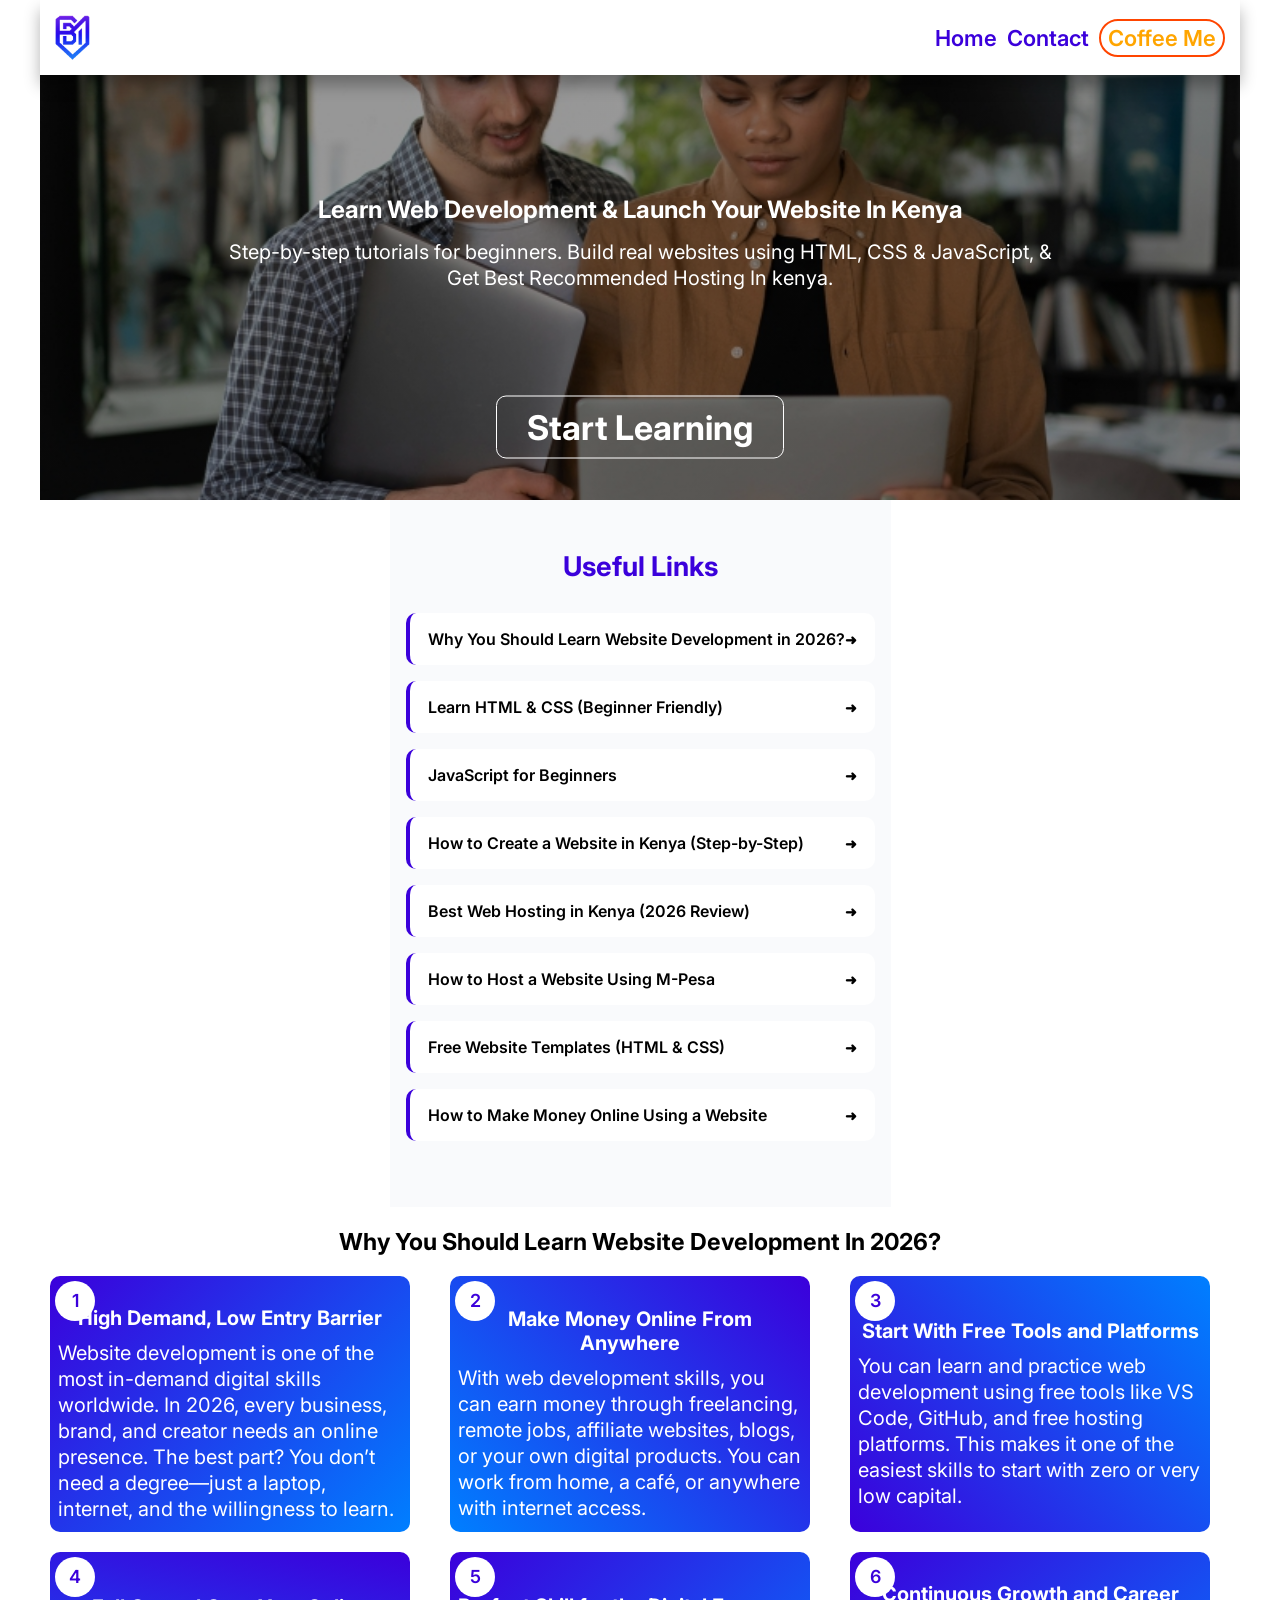
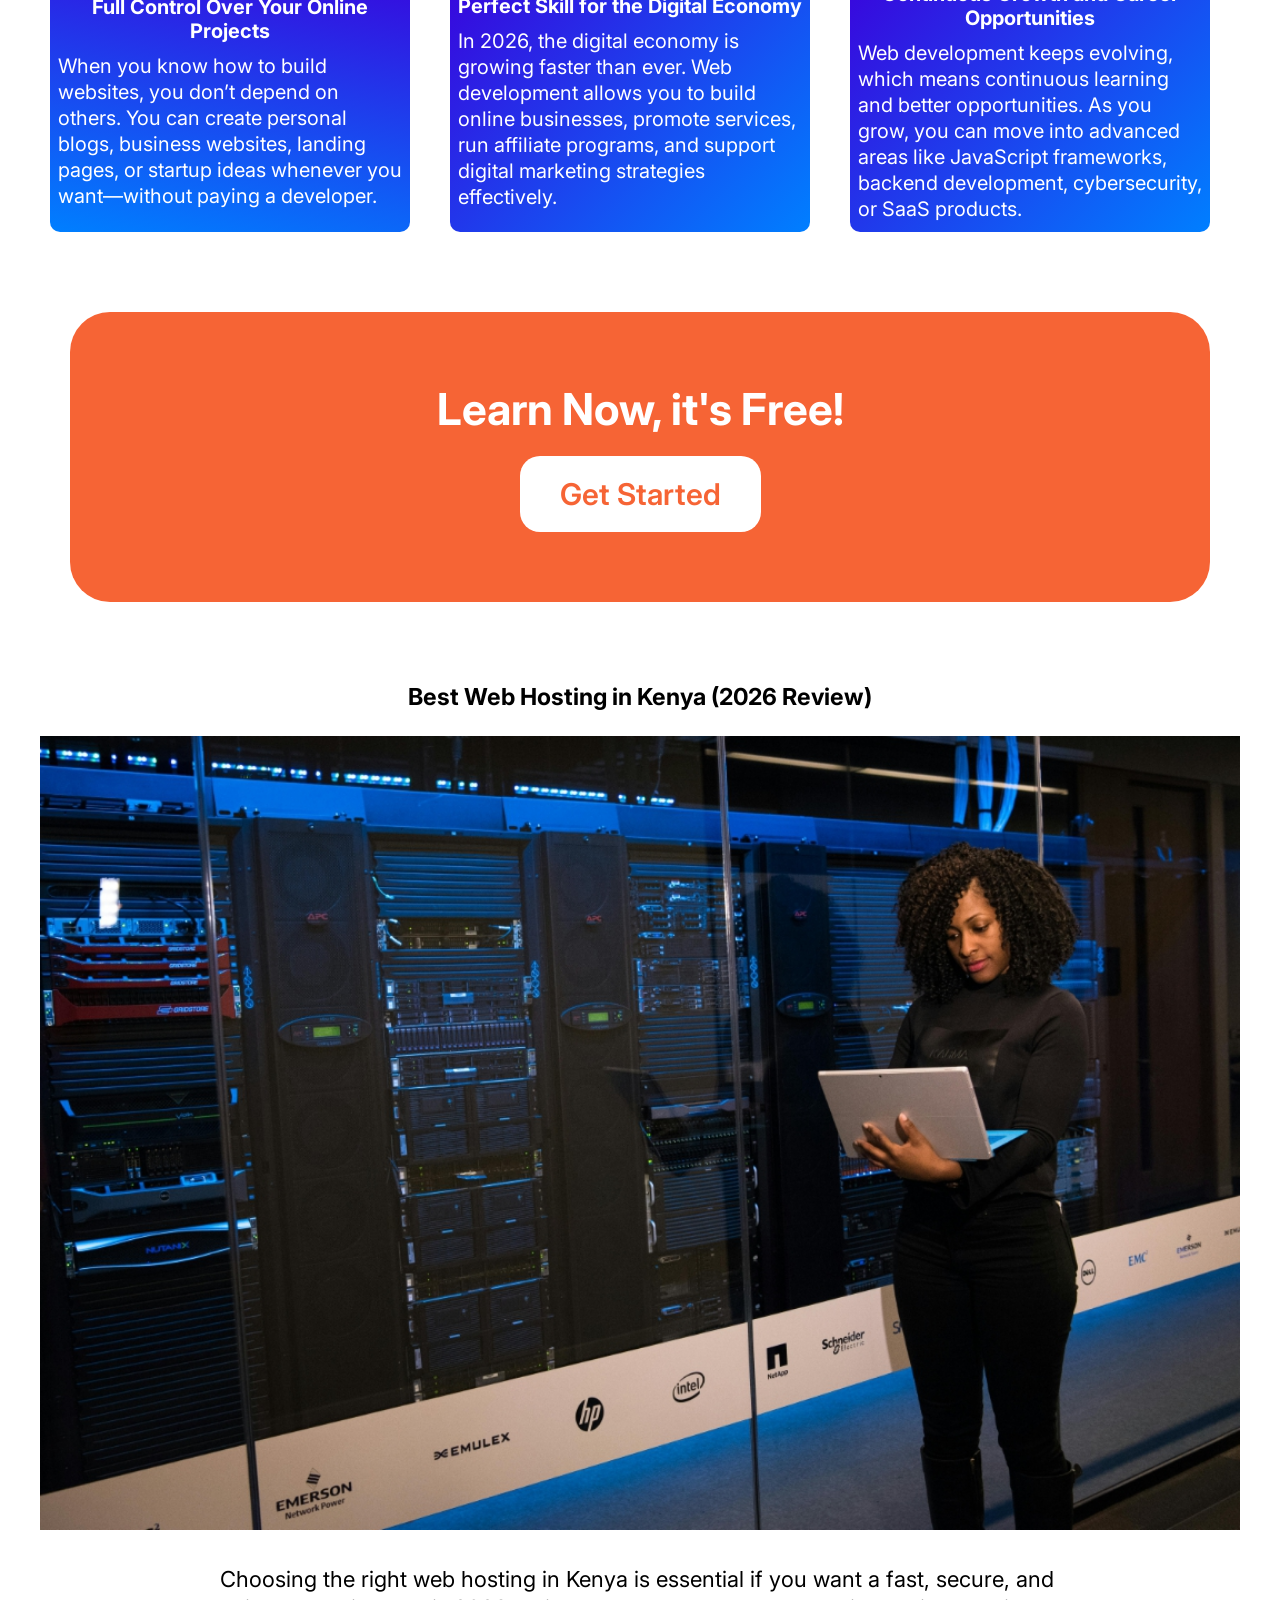
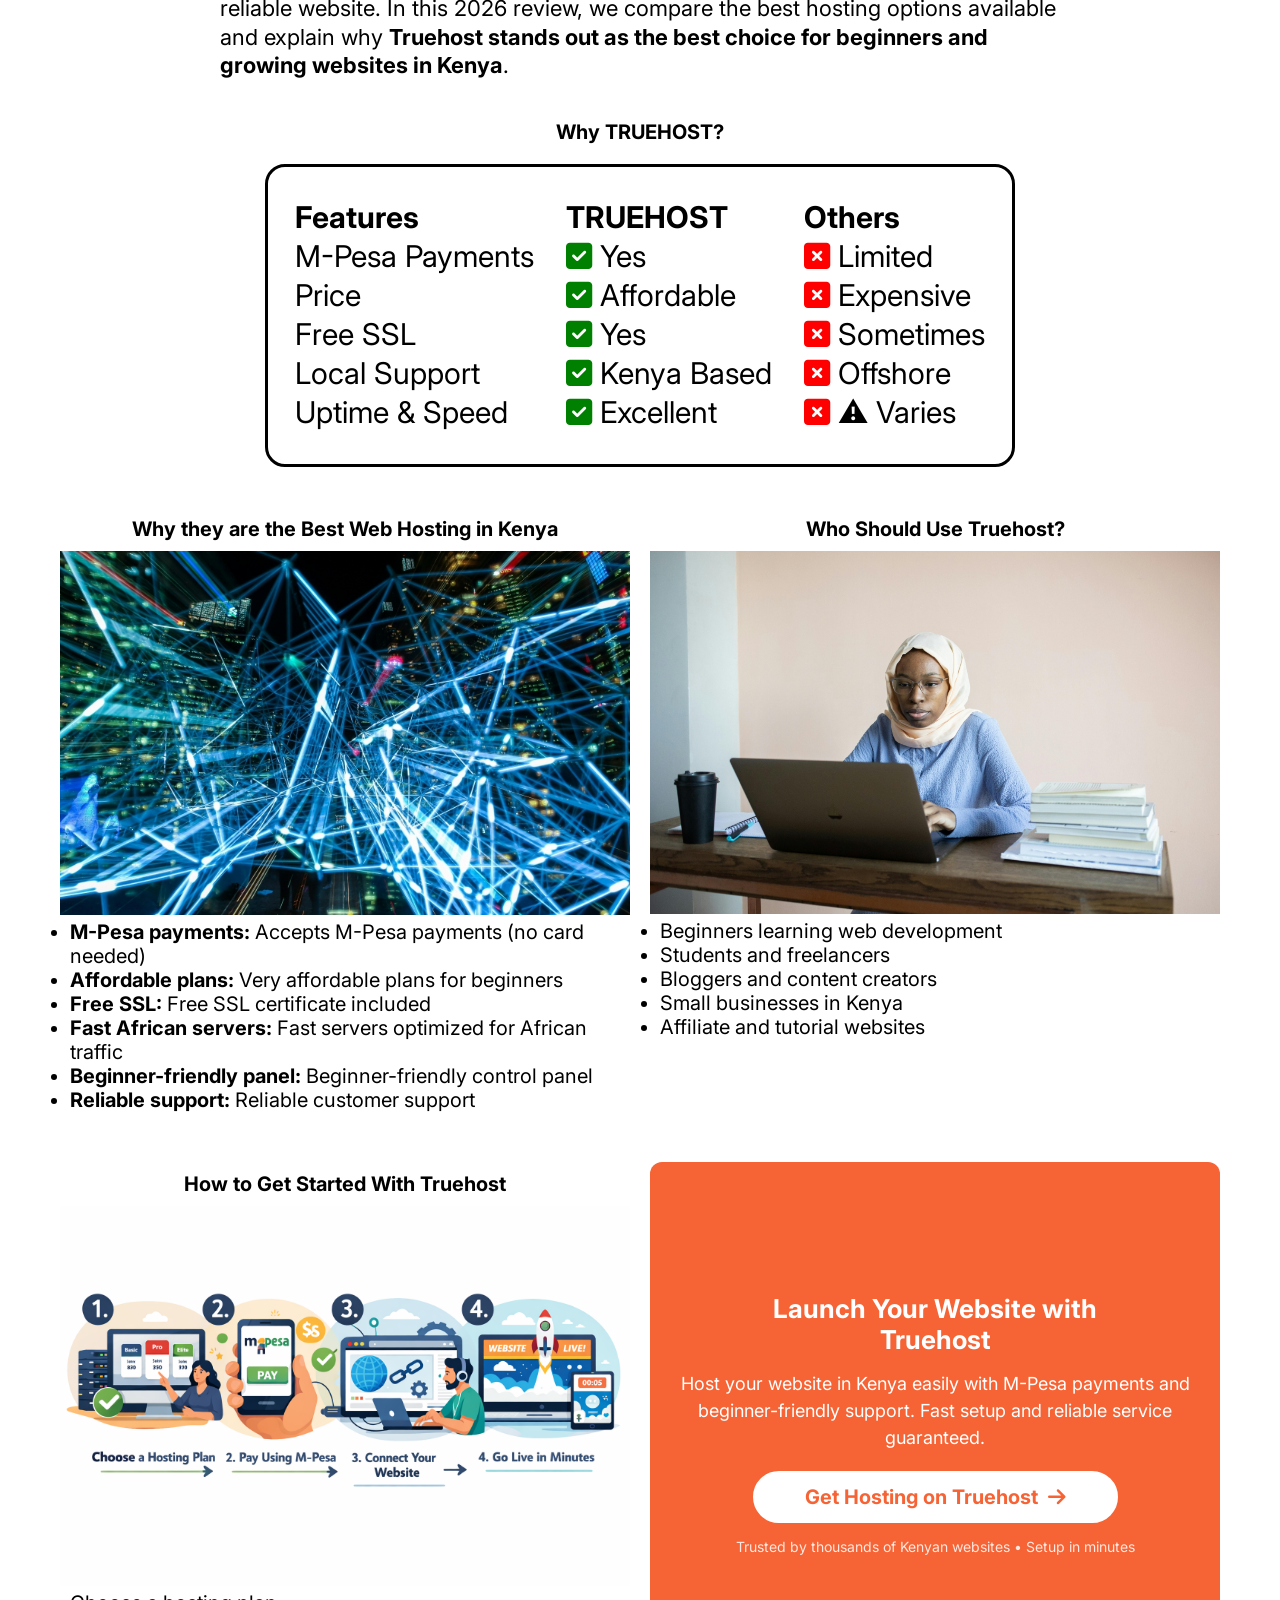
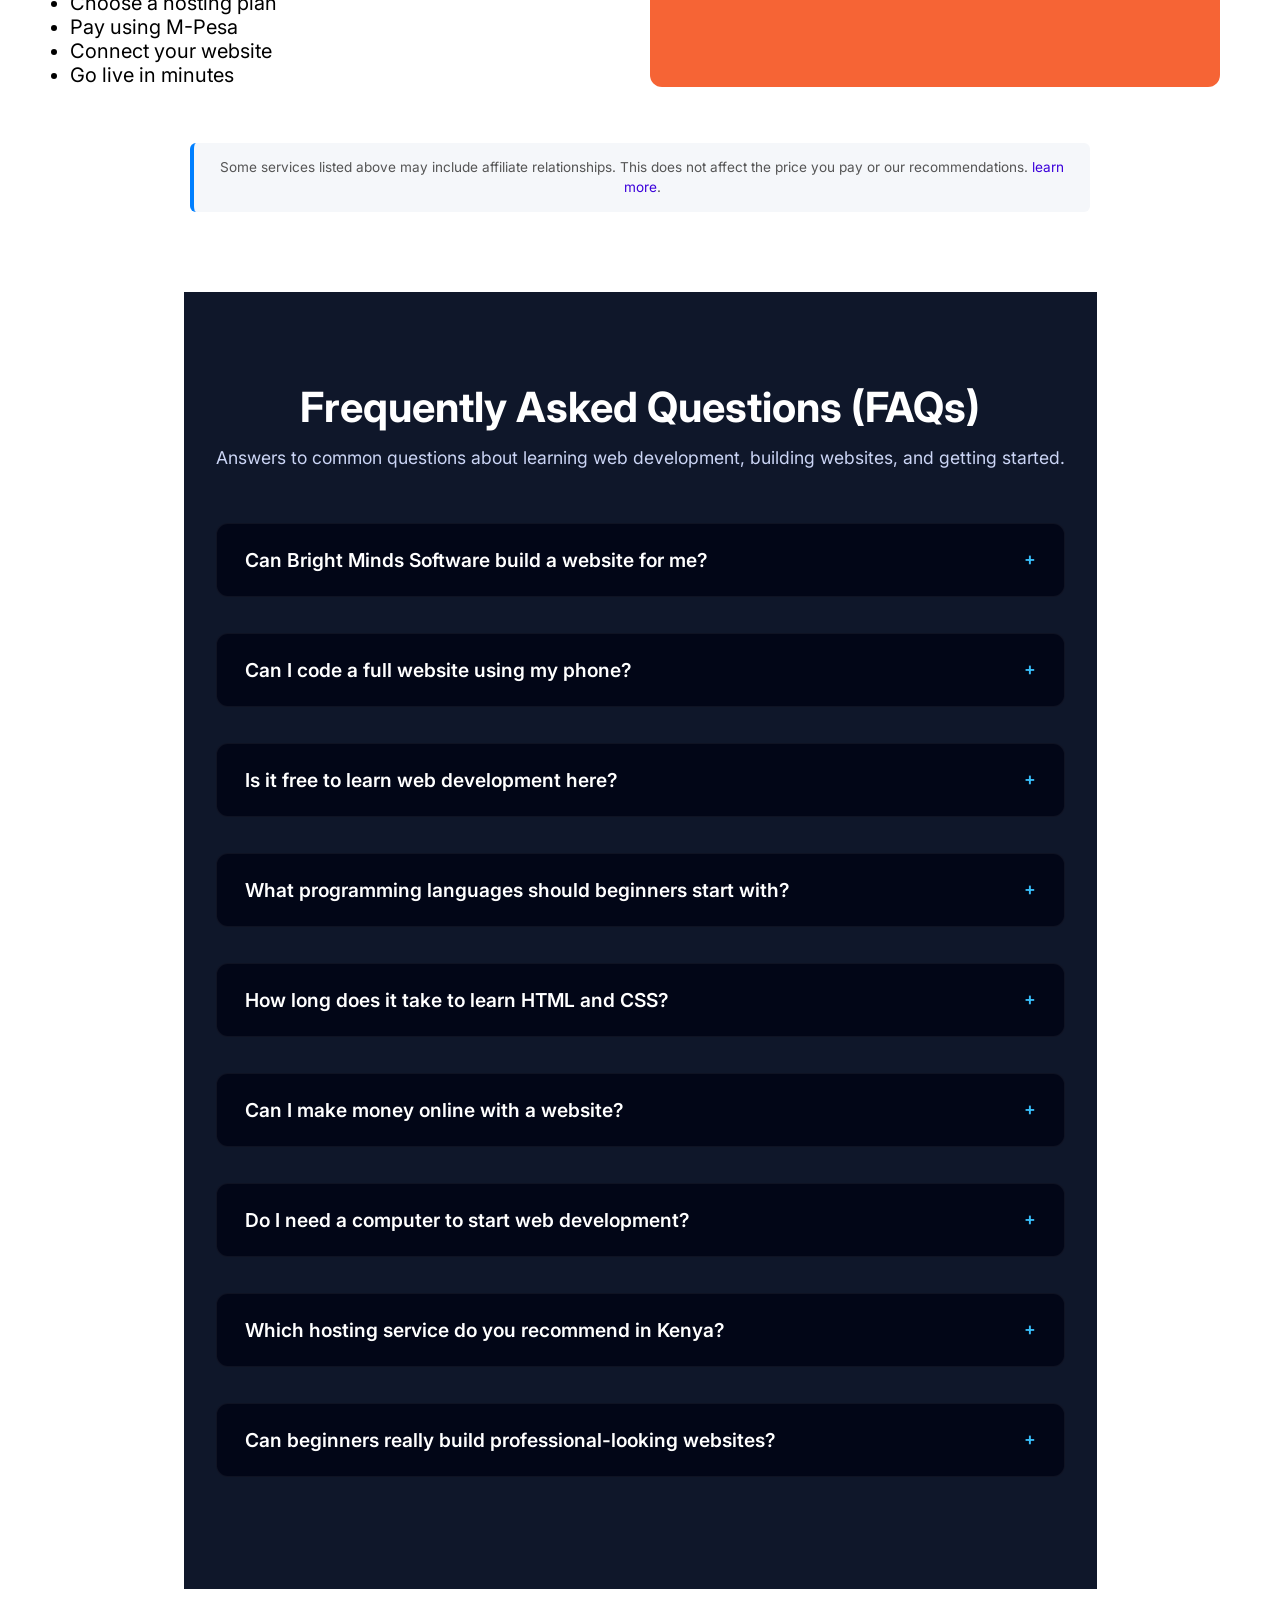
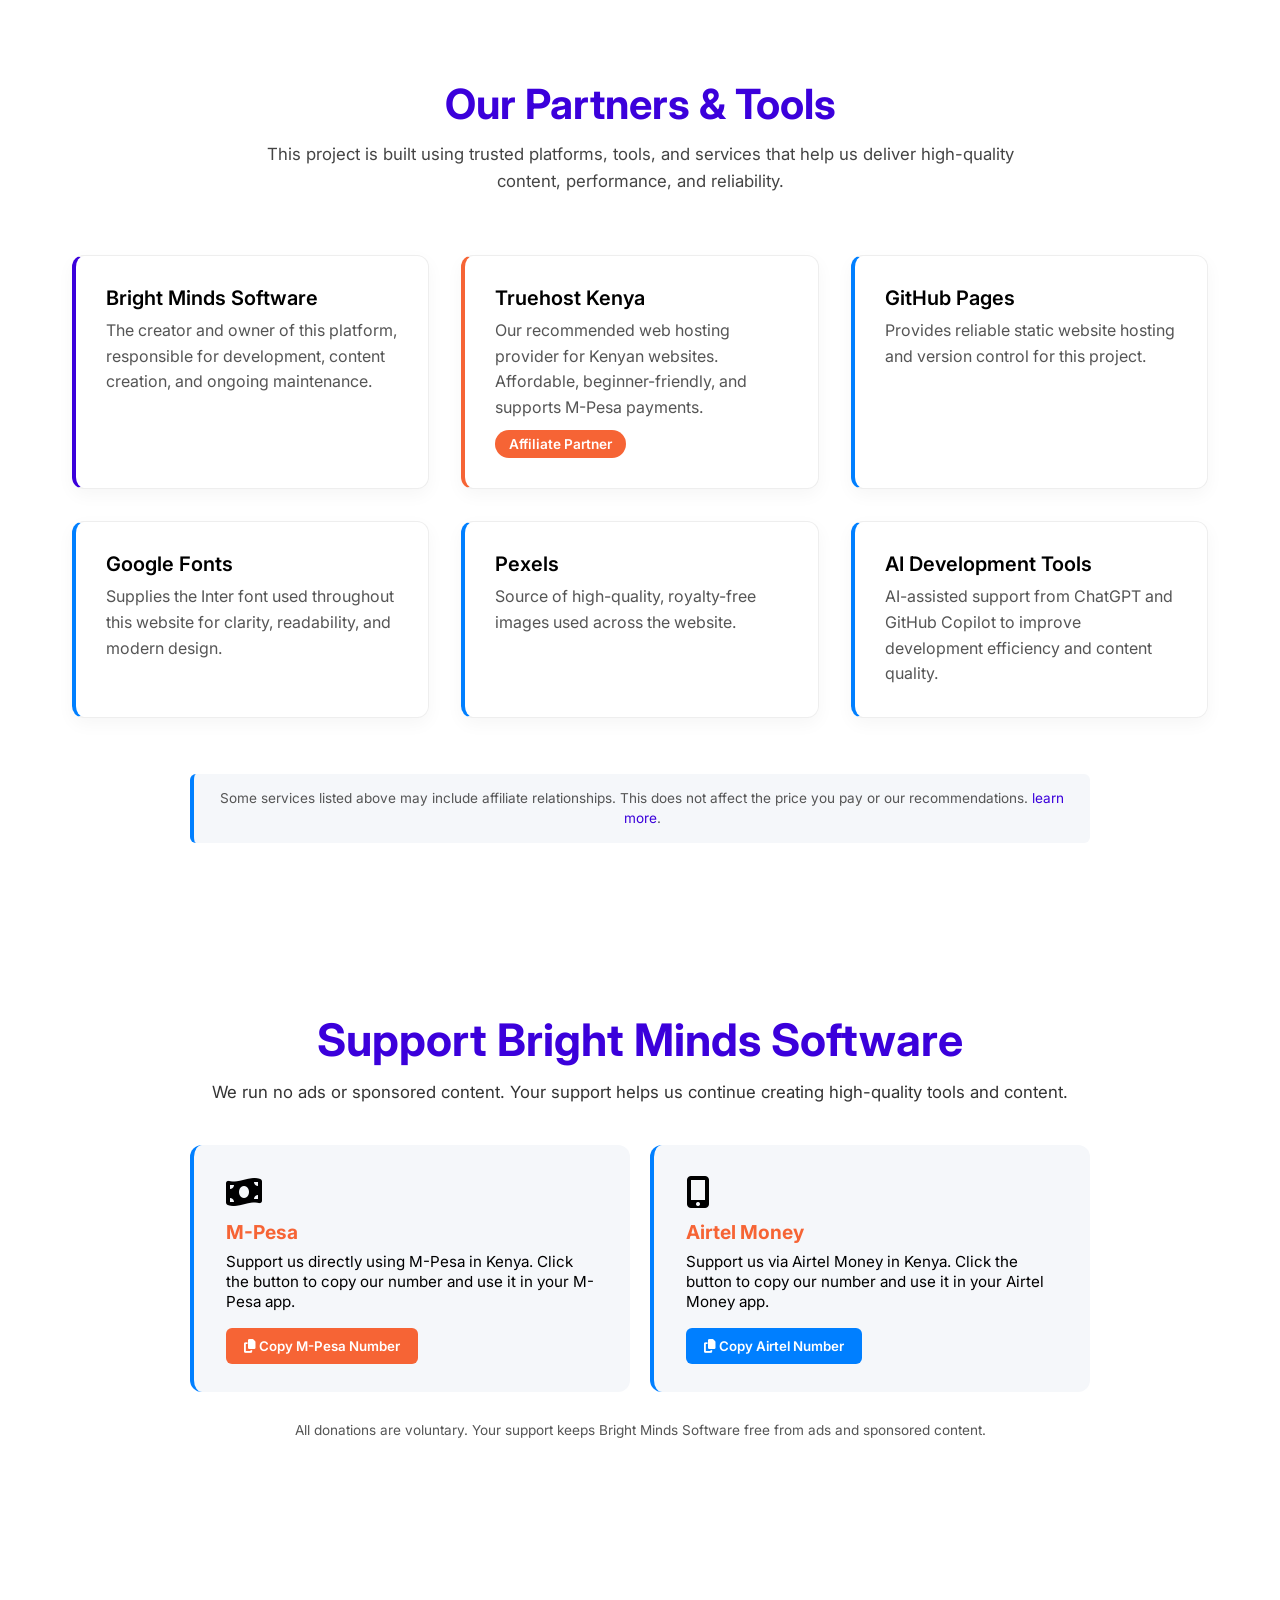
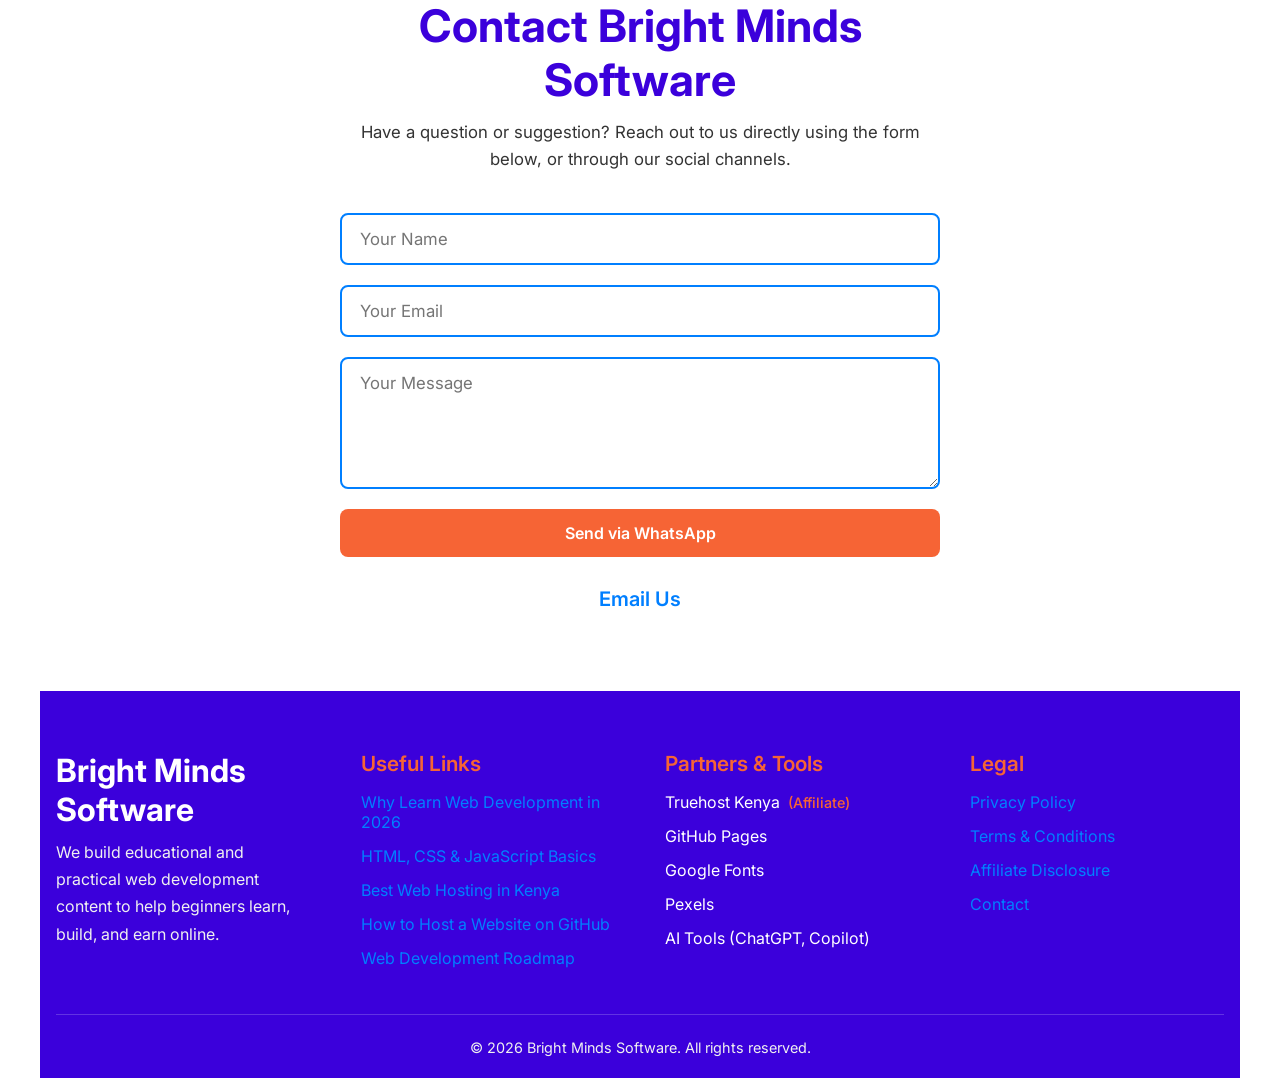
<file: index.html>
<!DOCTYPE html>
<html lang="en">
<head>
    <meta charset="UTF-8">
    <meta name="viewport" content="width=device-width, initial-scale=1.0">

    <!-- Google Fonts -->
    <link href="https://fonts.googleapis.com/css2?family=Inter:wght@300;400;500;600;700;800&display=swap" rel="stylesheet">

    <!-- Font Awesome FREE -->
    <link rel="stylesheet" href="https://cdnjs.cloudflare.com/ajax/libs/font-awesome/6.5.2/css/all.min.css" crossorigin="anonymous" referrerpolicy="no-referrer" />

    <!-- Main CSS -->
    <link rel="stylesheet" href="style.css">

    <!-- SEO Meta Tags -->
    <title>Bright Minds Software | Learn Web Development in Kenya 2026</title>
    <meta name="description" content="Bright Minds Software guides beginners in Kenya to learn web development in 2026. Step-by-step tutorials, hosting tips, and practical projects to help you succeed online.">
    <meta name="keywords" content="web development Kenya, learn HTML CSS JS, hosting website Kenya, Bright Minds Software, web development tutorials 2026">
    <meta name="author" content="Bright Minds Software">

    <!-- Open Graph / Social Sharing -->
    <meta property="og:title" content="Bright Minds Software | Learn Web Development in Kenya 2026">
    <meta property="og:description" content="Step-by-step tutorials and guides to help beginners in Kenya master web development and host their first website in 2026.">
    <meta property="og:type" content="website">
    <meta property="og:url" content="https://brightminds-learn.vercel.app/">
    <meta property="og:image" content="https://brightminds-learn.vercel.app/images/social-preview.png">

    <!-- Twitter Card -->
    <meta name="twitter:card" content="summary_large_image">
    <meta name="twitter:title" content="Bright Minds Software | Learn Web Development in Kenya 2026">
    <meta name="twitter:description" content="Step-by-step tutorials and guides to help beginners in Kenya master web development and host their first website in 2026.">
    <meta name="twitter:image" content="https://brightminds-learn.vercel.app/images/social-preview.png">

    <!-- Favicon -->
    <link rel="icon" href="images/favicon.png" type="image/png">
    <meta name="google-site-verification" content="3nGxbucl1DohjsQT9GTmKEUCxNc9lZaz1bpSvIKS-Tg" />
    </head>
<body>
    <header class="header" id="home">
        <!-- Navs -->
        <div class="navs">
            <img src="images/bms-logo.png" alt="logo image"></img>
            <ul>
                <li><a href="#home" class="home">Home</a></li>
                <li><a href="#contact">Contact</a></li>
                <li><a href="#supportUs" class="truehost">Coffee Me</a></li>
            </ul>
        </div>
        
        <h1>Learn Web Development & Launch Your Website In Kenya</h1>
        <p>Step-by-step tutorials for beginners. Build real websites using HTML, CSS & JavaScript, & Get Best Recommended Hosting In kenya.</p>
        
        <!-- start Learning Button-->
        <div class="start-learning-container">
            
                <a href="pages/learn.html">
                    <button class="start-learning">Start Learning</button>
                </a>
            
        </div>
    </header>
    
    <main class="main">
        
        <!-- USEFUL LINKS SECTION -->
<section class="useful-links-section">
    <h3 class="useful-links-title">Useful Links</h3>

    <div class="useful-links-list">

        <!-- Link 1 -->
        <details class="useful-link-item">
            <summary class="useful-link-summary">
                Why You Should Learn Website Development in 2026?
            </summary>
            <p class="useful-link-text">
                Discover why web development is one of the most valuable and future-proof digital skills, and how it can open doors to online income and career growth.
            </p>
            <a href="#learn">
                <button class="useful-link-get-start-btn">Get Started</button>
            </a>
        </details>

        <!-- Link 2 -->
        <details class="useful-link-item">
            <summary class="useful-link-summary">
                Learn HTML & CSS (Beginner Friendly)
            </summary>
            <p class="useful-link-text">
                Start from the basics and learn how to build and style modern websites using simple, easy-to-follow HTML and CSS lessons.
            </p>
            <a href="pages/learn.html">
                <button class="useful-link-get-start-btn">Start Learning</button>
            </a>
        </details>

        <!-- Link 3 -->
        <details class="useful-link-item">
            <summary class="useful-link-summary">
                JavaScript for Beginners
            </summary>
            <p class="useful-link-text">
                Learn how to make your websites interactive by adding dynamic features using beginner-friendly JavaScript examples.
            </p>
            <a href="pages/learn.html">
                <button class="useful-link-get-start-btn">Start Learning</button>
            </a>
        </details>

        <!-- Link 4 -->
        <details class="useful-link-item">
            <summary class="useful-link-summary">
                How to Create a Website in Kenya (Step-by-Step)
            </summary>
            <p class="useful-link-text">
                A practical guide showing you how to build and publish a website in Kenya using affordable tools and local payment options.
            </p>
            <a href="pages/howto-createawebsite.html">
                <button class="useful-link-get-start-btn">Get Started</button>
            </a>
        </details>

        <!-- Link 5 -->
        <details class="useful-link-item">
            <summary class="useful-link-summary">
                Best Web Hosting in Kenya (2026 Review)
            </summary>
            <p class="useful-link-text">
                An honest review of the most reliable and affordable web hosting services in Kenya to help you choose the right one.
            </p>
            <a href="#webHosting">
                <button class="useful-link-get-start-btn">Get Started</button>
            </a>
        </details>

        <!-- Link 6 -->
        <details class="useful-link-item">
            <summary class="useful-link-summary">
                How to Host a Website Using M-Pesa
            </summary>
            <p class="useful-link-text">
                Learn how to pay for web hosting using M-Pesa and get your website live quickly without needing a credit card.
            </p>
            <a href="pages/howtohosta-website.html">
                <button class="useful-link-get-start-btn">Get Started</button>
            </a>
        </details>

        <!-- Link 7 -->
        <details class="useful-link-item">
            <summary class="useful-link-summary">
                Free Website Templates (HTML & CSS)
            </summary>
            <p class="useful-link-text">
                Download free, clean HTML and CSS templates you can customize and use for personal projects or business websites.
            </p>
            <a href="pages/freetemplates.html">
                <button class="useful-link-get-start-btn">Get Started</button>
            </a>
        </details>

        <!-- Link 8 -->
        <details class="useful-link-item">
            <summary class="useful-link-summary">
                How to Make Money Online Using a Website
            </summary>
            <p class="useful-link-text">
                Explore different ways to earn money online by building websites, blogging, freelancing, and affiliate marketing.
            </p>
            <a href="pages/makemoney.html">
                <button class="useful-link-get-start-btn">Get Started</button>
            </a>
        </details>

    </div>
</section>
<!-- USEFUL LINKS SECTION END -->
        
        
        <div class="learn" id="learn">
            <h3>Why You Should Learn Website Development In 2026?</h3>
            
            <!-- Cards -->
            <div class="cards">
                
                <!-- Card Reason 1 -->
                <div class="reasons one">
                    <!-- card Number -->
                    <div class="number">
                        <p>1</p>
                    </div>
                    <!-- card content -->
                    <h4> High Demand, Low Entry Barrier</h4>
                    <p>Website development is one of the most in-demand digital skills worldwide. In 2026, every business, brand, and creator needs an online presence. The best part? You don’t need a degree—just a laptop, internet, and the willingness to learn.</p>
                </div>
                <!-- Card Reason 1 Ends-->
                
                <!-- Card Reason 2 -->
                <div class="reasons two">
                    <!-- card Number -->
                    <div class="number">
                        <p>2</p>
                    </div>
                    <!-- card content -->
                    <h4>Make Money Online From Anywhere</h4>
                    <p>With web development skills, you can earn money through freelancing, remote jobs, affiliate websites, blogs, or your own digital products. You can work from home, a café, or anywhere with internet access.</p>
                </div>
                <!-- Card Reason 2 Ends-->
                
                <!-- Card Reason 3 -->
                <div class="reasons three">
                    <!-- card Number -->
                    <div class="number">
                        <p>3</p>
                    </div>
                    <!-- card content -->
                    <h4>Start With Free Tools and Platforms</h4>
                    <p>You can learn and practice web development using free tools like VS Code, GitHub, and free hosting platforms. This makes it one of the easiest skills to start with zero or very low capital.</p>
                </div>
                <!-- Card Reason 3 Ends-->
                
                <!-- Card Reason 4 -->
                <div class="reasons four">
                    <!-- card Number -->
                    <div class="number">
                        <p>4</p>
                    </div>
                    <!-- card content -->
                    <h4>Full Control Over Your Online Projects</h4>
                    <p>When you know how to build websites, you don’t depend on others. You can create personal blogs, business websites, landing pages, or startup ideas whenever you want—without paying a developer.</p>
                </div>
                <!-- Card Reason 4 Ends-->
                
                <!-- Card Reason 5 -->
                <div class="reasons five">
                    <!-- card Number -->
                    <div class="number">
                        <p>5</p>
                    </div>
                    <!-- card content -->
                    <h4>Perfect Skill for the Digital Economy</h4>
                    <p>In 2026, the digital economy is growing faster than ever. Web development allows you to build online businesses, promote services, run affiliate programs, and support digital marketing strategies effectively.</p>
                </div>
                <!-- Card Reason 5 Ends-->
                
                <!-- Card Reason 6 -->
                <div class="reasons six">
                    <!-- card Number -->
                    <div class="number">
                        <p>6</p>
                    </div>
                    <!-- card content -->
                    <h4>Continuous Growth and Career Opportunities</h4>
                    <p>Web development keeps evolving, which means continuous learning and better opportunities. As you grow, you can move into advanced areas like JavaScript frameworks, backend development, cybersecurity, or SaaS products.</p>
                </div>
                <!-- Card Reason 6 Ends-->                
            </div><!-- Cards ends-->
            
            
            
            <!-- Learn Now CTA Section-->
            <div class="learn-now">
                <h2>Learn Now, it's Free!</h2>
                <a href="pages/learn.html" target="_blank">
                    <button>Get Started</button>
                </a>
            </div>
            
            <!-- START Best Web Hosting in Kenya (2026 Review) -->
            <div class="web-hosting-in-kenya" id="webHosting">
                <h3>Best Web Hosting in Kenya (2026 Review)</h3>
                
                <div class="web-hosting-detailes">
                    <img src="images/hosting-data-center.jpg" alt="A data center Showing hosting websites"></img>
                    <p class="web-hosting-detailes-paragraph">Choosing the right web hosting in Kenya is essential if you want a fast, secure, and reliable website. In this 2026 review, we compare the best hosting options available and explain why <strong>Truehost stands out as the best choice for beginners and growing websites in Kenya</strong>.</p>                                        
                </div>
                
                <h4>Why TRUEHOST?</h4>
                <table>
                    <tr>
                        <th>Features</th>
                        <th>TRUEHOST</th>
                        <th>Others</th>
                    </tr>
                    <td>
                        <p>M-Pesa Payments</p>
                        <p>Price</p>
                        <p>Free SSL</p>
                        <p>Local Support</p>
                        <p>Uptime & Speed</p>
                    </td>
                    <td>
                        <p><i class="fa-solid fa-square-check green-bg"></i> Yes</p>
                        <p><i class="fa-solid fa-square-check green-bg"></i> Affordable</p>
                        <p><i class="fa-solid fa-square-check green-bg"></i> Yes</p>
                        <p><i class="fa-solid fa-square-check green-bg"></i> Kenya Based</p>
                        <p><i class="fa-solid fa-square-check green-bg"></i> Excellent</p>
                    </td>
                    <td>
    <p><i class="fa-solid fa-square-xmark red-bg"></i> Limited</p>
    <p><i class="fa-solid fa-square-xmark red-bg"></i> Expensive</p>
    <p><i class="fa-solid fa-square-xmark red-bg"></i> Sometimes</p>
    <p><i class="fa-solid fa-square-xmark red-bg"></i> Offshore</p>
    <p><i class="fa-solid fa-square-xmark red-bg"></i> ⚠ Varies</p>
</td>
                    
                </table>
                
                
                
                <!-- Why they are the Best Web Hosting in Kenya SECTION-->
                <div class="hosting-features" aria-label="Key benefits">                    
                    
                    
                    <!-- child One -->
                    <div>
                        <h4>Why they are the Best Web Hosting in Kenya</h4>
                    <img src="images/internet-speed-illustration.jpg" alt="internet speed illustration image">
  <ul>
    <li><strong>M-Pesa payments:</strong> Accepts M-Pesa payments (no card needed)</li>
    <li><strong>Affordable plans:</strong> Very affordable plans for beginners</li>
    <li><strong>Free SSL:</strong> Free SSL certificate included</li>
    <li><strong>Fast African servers:</strong> Fast servers optimized for African traffic</li>
    <li><strong>Beginner-friendly panel:</strong> Beginner-friendly control panel</li>
    <li><strong>Reliable support:</strong> Reliable customer support</li>
  </ul>
                    </div>
                    
                    <!-- child two -->
                    <div>
                        <h4>Who Should Use Truehost?</h4>
                        <img src="images/student-coding-img.jpg" alt="student coding image"></img>
                        <div class="target-audience" aria-label="Who this is for">
  <ul>
    <li>Beginners learning web development</li>
    <li>Students and freelancers</li>
    <li>Bloggers and content creators</li>
    <li>Small businesses in Kenya</li>
    <li>Affiliate and tutorial websites</li>
  </ul>
                        </div>
                    </div>
                    <!-- child three -->
                    <div>
                        <h4>How to Get Started With Truehost</h4>
                        <img src="images/get-started-flow-img.png" alt="get started flow image"></img>
                        <div class="setup-steps" aria-label="How it works">
  <ul>
    <li>Choose a hosting plan</li>
    <li>Pay using M-Pesa</li>
    <li>Connect your website</li>
    <li>Go live in minutes</li>
  </ul>
                         </div>
                    </div>
                    <div class="truehost-get-started-link">
    <h1>Launch Your Website with Truehost</h1>
    <p>Host your website in Kenya easily with M-Pesa payments and beginner-friendly support. Fast setup and reliable service guaranteed.</p>
    <a href="https://truehost.co.ke/cloud/aff.php?aff=4148" target="_blank" rel="noopener noreferrer">
        <button>Get Hosting on Truehost <i class="fas fa-arrow-right"></i></button>
    </a>
    <small>Trusted by thousands of Kenyan websites • Setup in minutes</small>
</div>
                    
              </div>
              
              
              
                   <!-- Disclaimer -->
        <div class="partners-disclaimer below-affiliate">
            <p class="disclaimer-text">
                Some services listed above may include affiliate relationships.
                This does not affect the price you pay or our recommendations.
                <a href="pages/affiliate-disclosure.html">learn more</a>.                
            </p>
        </div>
            </div>
            
            
       
                                   
            <!-- Best Web Hosting in Kenya (2026 Review) ENDS -->                                                                  
        </div> 
        
        
        
        
               
    <!-- FAQs Section -->
<section class="faq-section">
    <div class="faq-container">

        <h2 class="faq-title">Frequently Asked Questions (FAQs)</h2>
        <p class="faq-subtitle">
            Answers to common questions about learning web development, building websites, and getting started.
        </p>

        <!-- FAQ List -->
        <div class="faq-list">

            <details class="faq-item">
                <summary class="faq-question">
                    Can Bright Minds Software build a website for me?
                </summary>
                <p class="faq-answer">
                    Yes! We offer web development services for beginners, businesses, and content creators. You can contact us to discuss your project requirements.
                </p>
            </details>

            <details class="faq-item">
                <summary class="faq-question">
                    Can I code a full website using my phone?
                </summary>
                <p class="faq-answer">
                    Absolutely. This website itself was built entirely on a phone using code editors, GitHub, and AI tools.
                </p>
            </details>

            <details class="faq-item">
                <summary class="faq-question">
                    Is it free to learn web development here?
                </summary>
                <p class="faq-answer">
                    Yes. We provide beginner-friendly tutorials, guides, and resources for free.
                </p>
            </details>

            <details class="faq-item">
                <summary class="faq-question">
                    What programming languages should beginners start with?
                </summary>
                <p class="faq-answer">
                    Start with HTML, CSS, and JavaScript. These are the core building blocks of the web.
                </p>
            </details>

            <details class="faq-item">
                <summary class="faq-question">
                    How long does it take to learn HTML and CSS?
                </summary>
                <p class="faq-answer">
                    With consistent practice, most beginners can build a functional website in about a month.
                </p>
            </details>

            <details class="faq-item">
                <summary class="faq-question">
                    Can I make money online with a website?
                </summary>
                <p class="faq-answer">
                    Yes. Through ads, affiliate marketing, freelancing, blogs, or digital products.
                </p>
            </details>

            <details class="faq-item">
                <summary class="faq-question">
                    Do I need a computer to start web development?
                </summary>
                <p class="faq-answer">
                    No. You can start learning and building websites using only a smartphone.
                </p>
            </details>

            <details class="faq-item">
                <summary class="faq-question">
                    Which hosting service do you recommend in Kenya?
                </summary>
                <p class="faq-answer">
                    We recommend Truehost Kenya for beginners because it supports M-Pesa and offers reliable local support.
                </p>
            </details>

            <details class="faq-item">
                <summary class="faq-question">
                    Can beginners really build professional-looking websites?
                </summary>
                <p class="faq-answer">
                    Yes. With proper guidance and modern tools, beginners can build professional websites faster than ever.
                </p>
            </details>

        </div>
    </div>
</section>
<!-- FAQs Section ENDS -->



        
                         </div>
                    </div>
                    
                    
                </div>
            </div>
                                   
            <!-- Best Web Hosting in Kenya (2026 Review) ENDS -->            
        </div>
        
        
        
        
        <!-- partners section -->
        <section class="partners-section">
    <div class="partners-container">

        <!-- Section Header -->
        <div class="partners-header">
            <h2 class="partners-title">Our Partners & Tools</h2>
            <p class="partners-subtitle">
                This project is built using trusted platforms, tools, and services that help us deliver
                high-quality content, performance, and reliability.
            </p>
        </div>

        <!-- Partners Grid -->
        <div class="partners-grid">

            <!-- Bright Minds Software -->
            <div class="partner-card partner-owner">
                <h3 class="partner-name">Bright Minds Software</h3>
                <p class="partner-description">
                    The creator and owner of this platform, responsible for development, content creation,
                    and ongoing maintenance.
                </p>
            </div>

            <!-- Truehost Kenya -->
            <div class="partner-card partner-affiliate">
                <h3 class="partner-name">Truehost Kenya</h3>
                <p class="partner-description">
                    Our recommended web hosting provider for Kenyan websites. Affordable, beginner-friendly,
                    and supports M-Pesa payments.
                </p>
                <span class="partner-badge">Affiliate Partner</span>
            </div>

            <!-- GitHub Pages -->
            <div class="partner-card partner-platform">
                <h3 class="partner-name">GitHub Pages</h3>
                <p class="partner-description">
                    Provides reliable static website hosting and version control for this project.
                </p>
            </div>

            <!-- Google Fonts -->
            <div class="partner-card partner-resource">
                <h3 class="partner-name">Google Fonts</h3>
                <p class="partner-description">
                    Supplies the Inter font used throughout this website for clarity, readability,
                    and modern design.
                </p>
            </div>

            <!-- Pexels -->
            <div class="partner-card partner-resource">
                <h3 class="partner-name">Pexels</h3>
                <p class="partner-description">
                    Source of high-quality, royalty-free images used across the website.
                </p>
            </div>

            <!-- AI Tools -->
            <div class="partner-card partner-ai">
                <h3 class="partner-name">AI Development Tools</h3>
                <p class="partner-description">
                    AI-assisted support from ChatGPT and GitHub Copilot to improve development efficiency
                    and content quality.
                </p>
            </div>

        </div>

        <!-- Disclaimer -->
        <div class="partners-disclaimer">
            <p class="disclaimer-text">
                Some services listed above may include affiliate relationships.
                This does not affect the price you pay or our recommendations.
                <a href="pages/affiliate-disclosure.html">learn more</a>.
            </p>
        </div>

    </div>
</section>
        
        <!-- partners section ENDS HERE-->
        
        
        
        
        <!-- Support Us Section-->
        
        <section class="support-section" id="supportUs">
    <div class="support-container">

        <!-- Section Header -->
        <div class="support-header">
            <h2>Support Bright Minds Software</h2>
            <p>We run no ads or sponsored content. Your support helps us continue creating high-quality tools and content.</p>
        </div>

        <!-- Support Options -->
        <div class="support-options">

            <!-- M-Pesa -->
            <div class="support-card">
                <div class="partner-icon"><i class="fas fa-money-bill-wave"></i></div>
                <h3>M-Pesa</h3>
                <p>Support us directly using M-Pesa in Kenya. Click the button to copy our number and use it in your M-Pesa app.</p>
                <button type="button" class="support-btn mpesa-btn" data-number="0745736283">
                    <i class="fas fa-copy"></i> Copy M-Pesa Number
                </button>
            </div>

            <!-- Airtel Money -->
            <div class="support-card">
                <div class="partner-icon"><i class="fas fa-mobile-alt"></i></div>
                <h3>Airtel Money</h3>
                <p>Support us via Airtel Money in Kenya. Click the button to copy our number and use it in your Airtel Money app.</p>
                <button type="button" class="support-btn airtel-btn" data-number="0780493390">
                    <i class="fas fa-copy"></i> Copy Airtel Number
                </button>
            </div>

        </div>

        <!-- Confirmation message -->
        <div id="copy-message" class="copy-message">Number copied to clipboard!</div>

        <!-- Disclaimer -->
        <div class="support-disclaimer">
            <p>All donations are voluntary. Your support keeps Bright Minds Software free from ads and sponsored content.</p>
        </div>

    </div>
</section>
        
        
        <!-- support us section ENDS HERE-->
        
        
        <!-- contact section-->
        
        <section id="contact" class="contact-section">
    <div class="contact-container">

        <!-- Section Header -->
        <div class="contact-header">
            <h2>Contact Bright Minds Software</h2>
            <p>Have a question or suggestion? Reach out to us directly using the form below, or through our social channels.</p>
        </div>

        <!-- Contact Form -->
        <form class="contact-form" id="whatsapp-form">
            <input type="text" id="name" placeholder="Your Name" required>
            <input type="email" id="email" placeholder="Your Email" required>
            <textarea id="message" rows="5" placeholder="Your Message" required></textarea>
            <button type="button" id="send-whatsapp" class="contact-btn">Send via WhatsApp</button>
        </form>

        <!-- Optional Social Links -->
        <div class="contact-social">
            <a href="mailto:brightmindsoftware@email.com" class="social-link">Email Us</a>
            
        </div>

    </div>
</section>
        
        <!-- contact section ENDS HERE-->
        
        
        
        
        <!-- Footer section -->
        
        <footer class="site-footer">
    <div class="footer-container">

        <!-- Brand & About -->
        <div class="footer-column footer-brand">
            <h3 class="footer-logo">Bright Minds Software</h3>
            <p class="footer-description">
                We build educational and practical web development content to help beginners
                learn, build, and earn online.
            </p>
        </div>

        <!-- Useful Links -->
        <div class="footer-column footer-links">
            <h4 class="footer-title">Useful Links</h4>
            <ul>
                <li><a href="#learn">Why Learn Web Development in 2026</a></li>
                <li><a href="pages/learn.html">HTML, CSS & JavaScript Basics</a></li>
                <li><a href="#webHosting">Best Web Hosting in Kenya</a></li>
                <li><a href="pages/howtohost-github.html">How to Host a Website on GitHub</a></li>
                <li><a href="pages/web-devroadmap.html">Web Development Roadmap</a></li>
            </ul>
        </div>

        <!-- Partners -->
        <div class="footer-column footer-partners">
            <h4 class="footer-title">Partners & Tools</h4>
            <ul>
                <li>Truehost Kenya <span>(Affiliate)</span></li>
                <li>GitHub Pages</li>
                <li>Google Fonts</li>
                <li>Pexels</li>
                <li>AI Tools (ChatGPT, Copilot)</li>
            </ul>
        </div>

        <!-- Legal -->
        <div class="footer-column footer-legal">
            <h4 class="footer-title">Legal</h4>
            <ul>
                <li><a href="pages/private-policy.html">Privacy Policy</a></li>
                <li><a href="pages/terms-condtion.html">Terms & Conditions</a></li>
                <li><a href="pages/affiliate-disclosure.html">Affiliate Disclosure</a></li>
                <li><a href="#contact">Contact</a></li>
            </ul>
        </div>

    </div>

    <!-- Bottom Bar -->
    <div class="footer-bottom">
        <p>
            © 2026 Bright Minds Software. All rights reserved.
        </p>
    </div>
</footer>


<script src="script.js"></script>
</body>
</html>
        
        
        
        <!-- Footer section ENDS HERE-->
</file>
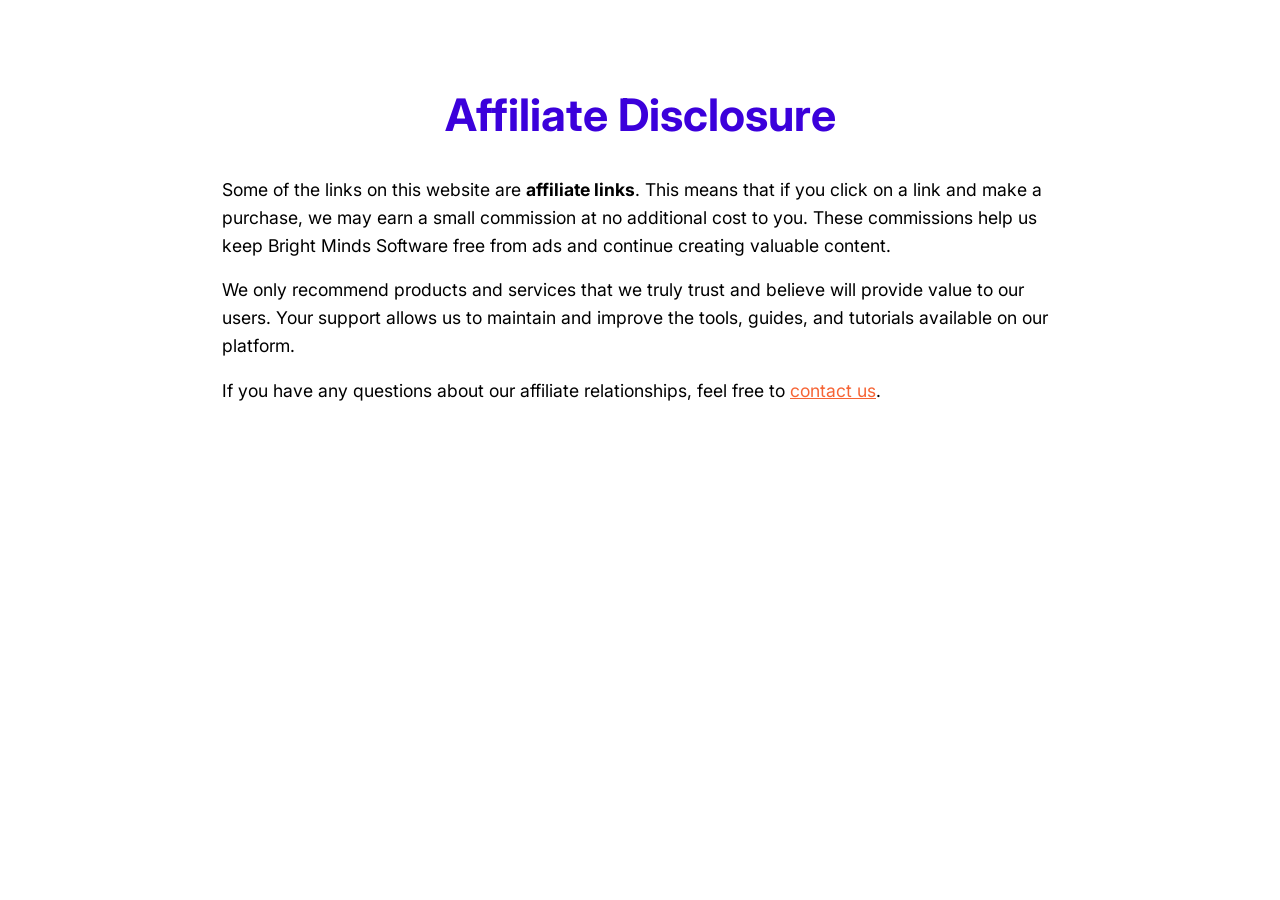
<file: pages/affiliate-disclosure.html>
<!DOCTYPE html>
<html lang="en">
<head>
    <meta charset="UTF-8">
    <meta name="viewport" content="width=device-width, initial-scale=1.0">

    <!-- Google Fonts -->
    <link rel="preconnect" href="https://fonts.googleapis.com">
    <link rel="preconnect" href="https://fonts.gstatic.com" crossorigin>
    <link href="https://fonts.googleapis.com/css2?family=Inter:wght@400;500;700&display=swap" rel="stylesheet">

    <!-- Font Awesome FREE -->
    <link rel="stylesheet" href="https://cdnjs.cloudflare.com/ajax/libs/font-awesome/6.5.2/css/all.min.css" crossorigin="anonymous" referrerpolicy="no-referrer" />

    <!-- Page CSS -->
    <link rel="stylesheet" href="affiliate-disclosure.css">

    <!-- SEO Meta Tags -->
    <title>Affiliate Disclosure | Bright Minds Software</title>
    <meta name="description" content="Bright Minds Software may include affiliate links on this website. This disclosure ensures transparency and trust while you explore our web development guides.">
    <meta name="keywords" content="affiliate disclosure, Bright Minds Software, web development Kenya, transparency, affiliate links">
    <meta name="author" content="Bright Minds Software">

    <!-- Open Graph / Social Sharing -->
    <meta property="og:title" content="Affiliate Disclosure | Bright Minds Software">
    <meta property="og:description" content="This page explains how Bright Minds Software uses affiliate links. Transparency and trust are our priorities while sharing web development tutorials.">
    <meta property="og:type" content="website">
    <meta property="og:url" content="https://brightminds-learn.vercel.app/pages/affiliate-disclosure.html">
    <meta property="og:image" content="https://brightminds-learn.vercel.app/images/social-preview.png">

    <!-- Twitter Card -->
    <meta name="twitter:card" content="summary_large_image">
    <meta name="twitter:title" content="Affiliate Disclosure | Bright Minds Software">
    <meta name="twitter:description" content="This page explains how Bright Minds Software uses affiliate links. Transparency and trust are our priorities while sharing web development tutorials.">
    <meta name="twitter:image" content="https://brightminds-learn.vercel.app/images/social-preview.png">

    <!-- Favicon -->
    <link rel="icon" href="images/favicon.png" type="image/png">
</head>
<body>

    <!-- Affiliate Disclosure Section -->
    <section class="affiliate-disclosure-section">
        <div class="affiliate-container">

            <!-- Header -->
            <div class="affiliate-header">
                <h1>Affiliate Disclosure</h1>
            </div>

            <!-- Text Content -->
            <div class="affiliate-text">
                <p>
                    Some of the links on this website are <strong>affiliate links</strong>. This means that if you click on a link and make a purchase, 
                    we may earn a small commission at no additional cost to you. These commissions help us keep Bright Minds Software free from ads 
                    and continue creating valuable content.
                </p>
                <p>
                    We only recommend products and services that we truly trust and believe will provide value to our users. Your support allows us 
                    to maintain and improve the tools, guides, and tutorials available on our platform.
                </p>
                <p>
                    If you have any questions about our affiliate relationships, feel free to 
                    <a href="../index.html#contact">contact us</a>.
                </p>
            </div>

        </div>
    </section>

</body>
</html>
</file>
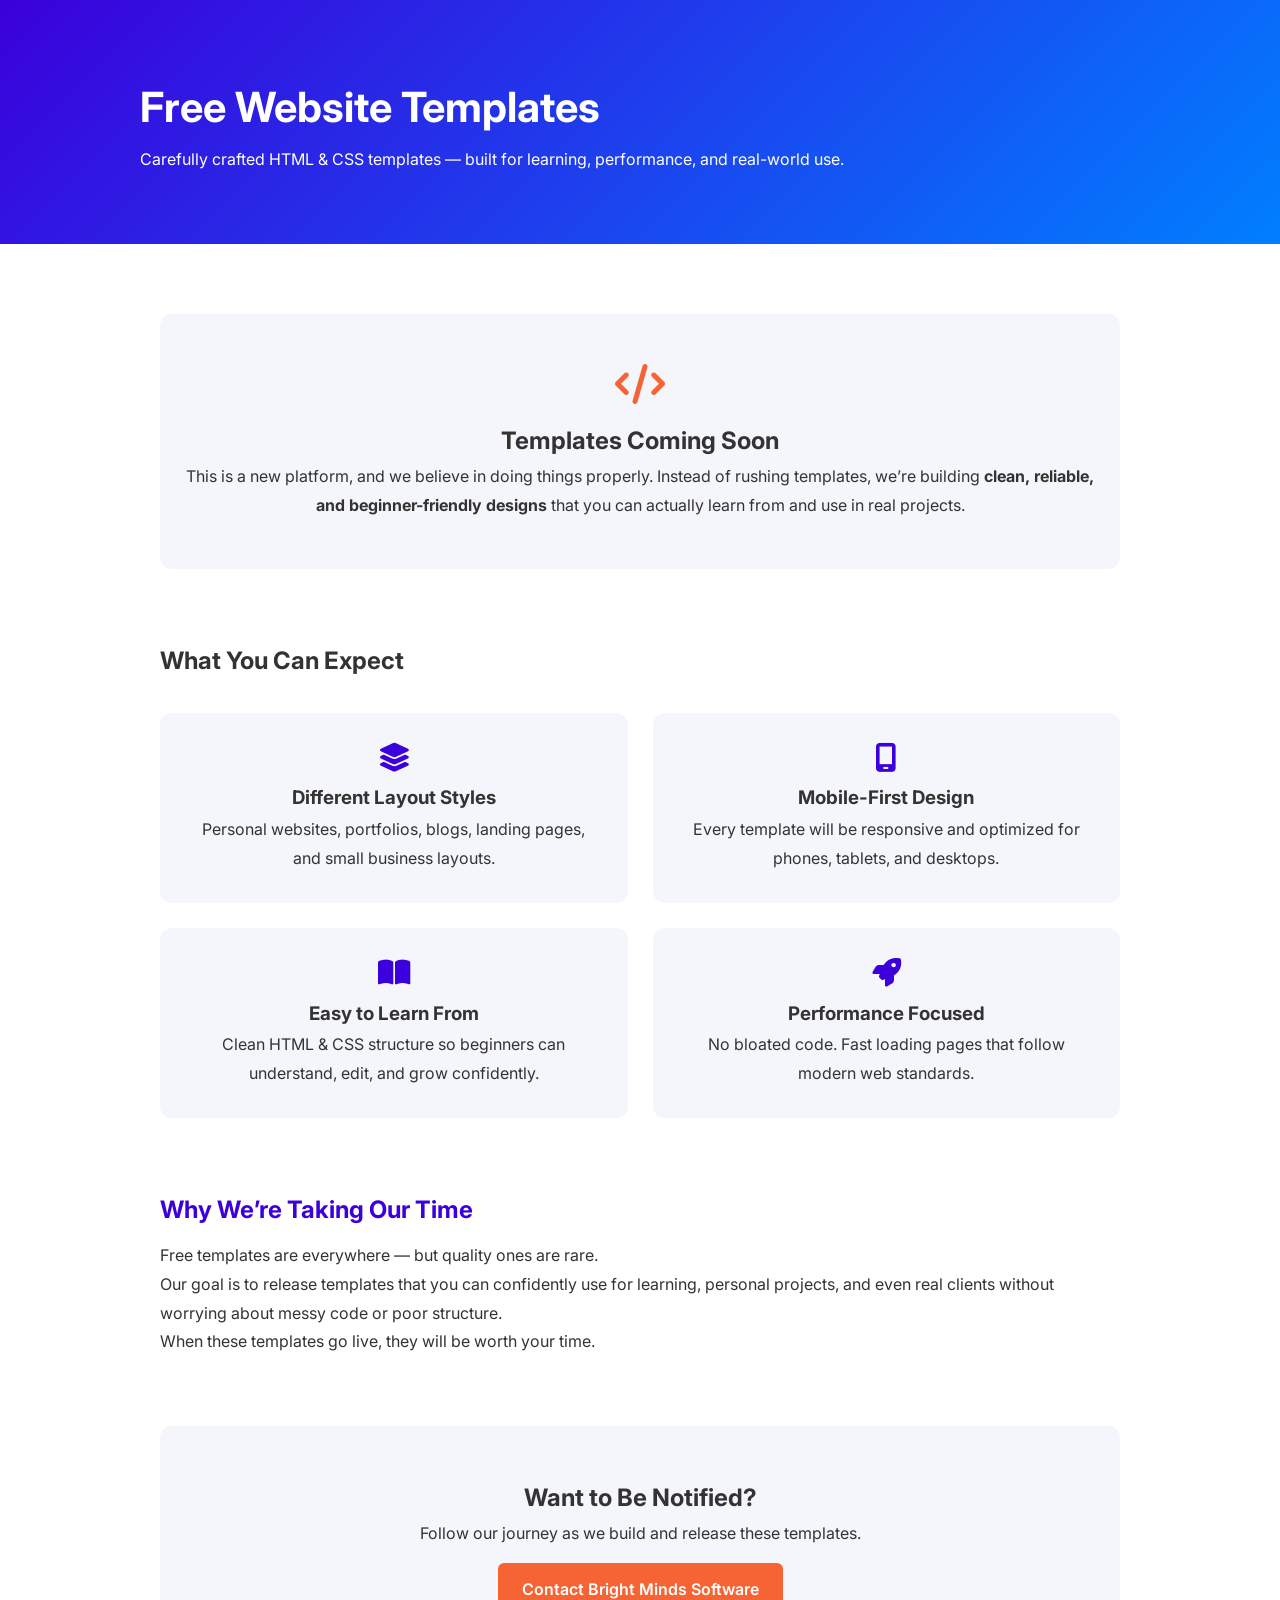
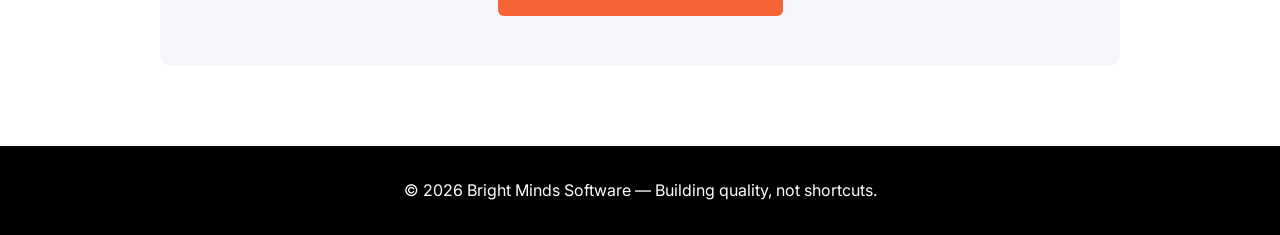
<file: pages/freetemplates.html>
<!DOCTYPE html>
<html lang="en">
<head>
    <meta charset="UTF-8">
    <meta name="viewport" content="width=device-width, initial-scale=1.0">

    <!-- Favicon -->
    <link rel="icon" href="images/favicon.png" type="image/png">
    <link rel="apple-touch-icon" href="images/favicon.png">

    <!-- Google Fonts -->
    <link href="https://fonts.googleapis.com/css2?family=Inter:wght@300;400;500;600;700;800&display=swap" rel="stylesheet">

    <!-- Font Awesome FREE -->
    <link rel="stylesheet" href="https://cdnjs.cloudflare.com/ajax/libs/font-awesome/6.5.2/css/all.min.css" crossorigin="anonymous" referrerpolicy="no-referrer" />

    <!-- Page CSS -->
    <link rel="stylesheet" href="freetemplates.css">

    <!-- SEO Meta Tags -->
    <title>Free Website Templates (HTML & CSS) | Bright Minds Software</title>
    <meta name="description" content="Bright Minds Software is building free HTML & CSS website templates for beginners and businesses in Kenya. New designs coming soon to help you launch quickly.">
    <meta name="keywords" content="free website templates, HTML CSS templates, free web templates Kenya, beginner web templates, Bright Minds Software">
    <meta name="author" content="Bright Minds Software">

    <!-- Open Graph / Social Sharing -->
    <meta property="og:title" content="Free Website Templates (HTML & CSS) | Bright Minds Software">
    <meta property="og:description" content="Coming soon: free, professionally designed HTML & CSS website templates from Bright Minds Software for beginners and businesses.">
    <meta property="og:type" content="website">
    <meta property="og:url" content="https://brightminds-learn.vercel.app/pages/freetemplates.html">
    <meta property="og:image" content="https://brightminds-learn.vercel.app/images/social-preview.png">

    <!-- Twitter Card -->
    <meta name="twitter:card" content="summary_large_image">
    <meta name="twitter:title" content="Free Website Templates (HTML & CSS) | Bright Minds Software">
    <meta name="twitter:description" content="Coming soon: free, professionally designed HTML & CSS website templates from Bright Minds Software for beginners and businesses.">
    <meta name="twitter:image" content="https://brightminds-learn.vercel.app/images/social-preview.png">
    </head>
<body>

<header class="hero">
    <div class="hero-container">
        <h1>Free Website Templates</h1>
        <p>
            Carefully crafted HTML & CSS templates — built for learning,
            performance, and real-world use.
        </p>
    </div>
</header>

<main class="page-content">

    <!-- Coming Soon -->
    <section class="coming-soon">
        <i class="fa-solid fa-code"></i>
        <h2>Templates Coming Soon</h2>
        <p>
            This is a new platform, and we believe in doing things properly.
            Instead of rushing templates, we’re building
            <strong>clean, reliable, and beginner-friendly designs</strong>
            that you can actually learn from and use in real projects.
        </p>
    </section>

    <!-- What to Expect -->
    <section class="content-section">
        <h2>What You Can Expect</h2>

        <div class="features">
            <div class="feature">
                <i class="fa-solid fa-layer-group"></i>
                <h3>Different Layout Styles</h3>
                <p>
                    Personal websites, portfolios, blogs, landing pages,
                    and small business layouts.
                </p>
            </div>

            <div class="feature">
                <i class="fa-solid fa-mobile-screen"></i>
                <h3>Mobile-First Design</h3>
                <p>
                    Every template will be responsive and optimized
                    for phones, tablets, and desktops.
                </p>
            </div>

            <div class="feature">
                <i class="fa-solid fa-book-open"></i>
                <h3>Easy to Learn From</h3>
                <p>
                    Clean HTML & CSS structure so beginners can understand,
                    edit, and grow confidently.
                </p>
            </div>

            <div class="feature">
                <i class="fa-solid fa-rocket"></i>
                <h3>Performance Focused</h3>
                <p>
                    No bloated code. Fast loading pages that follow
                    modern web standards.
                </p>
            </div>
        </div>
    </section>

    <!-- Trust Message -->
    <section class="trust-section">
        <h2>Why We’re Taking Our Time</h2>
        <p>
            Free templates are everywhere — but quality ones are rare.
        </p>
        <p>
            Our goal is to release templates that you can confidently
            use for learning, personal projects, and even real clients
            without worrying about messy code or poor structure.
        </p>
        <p>
            When these templates go live, they will be worth your time.
        </p>
    </section>

    <!-- CTA -->
    <section class="cta-section">
        <h2>Want to Be Notified?</h2>
        <p>
            Follow our journey as we build and release these templates.
        </p>
        <a href="../index.html#contact" class="cta-btn">
            Contact Bright Minds Software
        </a>
    </section>

</main>

<footer class="page-footer">
    <p>© 2026 Bright Minds Software — Building quality, not shortcuts.</p>
</footer>

</body>
</html>
</file>
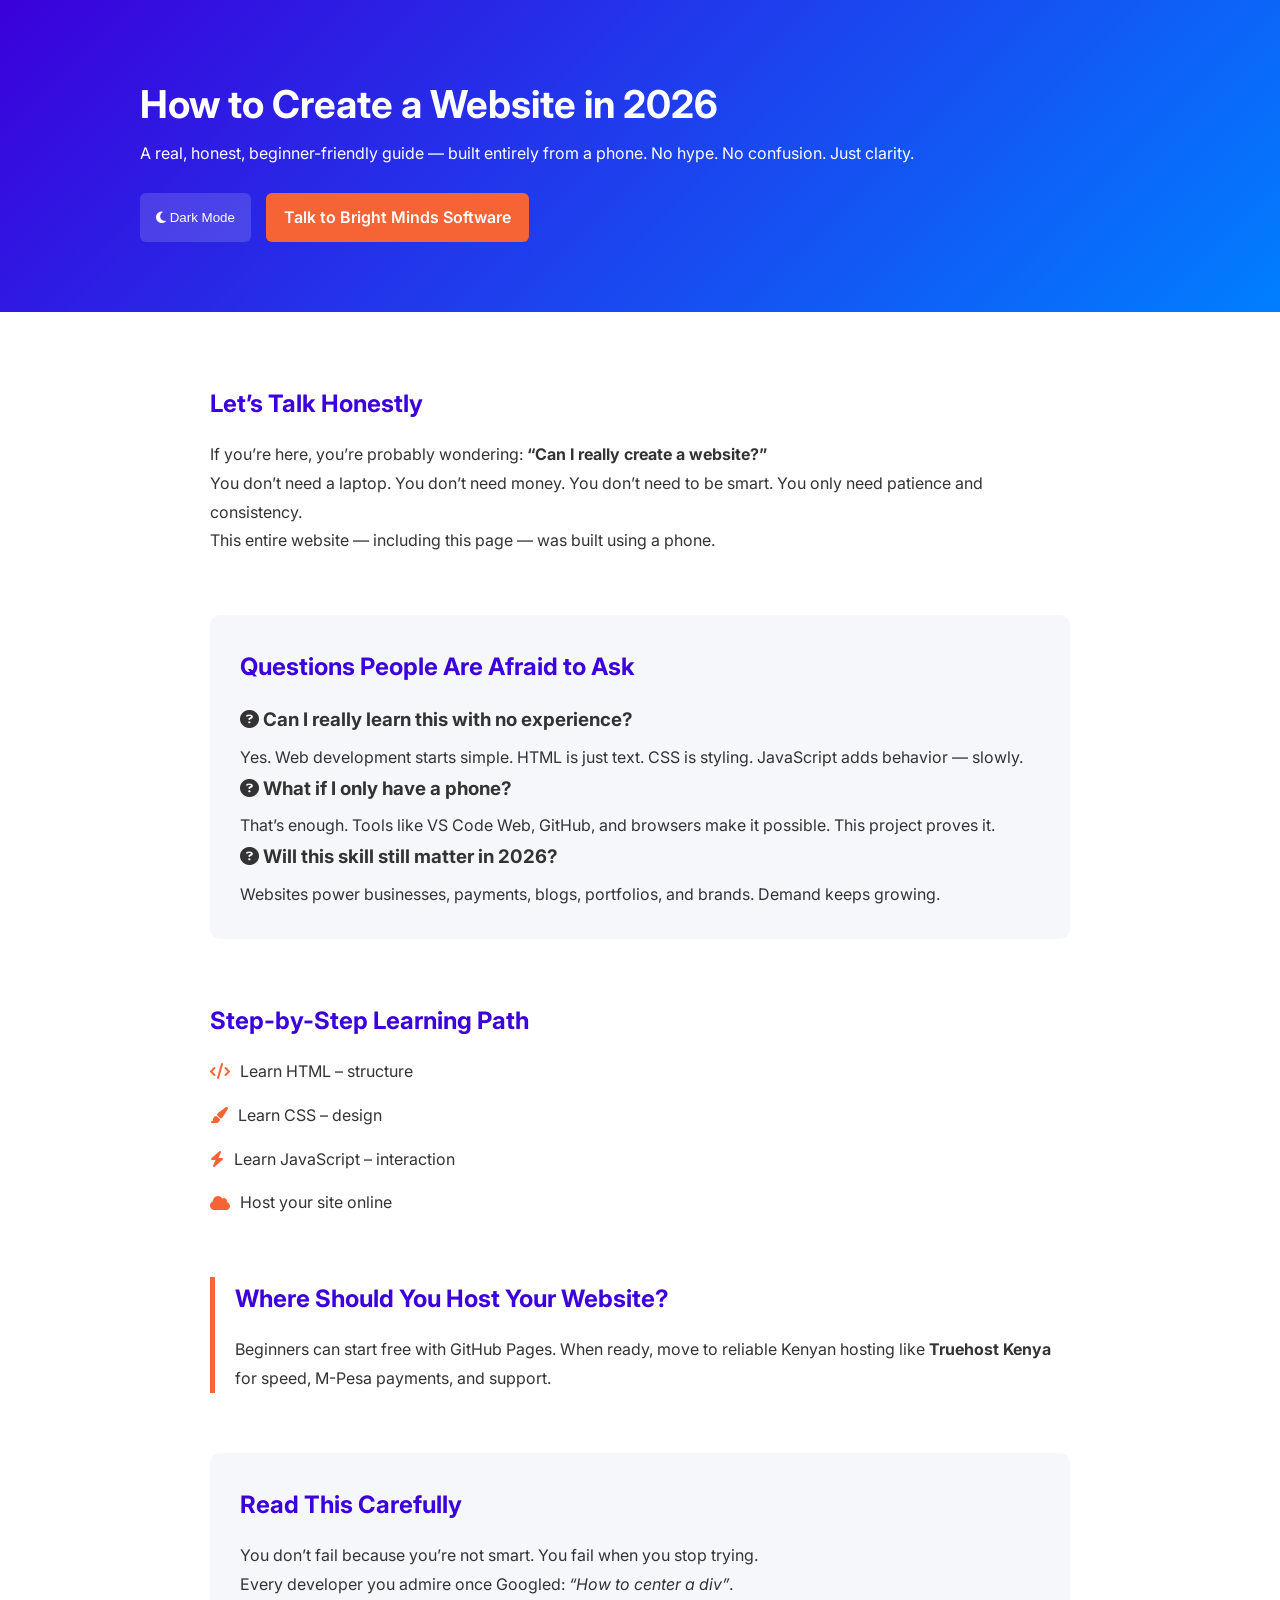
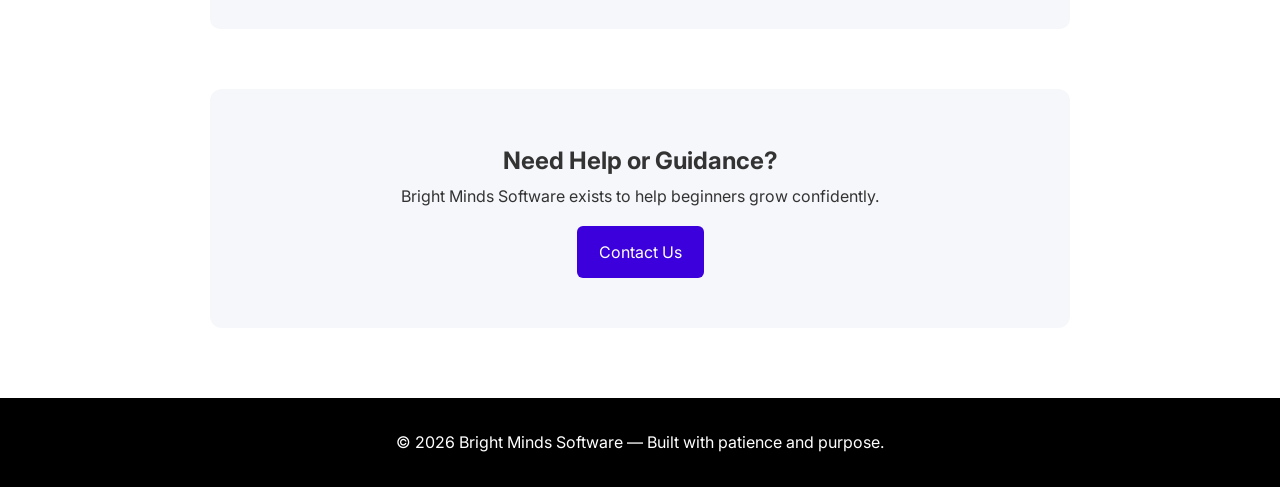
<file: pages/howto-createawebsite.html>
<!DOCTYPE html>
<html lang="en">
<head>
    <meta charset="UTF-8">
    <meta name="viewport" content="width=device-width, initial-scale=1.0">

    <!-- Favicon -->
    <link rel="icon" href="images/favicon.png" type="image/png">
    <link rel="apple-touch-icon" href="images/favicon.png">

    <!-- Google Fonts -->
    <link href="https://fonts.googleapis.com/css2?family=Inter:wght@300;400;500;600;700;800&display=swap" rel="stylesheet">

    <!-- Font Awesome FREE -->
    <link rel="stylesheet" href="https://cdnjs.cloudflare.com/ajax/libs/font-awesome/6.5.2/css/all.min.css" crossorigin="anonymous" referrerpolicy="no-referrer" />

    <!-- Page CSS -->
    <link rel="stylesheet" href="howto-createawebsite.css">

    <!-- SEO Meta Tags -->
    <title>How to Create a Website in 2026 | Bright Minds Software</title>
    <meta name="description" content="Learn how to create a website in 2026, step-by-step and beginner-friendly. Build websites even using only a phone. Guides by Bright Minds Software, Kenya.">
    <meta name="keywords" content="how to create a website, build website using phone, web development Kenya, beginner web design, Bright Minds Software">
    <meta name="author" content="Bright Minds Software">

    <!-- Open Graph / Social Sharing -->
    <meta property="og:title" content="How to Create a Website in 2026 | Bright Minds Software">
    <meta property="og:description" content="Step-by-step beginner-friendly guide to create your first website in 2026, even using just a phone. Bright Minds Software shows you how.">
    <meta property="og:type" content="website">
    <meta property="og:url" content="https://brightminds-learn.vercel.app/pages/howto-createawebsite.html">
    <meta property="og:image" content="https://brightminds-learn.vercel.app/images/social-preview.png">

    <!-- Twitter Card -->
    <meta name="twitter:card" content="summary_large_image">
    <meta name="twitter:title" content="How to Create a Website in 2026 | Bright Minds Software">
    <meta name="twitter:description" content="Step-by-step beginner-friendly guide to create your first website in 2026, even using just a phone. Bright Minds Software shows you how.">
    <meta name="twitter:image" content="https://brightminds-learn.vercel.app/images/social-preview.png">
        </head>
<body>

<header class="hero">
    <div class="hero-container">
        <h1>How to Create a Website in 2026</h1>
        <p>
            A real, honest, beginner-friendly guide — built entirely from a phone.
            No hype. No confusion. Just clarity.
        </p>

        <div class="hero-actions">
            <button id="themeToggle" class="theme-toggle">
                <i class="fa-solid fa-moon"></i>
                <span>Dark Mode</span>
            </button>

            <a href="../index.html#contact" class="contact-btn">
                Talk to Bright Minds Software
            </a>
        </div>
    </div>
</header>

<main class="page-content">

    <!-- Conversation -->
    <section class="content-section">
        <h2>Let’s Talk Honestly</h2>
        <p>
            If you’re here, you’re probably wondering:
            <strong>“Can I really create a website?”</strong>
        </p>
        <p>
            You don’t need a laptop. You don’t need money. You don’t need to be smart.
            You only need patience and consistency.
        </p>
        <p>
            This entire website — including this page — was built using a phone.
        </p>
    </section>

    <!-- Questions -->
    <section class="content-section soft-card">
        <h2>Questions People Are Afraid to Ask</h2>

        <div class="qa">
            <h3><i class="fa-solid fa-question-circle"></i> Can I really learn this with no experience?</h3>
            <p>
                Yes. Web development starts simple. HTML is just text. CSS is styling.
                JavaScript adds behavior — slowly.
            </p>
        </div>

        <div class="qa">
            <h3><i class="fa-solid fa-question-circle"></i> What if I only have a phone?</h3>
            <p>
                That’s enough. Tools like VS Code Web, GitHub, and browsers make it possible.
                This project proves it.
            </p>
        </div>

        <div class="qa">
            <h3><i class="fa-solid fa-question-circle"></i> Will this skill still matter in 2026?</h3>
            <p>
                Websites power businesses, payments, blogs, portfolios, and brands.
                Demand keeps growing.
            </p>
        </div>
    </section>

    <!-- Step by Step -->
    <section class="content-section">
        <h2>Step-by-Step Learning Path</h2>

        <ol class="steps">
            <li>
                <i class="fa-solid fa-code"></i>
                Learn HTML – structure
            </li>
            <li>
                <i class="fa-solid fa-paintbrush"></i>
                Learn CSS – design
            </li>
            <li>
                <i class="fa-solid fa-bolt"></i>
                Learn JavaScript – interaction
            </li>
            <li>
                <i class="fa-solid fa-cloud"></i>
                Host your site online
            </li>
        </ol>
    </section>

    <!-- Hosting -->
    <section class="content-section highlight">
        <h2>Where Should You Host Your Website?</h2>
        <p>
            Beginners can start free with GitHub Pages.
            When ready, move to reliable Kenyan hosting like <strong>Truehost Kenya</strong>
            for speed, M-Pesa payments, and support.
        </p>
    </section>

    <!-- Encouragement -->
    <section class="content-section soft-card">
        <h2>Read This Carefully</h2>
        <p>
            You don’t fail because you’re not smart.
            You fail when you stop trying.
        </p>
        <p>
            Every developer you admire once Googled:
            <em>“How to center a div”</em>.
        </p>
    </section>

    <!-- CTA -->
    <section class="cta-section">
        <h2>Need Help or Guidance?</h2>
        <p>
            Bright Minds Software exists to help beginners grow confidently.
        </p>
        <a href="../index.html#contact" class="cta-btn">
            Contact Us
        </a>
    </section>

</main>

<footer class="page-footer">
    <p>© 2026 Bright Minds Software — Built with patience and purpose.</p>
</footer>

<script src="howto-createawebsite.js"></script>
</body>
</html>
</file>
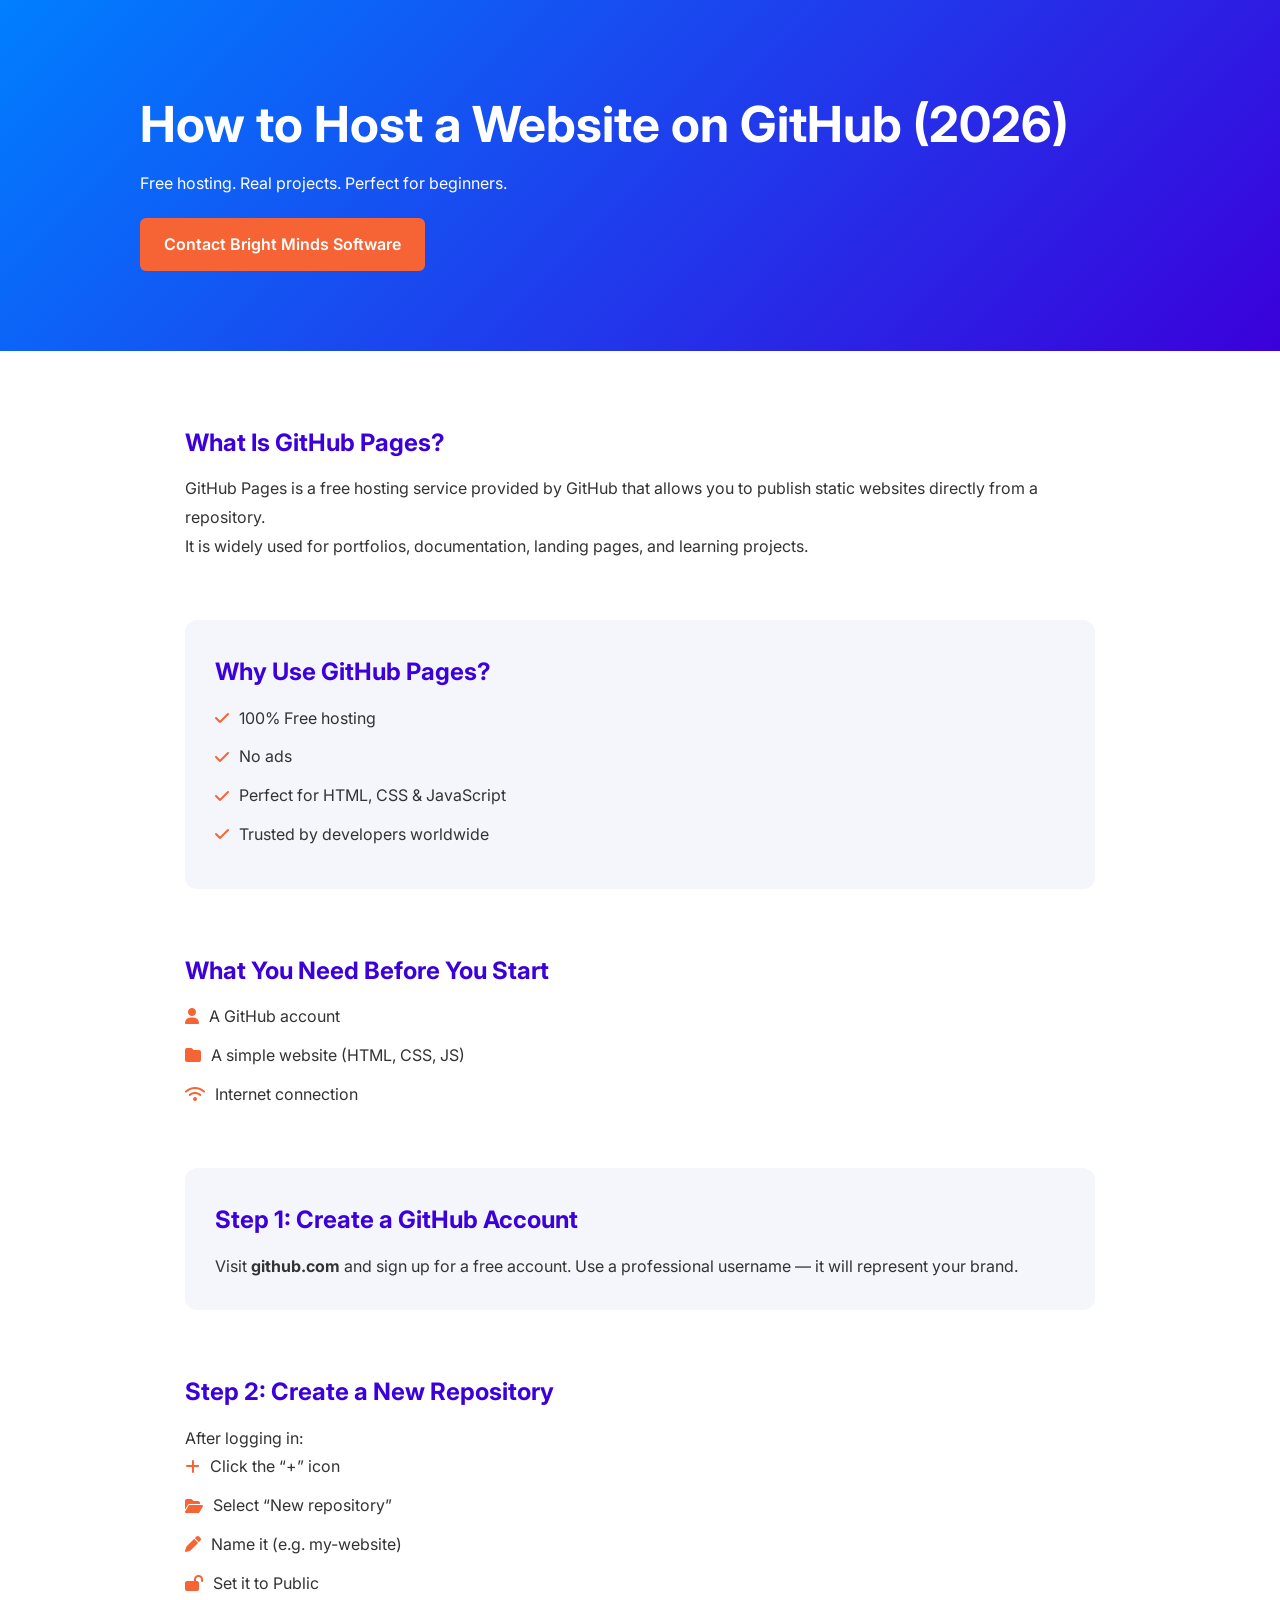
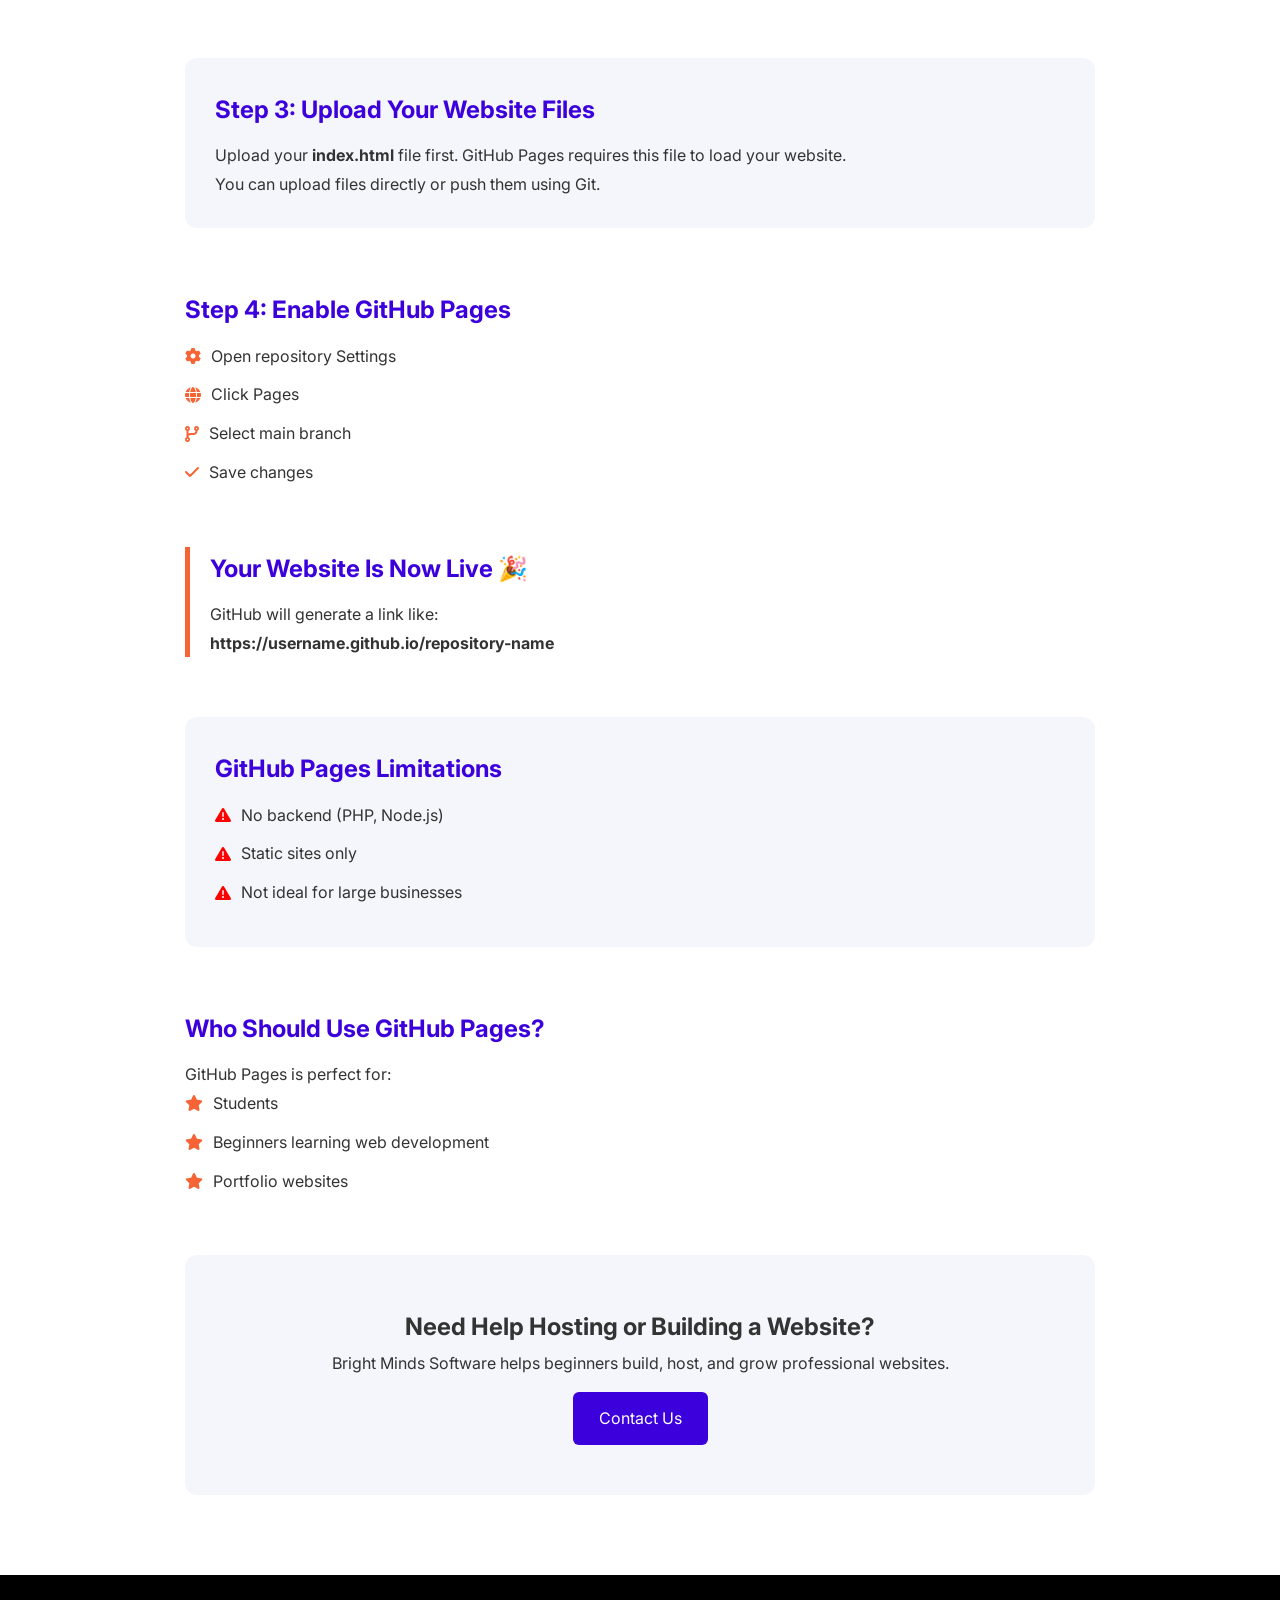
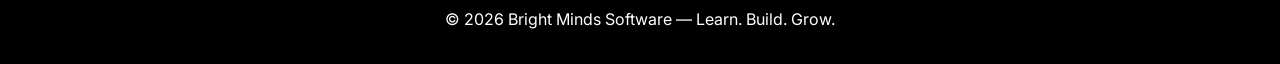
<file: pages/howtohost-github.html>
<!DOCTYPE html>
<html lang="en">
<head>
    <meta charset="UTF-8">
    <meta name="viewport" content="width=device-width, initial-scale=1.0">

    <!-- Favicon -->
    <link rel="icon" href="images/favicon.png" type="image/png">
    <link rel="apple-touch-icon" href="images/favicon.png">

    <!-- Google Fonts -->
    <link href="https://fonts.googleapis.com/css2?family=Inter:wght@300;400;500;600;700;800&display=swap" rel="stylesheet">

    <!-- Font Awesome FREE -->
    <link rel="stylesheet" href="https://cdnjs.cloudflare.com/ajax/libs/font-awesome/6.5.2/css/all.min.css" crossorigin="anonymous" referrerpolicy="no-referrer" />

    <!-- Page CSS -->
    <link rel="stylesheet" href="howtohost-github.css">

    <!-- SEO Meta Tags -->
    <title>How to Host a Website on GitHub (2026) | Bright Minds Software</title>
    <meta name="description" content="Step-by-step 2026 guide on how to host a website on GitHub Pages for free. Beginner-friendly instructions by Bright Minds Software, Kenya.">
    <meta name="keywords" content="GitHub Pages hosting, host website free, GitHub website 2026, beginner web hosting, Bright Minds Software">
    <meta name="author" content="Bright Minds Software">

    <!-- Open Graph / Social Sharing -->
    <meta property="og:title" content="How to Host a Website on GitHub (2026) | Bright Minds Software">
    <meta property="og:description" content="Learn how to host your website on GitHub Pages in 2026 with step-by-step beginner-friendly instructions. Bright Minds Software guides you.">
    <meta property="og:type" content="website">
    <meta property="og:url" content="https://brightminds-learn.vercel.app/pages/howtohost-github.html">
    <meta property="og:image" content="https://brightminds-learn.vercel.app/images/social-preview.png">

    <!-- Twitter Card -->
    <meta name="twitter:card" content="summary_large_image">
    <meta name="twitter:title" content="How to Host a Website on GitHub (2026) | Bright Minds Software">
    <meta name="twitter:description" content="Learn how to host your website on GitHub Pages in 2026 with step-by-step beginner-friendly instructions. Bright Minds Software guides you.">
    <meta name="twitter:image" content="https://brightminds-learn.vercel.app/images/social-preview.png">
        </head>
<body>

<header class="hero">
    <div class="hero-container">
        <h1>How to Host a Website on GitHub (2026)</h1>
        <p>
            Free hosting. Real projects. Perfect for beginners.
        </p>

        <a href="../index.html#contact" class="hero-btn">
            Contact Bright Minds Software
        </a>
    </div>
</header>

<main class="content">

    <!-- Intro -->
    <section class="section">
        <h2>What Is GitHub Pages?</h2>
        <p>
            GitHub Pages is a free hosting service provided by GitHub that allows
            you to publish static websites directly from a repository.
        </p>
        <p>
            It is widely used for portfolios, documentation, landing pages,
            and learning projects.
        </p>
    </section>

    <!-- Why Use GitHub -->
    <section class="section card">
        <h2>Why Use GitHub Pages?</h2>
        <ul class="benefits">
            <li><i class="fa-solid fa-check"></i> 100% Free hosting</li>
            <li><i class="fa-solid fa-check"></i> No ads</li>
            <li><i class="fa-solid fa-check"></i> Perfect for HTML, CSS & JavaScript</li>
            <li><i class="fa-solid fa-check"></i> Trusted by developers worldwide</li>
        </ul>
    </section>

    <!-- Requirements -->
    <section class="section">
        <h2>What You Need Before You Start</h2>
        <ol class="steps">
            <li><i class="fa-solid fa-user"></i> A GitHub account</li>
            <li><i class="fa-solid fa-folder"></i> A simple website (HTML, CSS, JS)</li>
            <li><i class="fa-solid fa-wifi"></i> Internet connection</li>
        </ol>
    </section>

    <!-- Step 1 -->
    <section class="section card">
        <h2>Step 1: Create a GitHub Account</h2>
        <p>
            Visit <strong>github.com</strong> and sign up for a free account.
            Use a professional username — it will represent your brand.
        </p>
    </section>

    <!-- Step 2 -->
    <section class="section">
        <h2>Step 2: Create a New Repository</h2>
        <p>
            After logging in:
        </p>
        <ol class="steps">
            <li><i class="fa-solid fa-plus"></i> Click the “+” icon</li>
            <li><i class="fa-solid fa-folder-open"></i> Select “New repository”</li>
            <li><i class="fa-solid fa-pen"></i> Name it (e.g. my-website)</li>
            <li><i class="fa-solid fa-lock-open"></i> Set it to Public</li>
        </ol>
    </section>

    <!-- Step 3 -->
    <section class="section card">
        <h2>Step 3: Upload Your Website Files</h2>
        <p>
            Upload your <strong>index.html</strong> file first.
            GitHub Pages requires this file to load your website.
        </p>
        <p>
            You can upload files directly or push them using Git.
        </p>
    </section>

    <!-- Step 4 -->
    <section class="section">
        <h2>Step 4: Enable GitHub Pages</h2>
        <ol class="steps">
            <li><i class="fa-solid fa-gear"></i> Open repository Settings</li>
            <li><i class="fa-solid fa-globe"></i> Click Pages</li>
            <li><i class="fa-solid fa-code-branch"></i> Select main branch</li>
            <li><i class="fa-solid fa-check"></i> Save changes</li>
        </ol>
    </section>

    <!-- URL -->
    <section class="section highlight">
        <h2>Your Website Is Now Live 🎉</h2>
        <p>
            GitHub will generate a link like:
        </p>
        <p>
            <strong>https://username.github.io/repository-name</strong>
        </p>
    </section>

    <!-- Limitations -->
    <section class="section card">
        <h2>GitHub Pages Limitations</h2>
        <ul class="limitations">
            <li><i class="fa-solid fa-triangle-exclamation"></i> No backend (PHP, Node.js)</li>
            <li><i class="fa-solid fa-triangle-exclamation"></i> Static sites only</li>
            <li><i class="fa-solid fa-triangle-exclamation"></i> Not ideal for large businesses</li>
        </ul>
    </section>

    <!-- Who It's For -->
    <section class="section">
        <h2>Who Should Use GitHub Pages?</h2>
        <p>
            GitHub Pages is perfect for:
        </p>
        <ul class="benefits">
            <li><i class="fa-solid fa-star"></i> Students</li>
            <li><i class="fa-solid fa-star"></i> Beginners learning web development</li>
            <li><i class="fa-solid fa-star"></i> Portfolio websites</li>
        </ul>
    </section>

    <!-- CTA -->
    <section class="cta">
        <h2>Need Help Hosting or Building a Website?</h2>
        <p>
            Bright Minds Software helps beginners build, host,
            and grow professional websites.
        </p>
        <a href="../index.html#contact" class="cta-btn">
            Contact Us
        </a>
    </section>

</main>

<footer class="footer">
    <p>© 2026 Bright Minds Software — Learn. Build. Grow.</p>
</footer>

</body>
</html>
</file>
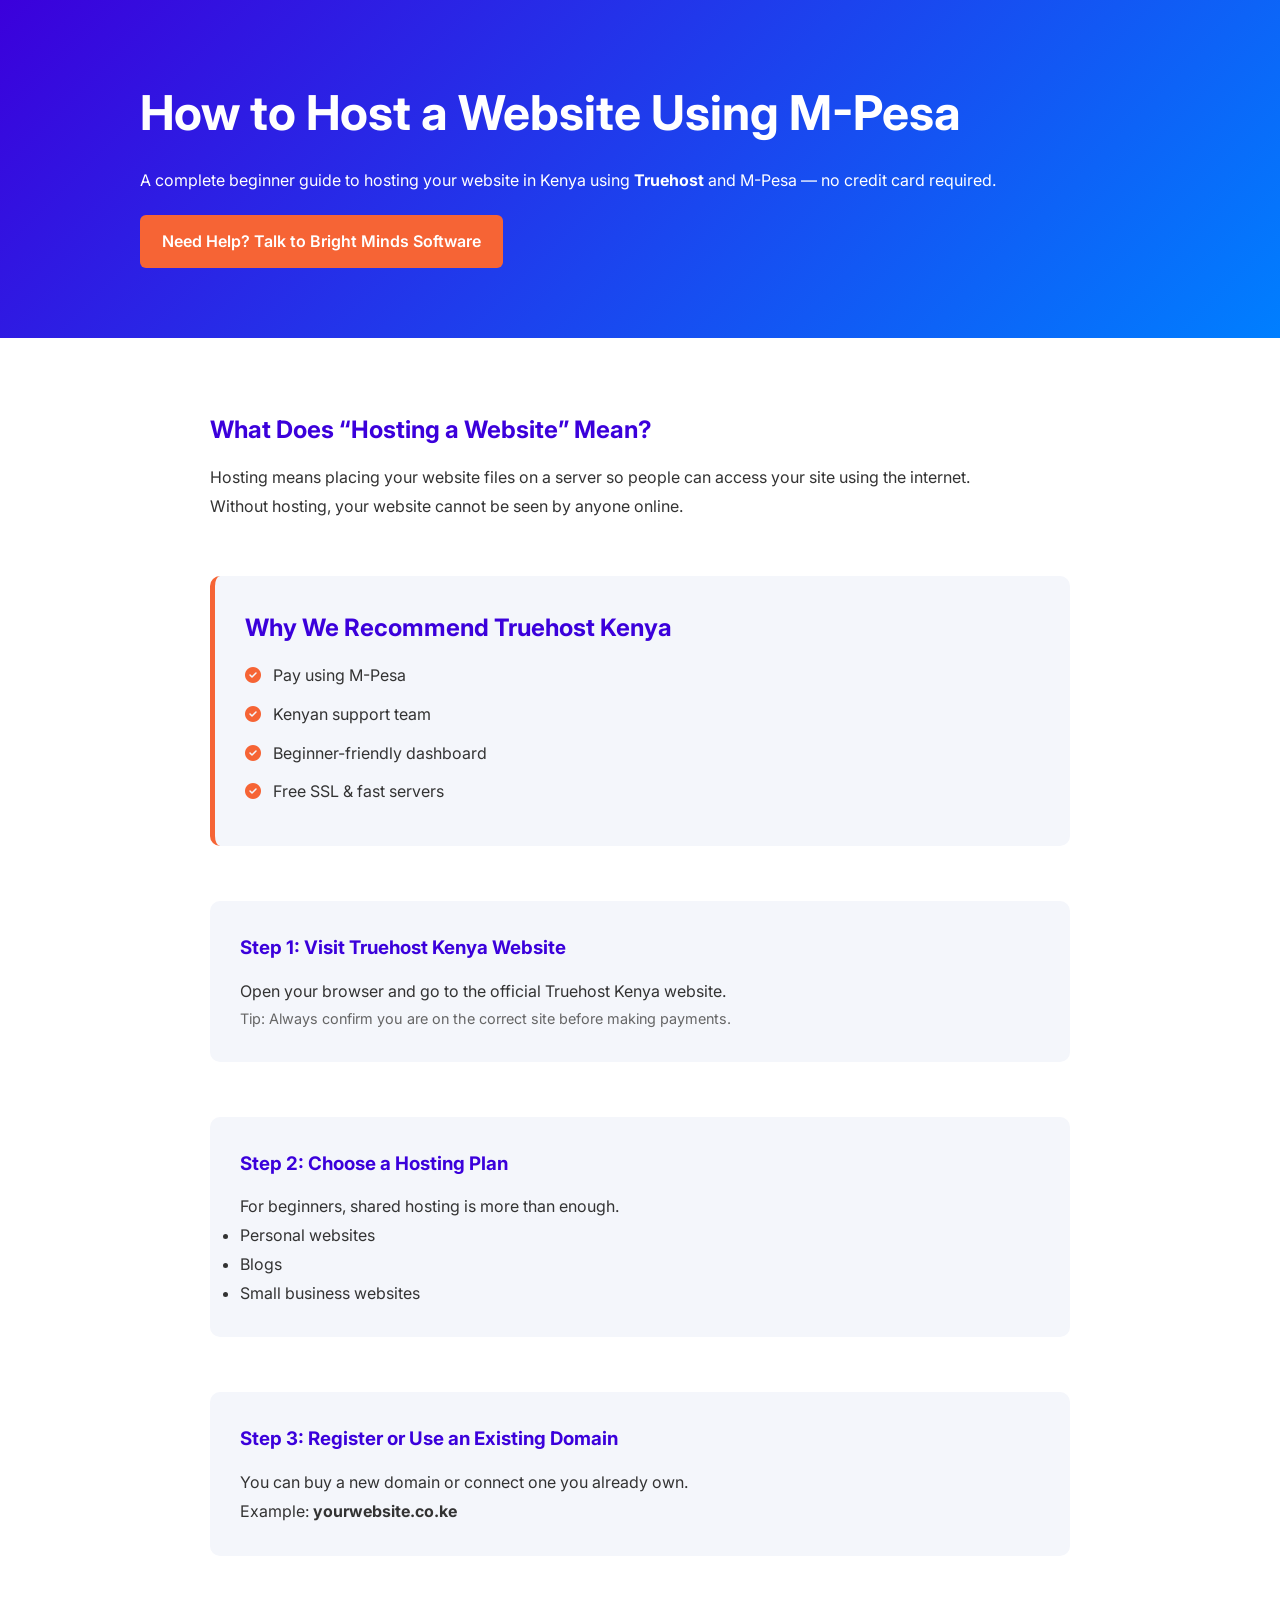
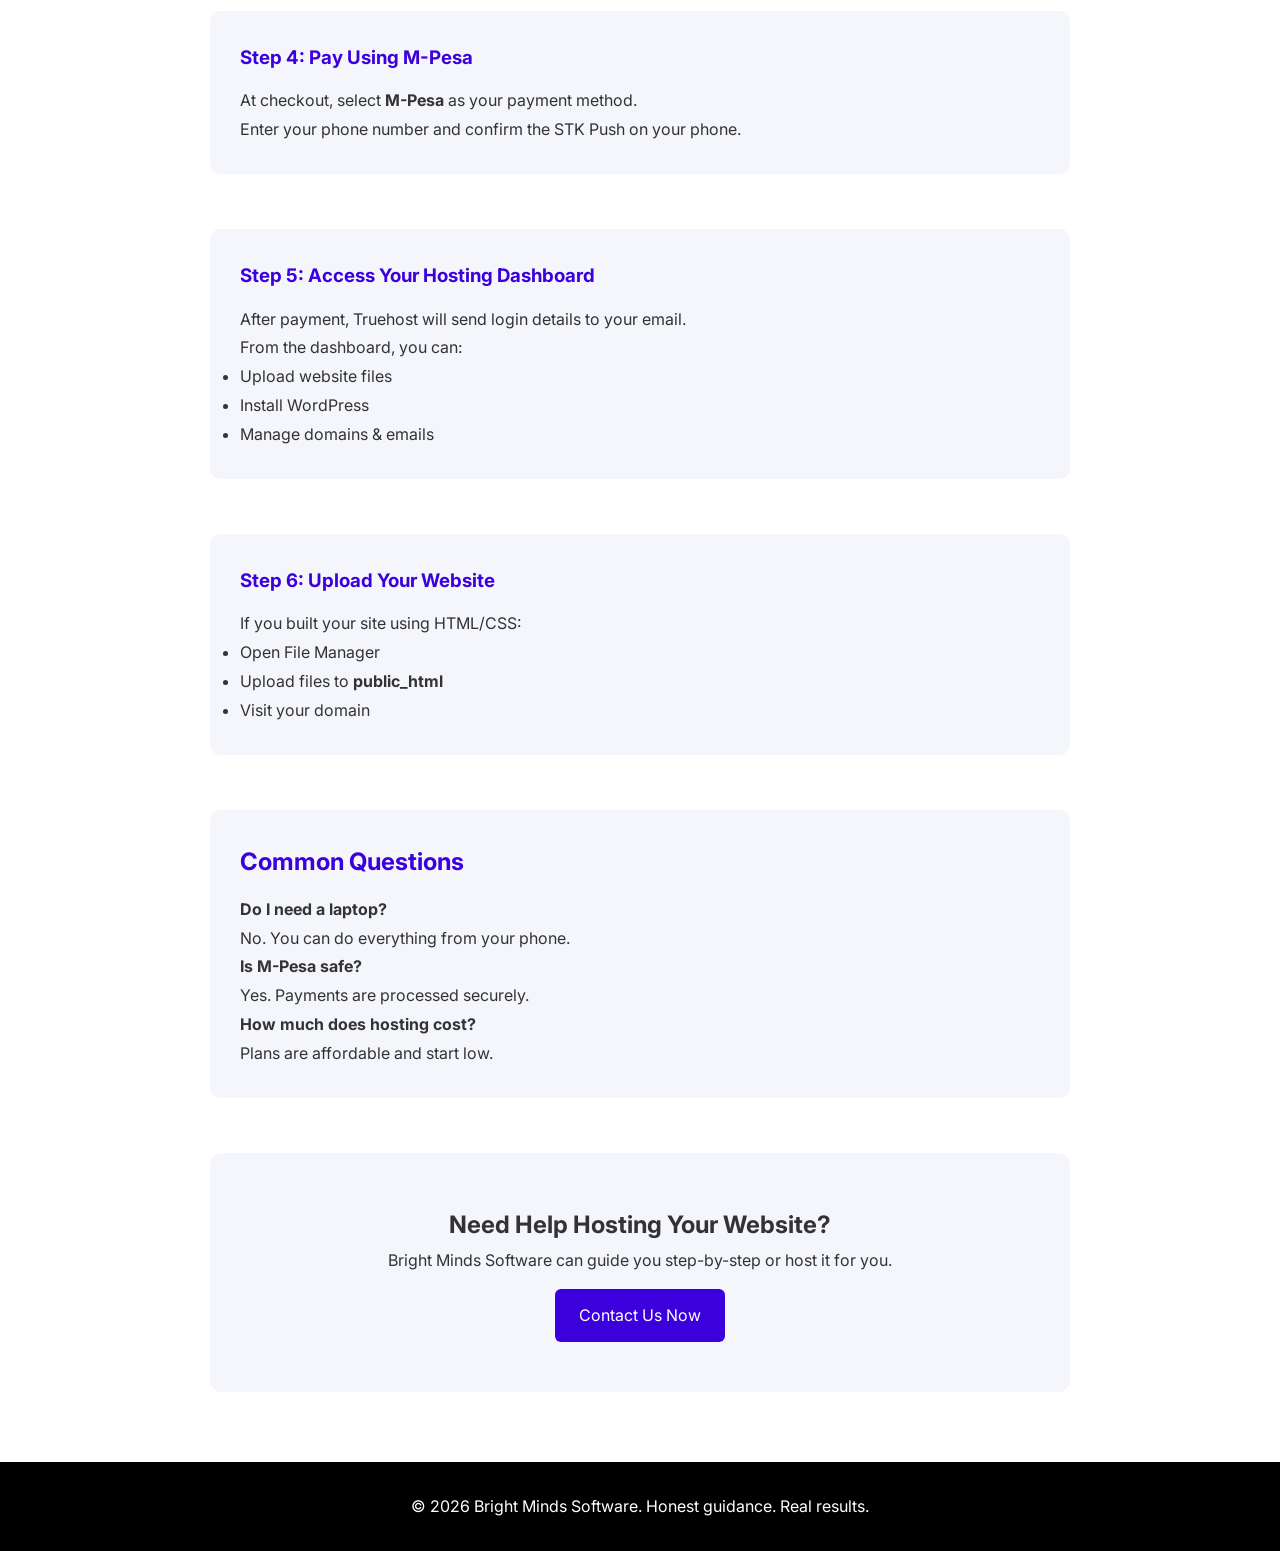
<file: pages/howtohosta-website.html>
<!DOCTYPE html>
<html lang="en">
<head>
    <meta charset="UTF-8">
    <meta name="viewport" content="width=device-width, initial-scale=1.0">

    <!-- Favicon -->
    <link rel="icon" href="images/favicon.png" type="image/png">
    <link rel="apple-touch-icon" href="images/favicon.png">

    <!-- Google Fonts -->
    <link href="https://fonts.googleapis.com/css2?family=Inter:wght@300;400;500;600;700;800&display=swap" rel="stylesheet">

    <!-- Font Awesome FREE -->
    <link rel="stylesheet" href="https://cdnjs.cloudflare.com/ajax/libs/font-awesome/6.5.2/css/all.min.css" crossorigin="anonymous" referrerpolicy="no-referrer" />

    <!-- Page CSS -->
    <link rel="stylesheet" href="howtohosta-website.css">

    <!-- SEO Meta Tags -->
    <title>How to Host a Website Using M-Pesa | Bright Minds Software</title>
    <meta name="description" content="Step-by-step guide to host your website in Kenya using M-Pesa with Truehost. Beginner-friendly instructions by Bright Minds Software.">
    <meta name="keywords" content="host website using M-Pesa, Truehost Kenya, web hosting Kenya, buy hosting with M-Pesa, Bright Minds Software">
    <meta name="author" content="Bright Minds Software">

    <!-- Open Graph / Social Sharing -->
    <meta property="og:title" content="How to Host a Website Using M-Pesa | Bright Minds Software">
    <meta property="og:description" content="Learn how to host a website in Kenya using M-Pesa with Truehost. Step-by-step beginner guide by Bright Minds Software.">
    <meta property="og:type" content="website">
    <meta property="og:url" content="https://brightminds-learn.vercel.app/pages/howtohosta-website.html">
    <meta property="og:image" content="https://brightminds-learn.vercel.app/images/social-preview.png">

    <!-- Twitter Card -->
    <meta name="twitter:card" content="summary_large_image">
    <meta name="twitter:title" content="How to Host a Website Using M-Pesa | Bright Minds Software">
    <meta name="twitter:description" content="Learn how to host a website in Kenya using M-Pesa with Truehost. Step-by-step beginner guide by Bright Minds Software.">
    <meta name="twitter:image" content="https://brightminds-learn.vercel.app/images/social-preview.png">
</head>
<body>

<header class="hero">
    <div class="hero-container">
        <h1>How to Host a Website Using M-Pesa</h1>
        <p>
            A complete beginner guide to hosting your website in Kenya using
            <strong>Truehost</strong> and M-Pesa — no credit card required.
        </p>

        <a href="../index.html#contact" class="contact-btn">
            Need Help? Talk to Bright Minds Software
        </a>
    </div>
</header>

<main class="page-content">

    <!-- Why Hosting -->
    <section class="content-section">
        <h2>What Does “Hosting a Website” Mean?</h2>
        <p>
            Hosting means placing your website files on a server so people can
            access your site using the internet.
        </p>
        <p>
            Without hosting, your website cannot be seen by anyone online.
        </p>
    </section>

    <!-- Why Truehost -->
    <section class="content-section highlight">
        <h2>Why We Recommend Truehost Kenya</h2>

        <ul class="benefits">
            <li><i class="fa-solid fa-check-circle"></i> Pay using M-Pesa</li>
            <li><i class="fa-solid fa-check-circle"></i> Kenyan support team</li>
            <li><i class="fa-solid fa-check-circle"></i> Beginner-friendly dashboard</li>
            <li><i class="fa-solid fa-check-circle"></i> Free SSL & fast servers</li>
        </ul>
    </section>

    <!-- Step 1 -->
    <section class="content-section step-card">
        <h3>Step 1: Visit Truehost Kenya Website</h3>
        <p>
            Open your browser and go to the official Truehost Kenya website.
        </p>
        <p class="note">
            Tip: Always confirm you are on the correct site before making payments.
        </p>
    </section>

    <!-- Step 2 -->
    <section class="content-section step-card">
        <h3>Step 2: Choose a Hosting Plan</h3>
        <p>
            For beginners, shared hosting is more than enough.
        </p>
        <ul>
            <li>Personal websites</li>
            <li>Blogs</li>
            <li>Small business websites</li>
        </ul>
    </section>

    <!-- Step 3 -->
    <section class="content-section step-card">
        <h3>Step 3: Register or Use an Existing Domain</h3>
        <p>
            You can buy a new domain or connect one you already own.
        </p>
        <p>
            Example: <strong>yourwebsite.co.ke</strong>
        </p>
    </section>

    <!-- Step 4 -->
    <section class="content-section step-card">
        <h3>Step 4: Pay Using M-Pesa</h3>
        <p>
            At checkout, select <strong>M-Pesa</strong> as your payment method.
        </p>
        <p>
            Enter your phone number and confirm the STK Push on your phone.
        </p>
    </section>

    <!-- Step 5 -->
    <section class="content-section step-card">
        <h3>Step 5: Access Your Hosting Dashboard</h3>
        <p>
            After payment, Truehost will send login details to your email.
        </p>
        <p>
            From the dashboard, you can:
        </p>
        <ul>
            <li>Upload website files</li>
            <li>Install WordPress</li>
            <li>Manage domains & emails</li>
        </ul>
    </section>

    <!-- Step 6 -->
    <section class="content-section step-card">
        <h3>Step 6: Upload Your Website</h3>
        <p>
            If you built your site using HTML/CSS:
        </p>
        <ul>
            <li>Open File Manager</li>
            <li>Upload files to <strong>public_html</strong></li>
            <li>Visit your domain</li>
        </ul>
    </section>

    <!-- FAQ -->
    <section class="content-section soft-card">
        <h2>Common Questions</h2>

        <p><strong>Do I need a laptop?</strong><br>No. You can do everything from your phone.</p>

        <p><strong>Is M-Pesa safe?</strong><br>Yes. Payments are processed securely.</p>

        <p><strong>How much does hosting cost?</strong><br>Plans are affordable and start low.</p>
    </section>

    <!-- CTA -->
    <section class="cta-section">
        <h2>Need Help Hosting Your Website?</h2>
        <p>
            Bright Minds Software can guide you step-by-step or host it for you.
        </p>
        <a href="../index.html#contact" class="cta-btn">
            Contact Us Now
        </a>
    </section>

</main>

<footer class="page-footer">
    <p>© 2026 Bright Minds Software. Honest guidance. Real results.</p>
</footer>

</body>
</html>
</file>
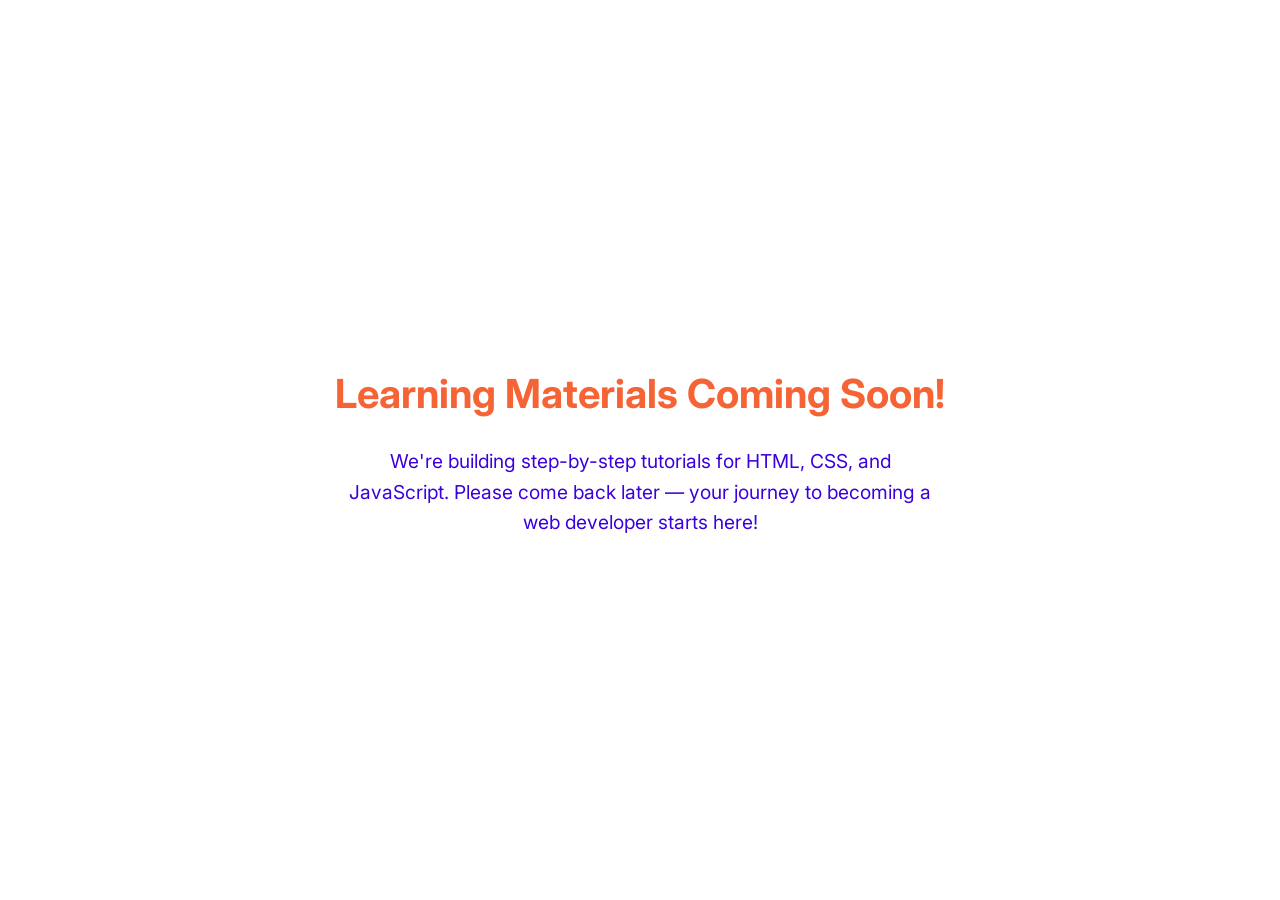
<file: pages/learn.html>
<!DOCTYPE html>
<html lang="en">
<head>
    <meta charset="UTF-8">
    <meta name="viewport" content="width=device-width, initial-scale=1.0">

    <!-- Favicon -->
    <link rel="icon" href="images/favicon.png" type="image/png">
    <link rel="apple-touch-icon" href="images/favicon.png">

    <!-- Google Fonts -->
    <link href="https://fonts.googleapis.com/css2?family=Inter:wght@300;400;500;600;700;800&display=swap" rel="stylesheet">

    <!-- Font Awesome FREE -->
    <link rel="stylesheet" href="https://cdnjs.cloudflare.com/ajax/libs/font-awesome/6.5.2/css/all.min.css" crossorigin="anonymous" referrerpolicy="no-referrer" />

    <!-- Page CSS -->
    <link rel="stylesheet" href="learn.css">

    <!-- SEO Meta Tags -->
    <title>Learn HTML, CSS & JavaScript | Bright Minds Software</title>
    <meta name="description" content="Beginner-friendly guides to learn HTML, CSS, and JavaScript in 2026. Step-by-step tutorials by Bright Minds Software for anyone in Kenya and beyond.">
    <meta name="keywords" content="learn HTML CSS JS, beginner web development, web tutorials Kenya, Bright Minds Software, 2026 web development">
    <meta name="author" content="Bright Minds Software">

    <!-- Open Graph / Social Sharing -->
    <meta property="og:title" content="Learn HTML, CSS & JavaScript | Bright Minds Software">
    <meta property="og:description" content="Step-by-step beginner-friendly tutorials to learn HTML, CSS, and JavaScript in 2026. Bright Minds Software guides you through web development easily.">
    <meta property="og:type" content="website">
    <meta property="og:url" content="https://brightminds-learn.vercel.app/pages/learn.html">
    <meta property="og:image" content="https://brightminds-learn.vercel.app/images/social-preview.png">

    <!-- Twitter Card -->
    <meta name="twitter:card" content="summary_large_image">
    <meta name="twitter:title" content="Learn HTML, CSS & JavaScript | Bright Minds Software">
    <meta name="twitter:description" content="Step-by-step beginner-friendly tutorials to learn HTML, CSS, and JavaScript in 2026. Bright Minds Software guides you through web development easily.">
    <meta name="twitter:image" content="https://brightminds-learn.vercel.app/images/social-preview.png">
</head>
<body>
    <section class="coming-soon-section">
        <div class="container">
            <h1>Learning Materials Coming Soon!</h1>
            <p>We're building step-by-step tutorials for HTML, CSS, and JavaScript. Please come back later — your journey to becoming a web developer starts here!</p>
        </div>
    </section>
</body>
    </html>
</file>
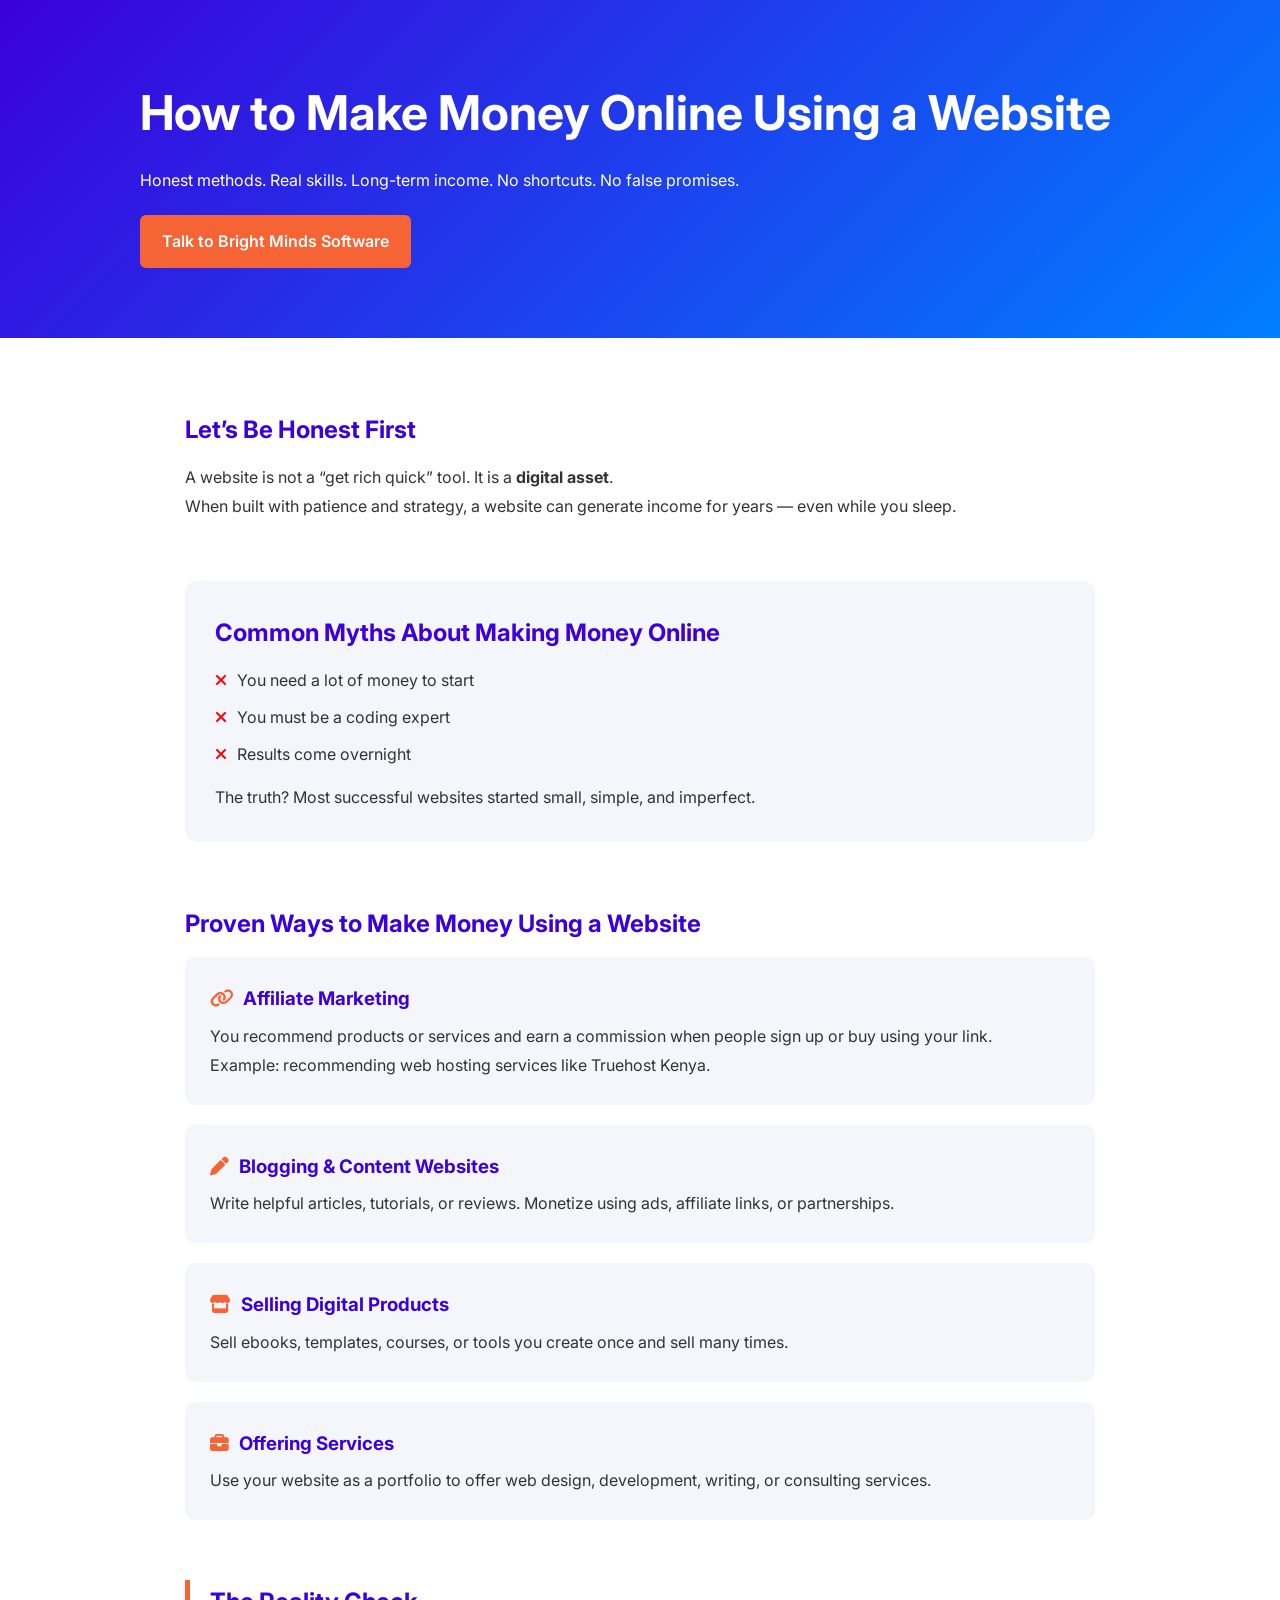
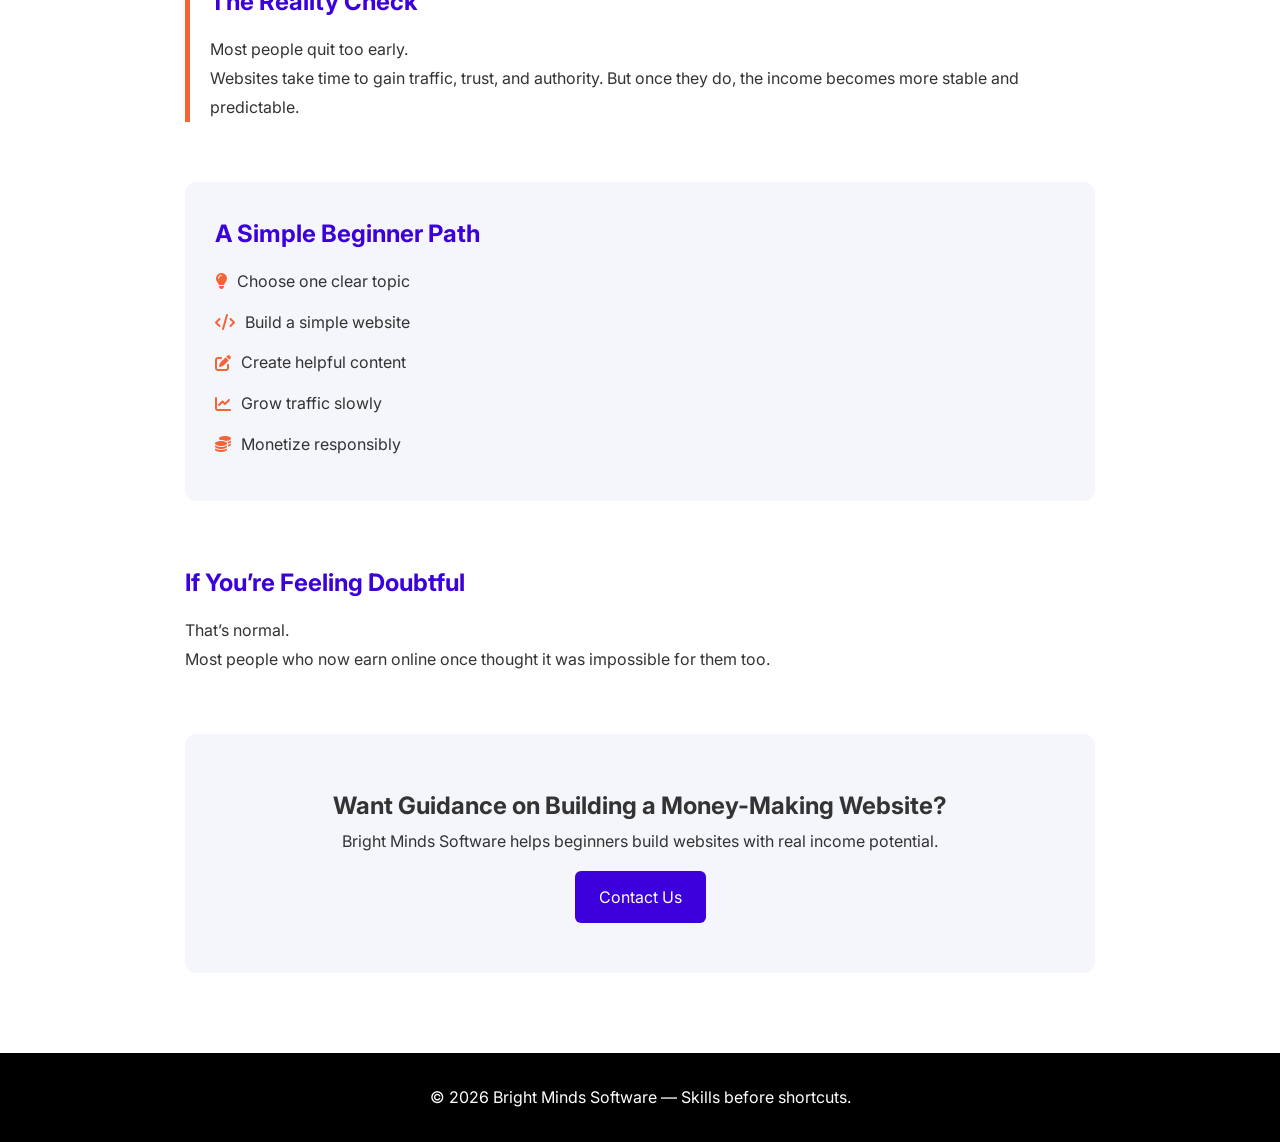
<file: pages/makemoney.html>
<!DOCTYPE html>
<html lang="en">
<head>
    <meta charset="UTF-8">
    <meta name="viewport" content="width=device-width, initial-scale=1.0">

    <!-- Favicon -->
    <link rel="icon" href="images/favicon.png" type="image/png">
    <link rel="apple-touch-icon" href="images/favicon.png">

    <!-- Google Fonts -->
    <link href="https://fonts.googleapis.com/css2?family=Inter:wght@300;400;500;600;700;800&display=swap" rel="stylesheet">

    <!-- Font Awesome FREE -->
    <link rel="stylesheet" href="https://cdnjs.cloudflare.com/ajax/libs/font-awesome/6.5.2/css/all.min.css" crossorigin="anonymous" referrerpolicy="no-referrer" />

    <!-- Page CSS -->
    <link rel="stylesheet" href="makemoney.css">

    <!-- SEO Meta Tags -->
    <title>How to Make Money Online Using a Website | Bright Minds Software</title>
    <meta name="description" content="Discover real and sustainable ways to make money online using a website. Step-by-step beginner-friendly guide by Bright Minds Software, Kenya.">
    <meta name="keywords" content="make money online, earn online Kenya, website income, affiliate marketing website, Bright Minds Software">
    <meta name="author" content="Bright Minds Software">

    <!-- Open Graph / Social Sharing -->
    <meta property="og:title" content="How to Make Money Online Using a Website | Bright Minds Software">
    <meta property="og:description" content="Learn step-by-step how to make real money online using a website. Beginner-friendly guide by Bright Minds Software for 2026.">
    <meta property="og:type" content="website">
    <meta property="og:url" content="https://brightminds-learn.vercel.app/pages/makemoney.html">
    <meta property="og:image" content="https://brightminds-learn.vercel.app/images/social-preview.png">
</head>
<body>

<header class="hero">
    <div class="hero-container">
        <h1>How to Make Money Online Using a Website</h1>
        <p>
            Honest methods. Real skills. Long-term income.
            No shortcuts. No false promises.
        </p>

        <a href="../index.html#contact" class="contact-btn">
            Talk to Bright Minds Software
        </a>
    </div>
</header>

<main class="page-content">

    <!-- Intro -->
    <section class="content-section">
        <h2>Let’s Be Honest First</h2>
        <p>
            A website is not a “get rich quick” tool.
            It is a <strong>digital asset</strong>.
        </p>
        <p>
            When built with patience and strategy, a website can generate
            income for years — even while you sleep.
        </p>
    </section>

    <!-- Myth Busting -->
    <section class="content-section soft-card">
        <h2>Common Myths About Making Money Online</h2>

        <ul class="myths">
            <li><i class="fa-solid fa-xmark"></i> You need a lot of money to start</li>
            <li><i class="fa-solid fa-xmark"></i> You must be a coding expert</li>
            <li><i class="fa-solid fa-xmark"></i> Results come overnight</li>
        </ul>

        <p>
            The truth? Most successful websites started small, simple,
            and imperfect.
        </p>
    </section>

    <!-- Methods -->
    <section class="content-section">
        <h2>Proven Ways to Make Money Using a Website</h2>

        <div class="money-method">
            <h3><i class="fa-solid fa-link"></i> Affiliate Marketing</h3>
            <p>
                You recommend products or services and earn a commission
                when people sign up or buy using your link.
            </p>
            <p>
                Example: recommending web hosting services like Truehost Kenya.
            </p>
        </div>

        <div class="money-method">
            <h3><i class="fa-solid fa-pen"></i> Blogging & Content Websites</h3>
            <p>
                Write helpful articles, tutorials, or reviews.
                Monetize using ads, affiliate links, or partnerships.
            </p>
        </div>

        <div class="money-method">
            <h3><i class="fa-solid fa-store"></i> Selling Digital Products</h3>
            <p>
                Sell ebooks, templates, courses, or tools you create once
                and sell many times.
            </p>
        </div>

        <div class="money-method">
            <h3><i class="fa-solid fa-briefcase"></i> Offering Services</h3>
            <p>
                Use your website as a portfolio to offer web design,
                development, writing, or consulting services.
            </p>
        </div>
    </section>

    <!-- Reality Check -->
    <section class="content-section highlight">
        <h2>The Reality Check</h2>
        <p>
            Most people quit too early.
        </p>
        <p>
            Websites take time to gain traffic, trust, and authority.
            But once they do, the income becomes more stable and predictable.
        </p>
    </section>

    <!-- Beginner Path -->
    <section class="content-section soft-card">
        <h2>A Simple Beginner Path</h2>

        <ol class="steps">
            <li><i class="fa-solid fa-lightbulb"></i> Choose one clear topic</li>
            <li><i class="fa-solid fa-code"></i> Build a simple website</li>
            <li><i class="fa-solid fa-pen-to-square"></i> Create helpful content</li>
            <li><i class="fa-solid fa-chart-line"></i> Grow traffic slowly</li>
            <li><i class="fa-solid fa-coins"></i> Monetize responsibly</li>
        </ol>
    </section>

    <!-- Encouragement -->
    <section class="content-section">
        <h2>If You’re Feeling Doubtful</h2>
        <p>
            That’s normal.
        </p>
        <p>
            Most people who now earn online once thought
            it was impossible for them too.
        </p>
    </section>

    <!-- CTA -->
    <section class="cta-section">
        <h2>Want Guidance on Building a Money-Making Website?</h2>
        <p>
            Bright Minds Software helps beginners build websites
            with real income potential.
        </p>
        <a href="../index.html#contact" class="cta-btn">
            Contact Us
        </a>
    </section>

</main>

<footer class="page-footer">
    <p>© 2026 Bright Minds Software — Skills before shortcuts.</p>
</footer>

</body>
</html>
</file>
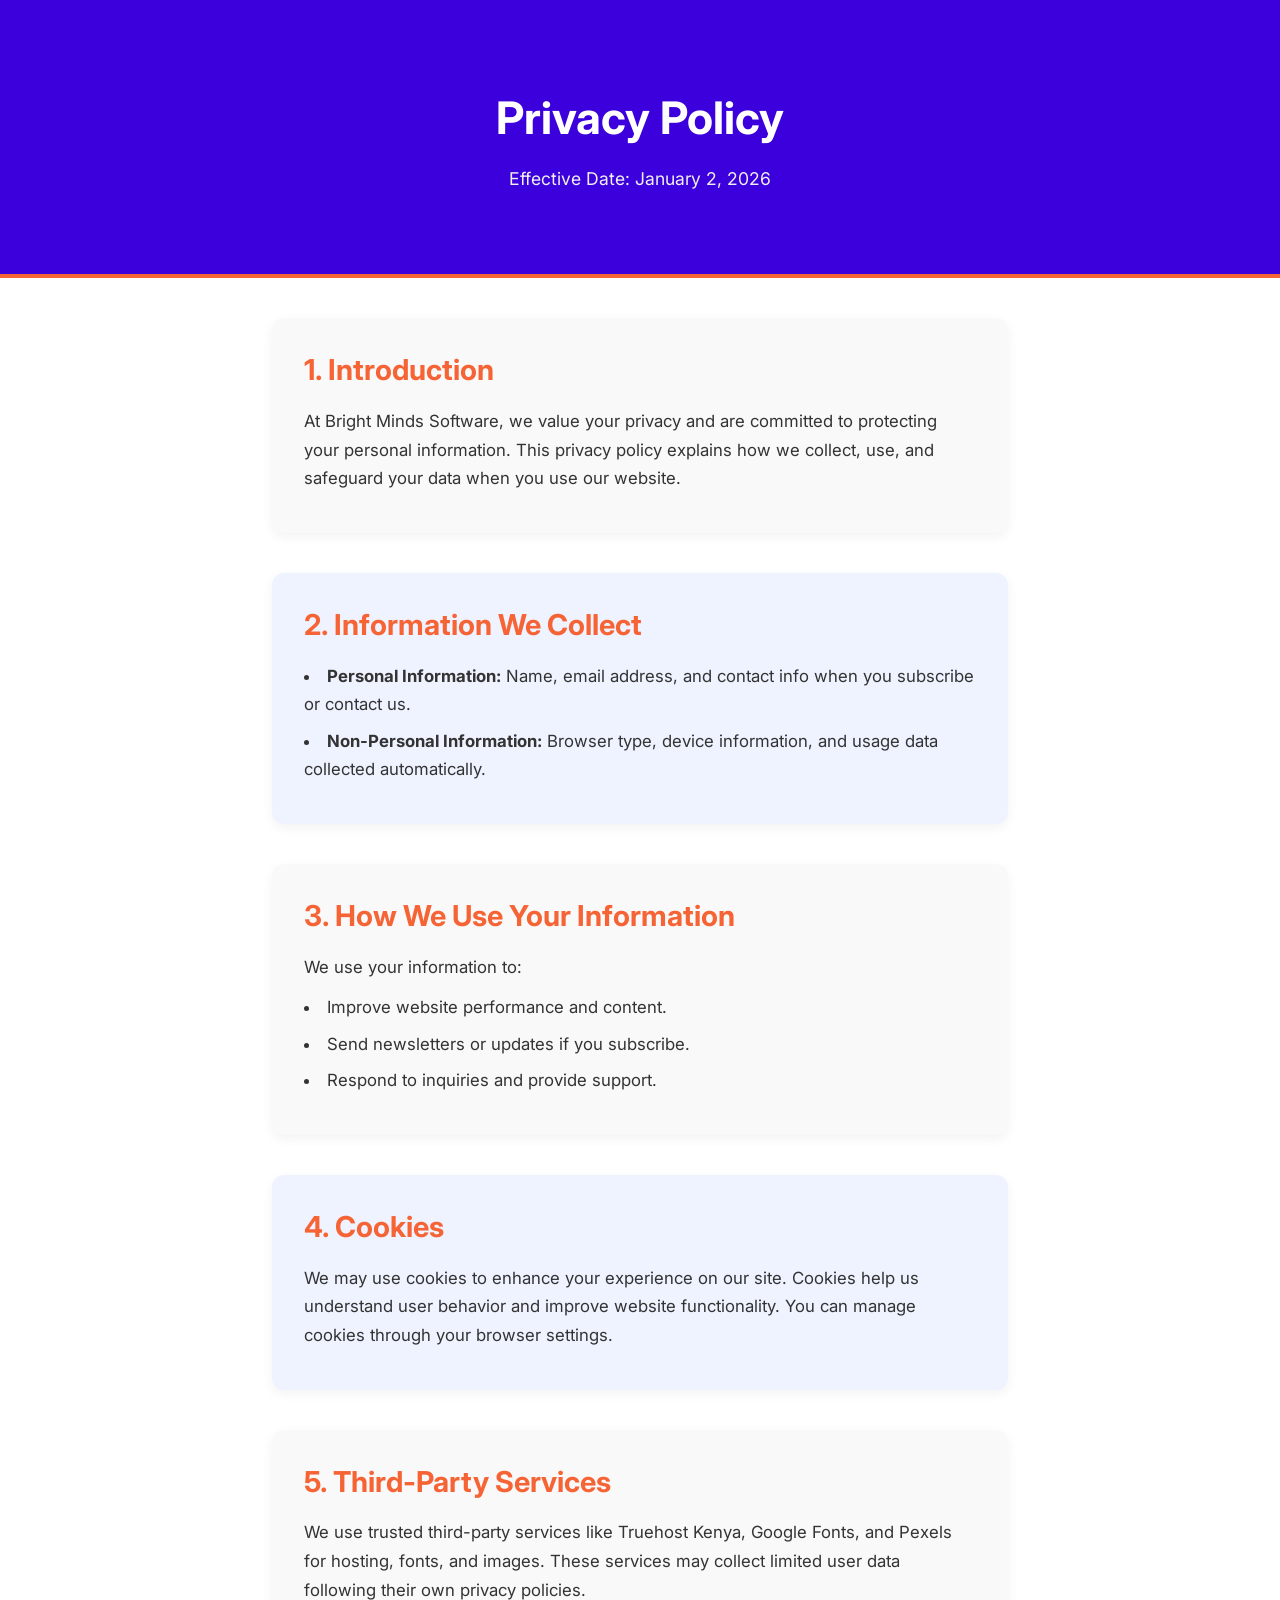
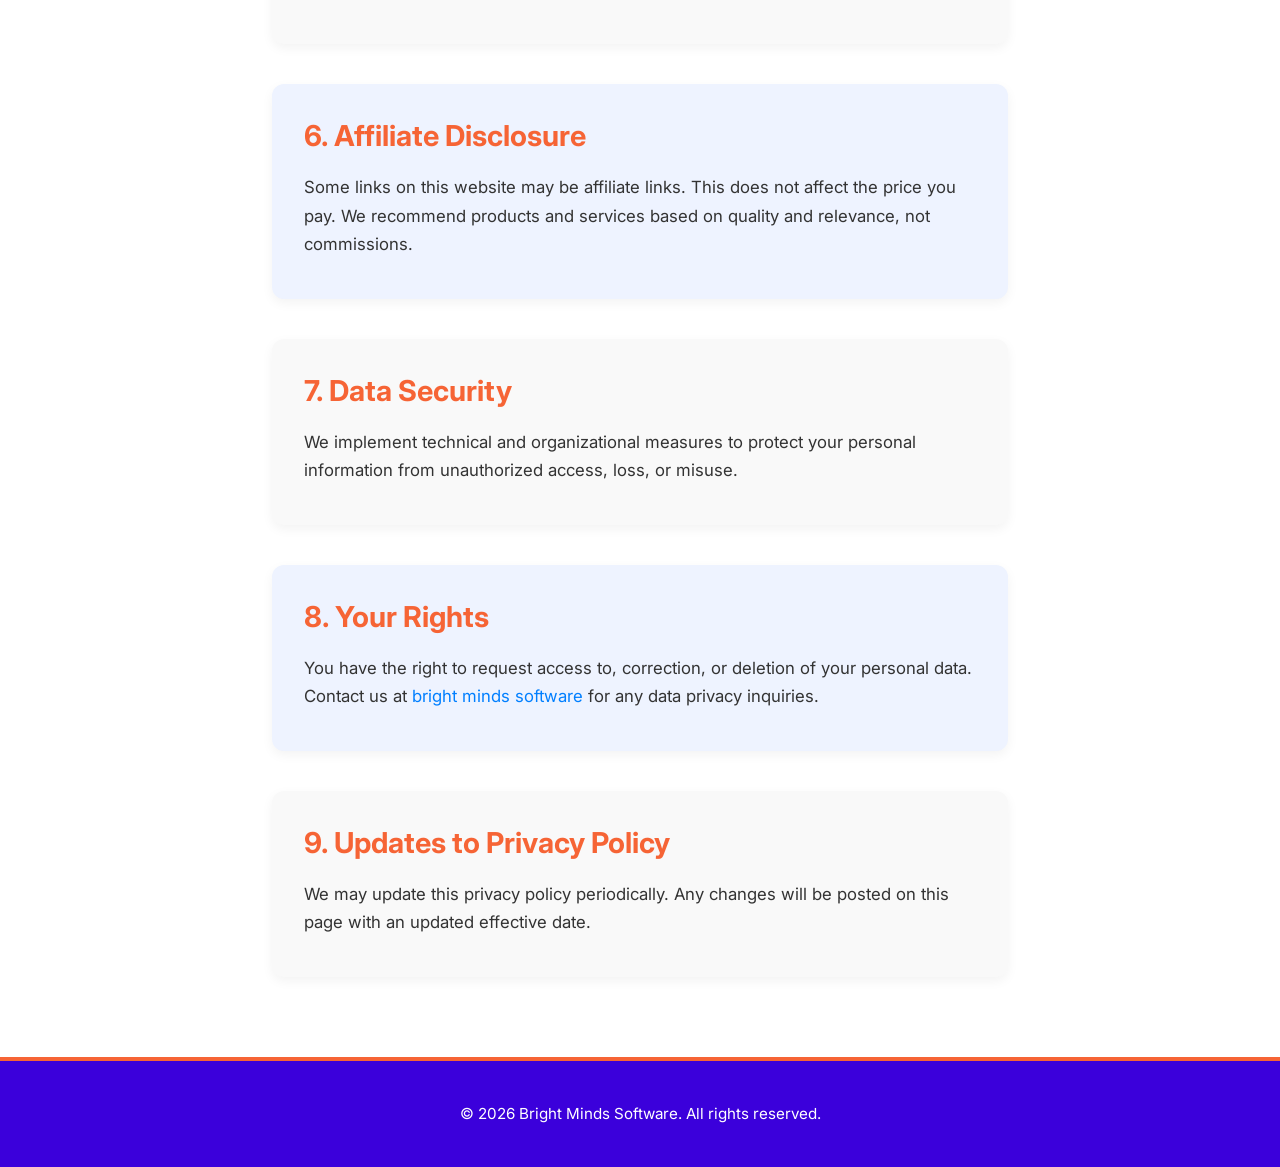
<file: pages/private-policy.html>
<!DOCTYPE html>
<html lang="en">
<head>
    <meta charset="UTF-8">
    <meta name="viewport" content="width=device-width, initial-scale=1.0">

    <!-- Favicon -->
    <link rel="icon" href="images/favicon.png" type="image/png">
    <link rel="apple-touch-icon" href="images/favicon.png">

    <!-- Google Fonts -->
    <link href="https://fonts.googleapis.com/css2?family=Inter:ital,wght@0,100..900;1,100..900&display=swap" rel="stylesheet">

    <!-- Font Awesome FREE -->
    <link rel="stylesheet" href="https://cdnjs.cloudflare.com/ajax/libs/font-awesome/6.5.2/css/all.min.css" crossorigin="anonymous" referrerpolicy="no-referrer" />

    <!-- Page CSS -->
    <link rel="stylesheet" href="private-policy.css">

    <!-- SEO Meta Tags -->
    <title>Privacy Policy | Bright Minds Software</title>
    <meta name="description" content="Read the Privacy Policy of Bright Minds Software. Learn how we handle user data, cookies, and information securely while you use our web development resources.">
    <meta name="keywords" content="privacy policy, data protection, Bright Minds Software, website privacy Kenya, cookies">
    <meta name="author" content="Bright Minds Software">

    <!-- Open Graph / Social Sharing -->
    <meta property="og:title" content="Privacy Policy | Bright Minds Software">
    <meta property="og:description" content="Understand how Bright Minds Software protects your privacy and handles your information securely while using our website.">
    <meta property="og:type" content="website">
    <meta property="og:url" content="https://brightminds-learn.vercel.app/pages/private-policy.html">
    <meta property="og:image" content="https://brightminds-learn.vercel.app/images/social-preview.png">
</head>
<body>

    <!-- Header -->
    <header class="pp-header">
        <div class="pp-container">
            <h1>Privacy Policy</h1>
            <p>Effective Date: January 2, 2026</p>
        </div>
    </header>

    <!-- Main Content -->
    <main class="pp-main">
        <div class="pp-container">

            <section class="pp-section">
                <h2>1. Introduction</h2>
                <p>At Bright Minds Software, we value your privacy and are committed to protecting your personal information. This privacy policy explains how we collect, use, and safeguard your data when you use our website.</p>
            </section>

            <section class="pp-section">
                <h2>2. Information We Collect</h2>
                <ul>
                    <li><strong>Personal Information:</strong> Name, email address, and contact info when you subscribe or contact us.</li>
                    <li><strong>Non-Personal Information:</strong> Browser type, device information, and usage data collected automatically.</li>
                </ul>
            </section>

            <section class="pp-section">
                <h2>3. How We Use Your Information</h2>
                <p>We use your information to:</p>
                <ul>
                    <li>Improve website performance and content.</li>
                    <li>Send newsletters or updates if you subscribe.</li>
                    <li>Respond to inquiries and provide support.</li>
                </ul>
            </section>

            <section class="pp-section">
                <h2>4. Cookies</h2>
                <p>We may use cookies to enhance your experience on our site. Cookies help us understand user behavior and improve website functionality. You can manage cookies through your browser settings.</p>
            </section>

            <section class="pp-section">
                <h2>5. Third-Party Services</h2>
                <p>We use trusted third-party services like Truehost Kenya, Google Fonts, and Pexels for hosting, fonts, and images. These services may collect limited user data following their own privacy policies.</p>
            </section>

            <section class="pp-section">
                <h2>6. Affiliate Disclosure</h2>
                <p>Some links on this website may be affiliate links. This does not affect the price you pay. We recommend products and services based on quality and relevance, not commissions.</p>
            </section>

            <section class="pp-section">
                <h2>7. Data Security</h2>
                <p>We implement technical and organizational measures to protect your personal information from unauthorized access, loss, or misuse.</p>
            </section>

            <section class="pp-section">
                <h2>8. Your Rights</h2>
                <p>You have the right to request access to, correction, or deletion of your personal data. Contact us at <a href="../index.html#contact">bright minds software</a> for any data privacy inquiries.</p>
            </section>

            <section class="pp-section">
                <h2>9. Updates to Privacy Policy</h2>
                <p>We may update this privacy policy periodically. Any changes will be posted on this page with an updated effective date.</p>
            </section>

        </div>
    </main>

    <!-- Footer (minimal for policy pages) -->
    <footer class="pp-footer">
        <div class="pp-container">
            <p>© 2026 Bright Minds Software. All rights reserved.</p>
        </div>
    </footer>

</body>
</html>
</file>
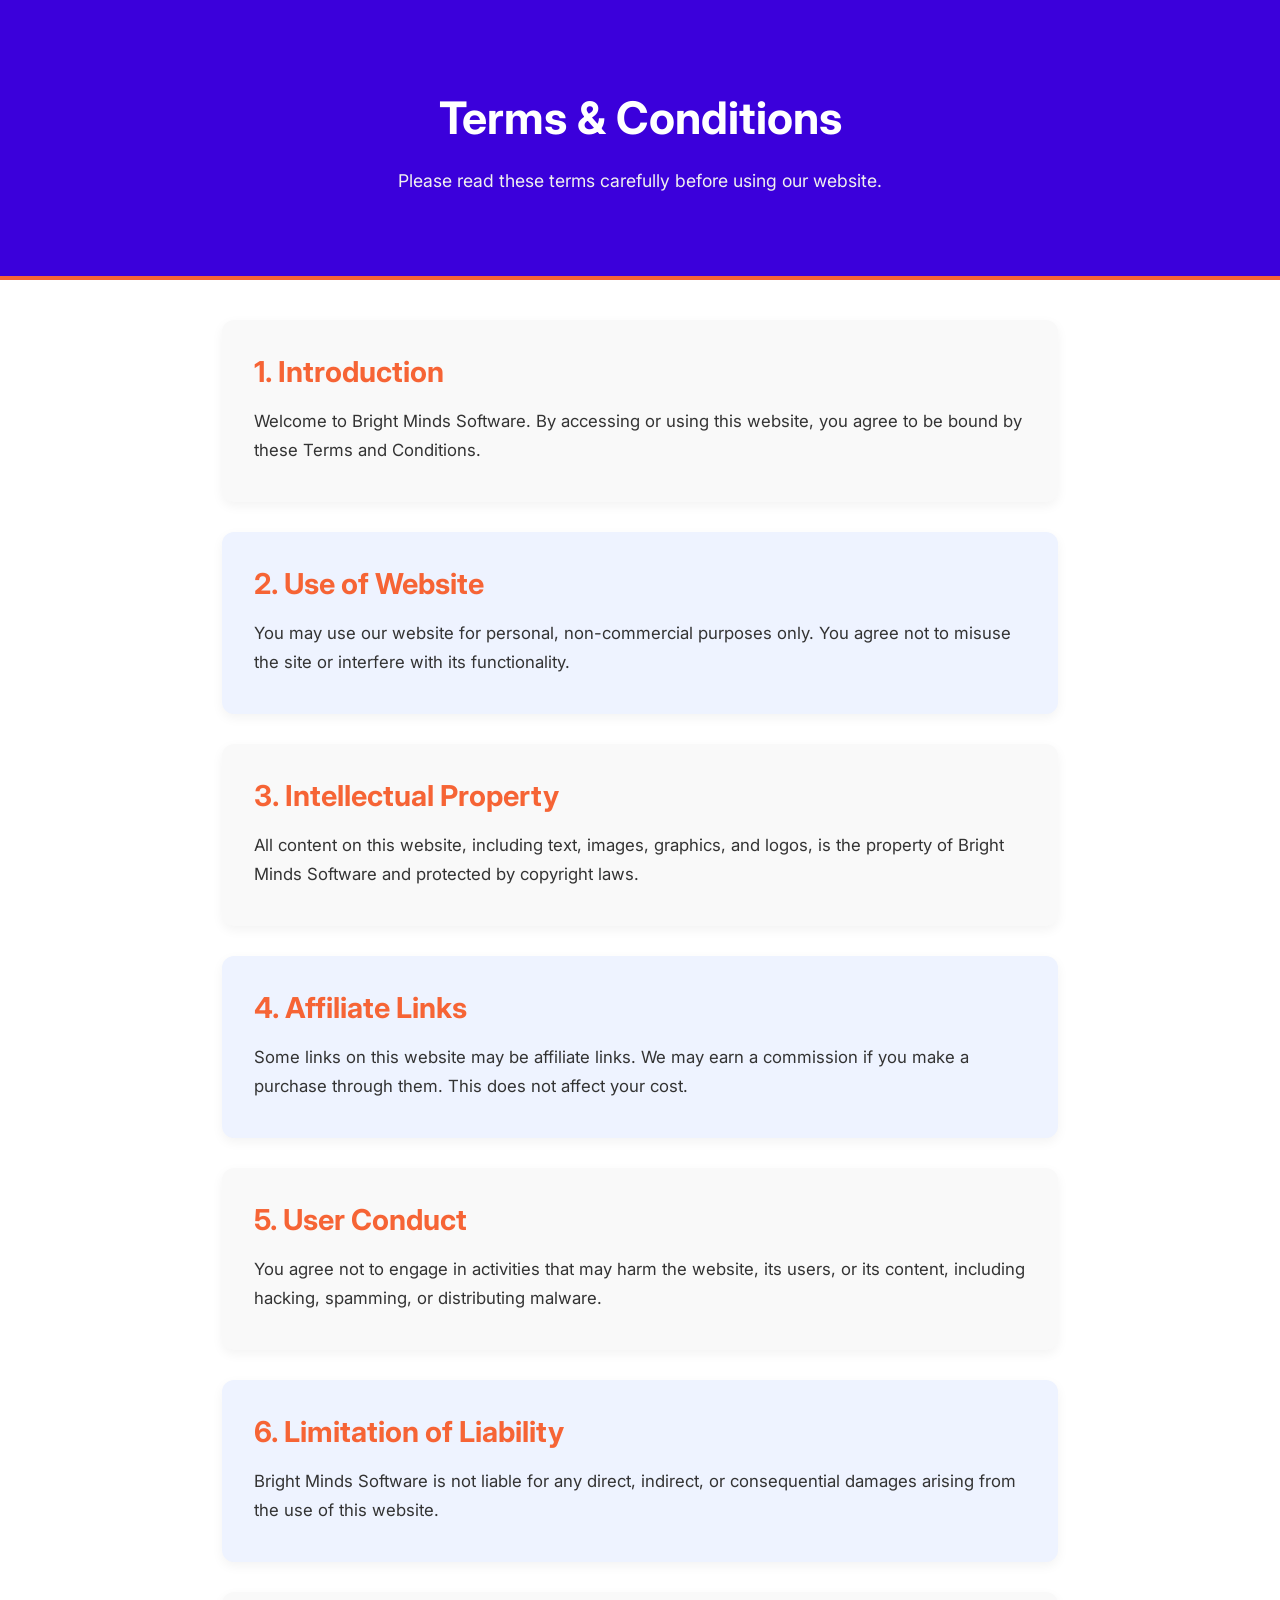
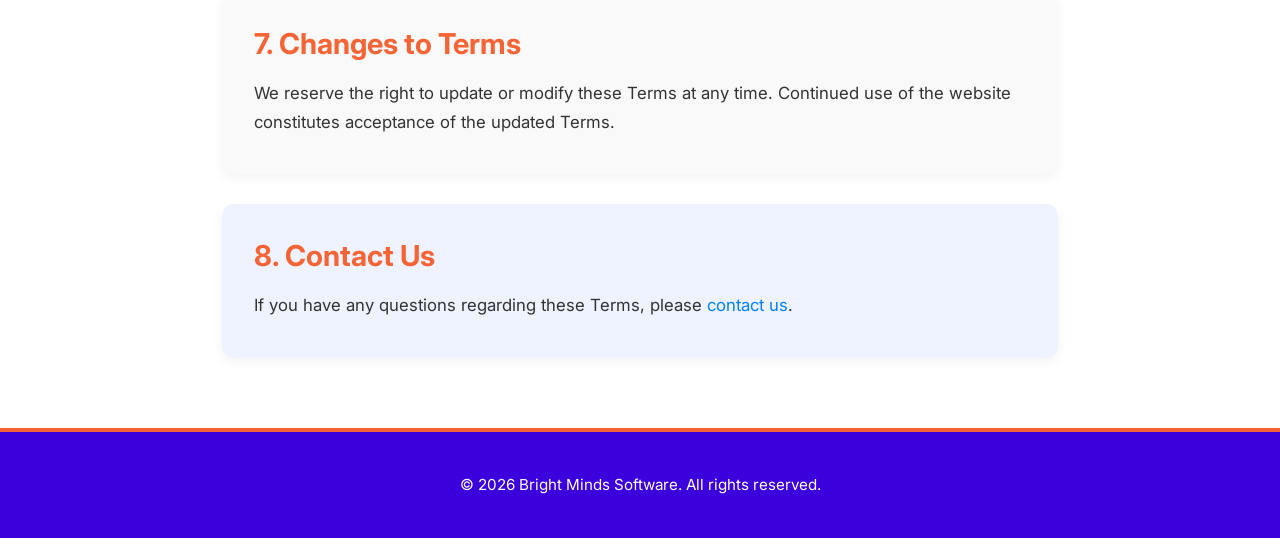
<file: pages/terms-condtion.html>
<!DOCTYPE html>
<html lang="en">
<head>
    <meta charset="UTF-8">
    <meta name="viewport" content="width=device-width, initial-scale=1.0">

    <!-- Favicon -->
    <link rel="icon" href="images/favicon.png" type="image/png">
    <link rel="apple-touch-icon" href="images/favicon.png">

    <!-- Google Fonts -->
    <link href="https://fonts.googleapis.com/css2?family=Inter:wght@400;600;700&display=swap" rel="stylesheet">

    <!-- Font Awesome FREE -->
    <link rel="stylesheet" href="https://cdnjs.cloudflare.com/ajax/libs/font-awesome/6.5.2/css/all.min.css" crossorigin="anonymous" referrerpolicy="no-referrer" />

    <!-- Page CSS -->
    <link rel="stylesheet" href="terms-condtion.css">

    <!-- SEO Meta Tags -->
    <title>Terms & Conditions | Bright Minds Software</title>
    <meta name="description" content="Read the Terms & Conditions of Bright Minds Software. Understand the rules, rights, and responsibilities while using our web development resources and content.">
    <meta name="keywords" content="terms and conditions, Bright Minds Software, website rules, user agreement, web development Kenya">
    <meta name="author" content="Bright Minds Software">

    <!-- Open Graph / Social Sharing -->
    <meta property="og:title" content="Terms & Conditions | Bright Minds Software">
    <meta property="og:description" content="Understand the rules and responsibilities for using Bright Minds Software's web development content and resources.">
    <meta property="og:type" content="website">
    <meta property="og:url" content="https://brightminds-learn.vercel.app/pages/terms-and-conditions.html">
    <meta property="og:image" content="https://brightminds-learn.vercel.app/images/social-preview.png">
</head>
<body>

    <!-- Header -->
    <header class="tnc-header">
        <div class="tnc-container">
            <h1>Terms & Conditions</h1>
            <p>Please read these terms carefully before using our website.</p>
        </div>
    </header>

    <!-- Main Content -->
    <main class="tnc-main">
        <div class="tnc-container">

            <!-- Section 1 -->
            <section class="tnc-section">
                <h2>1. Introduction</h2>
                <p>Welcome to Bright Minds Software. By accessing or using this website, you agree to be bound by these Terms and Conditions.</p>
            </section>

            <!-- Section 2 -->
            <section class="tnc-section">
                <h2>2. Use of Website</h2>
                <p>You may use our website for personal, non-commercial purposes only. You agree not to misuse the site or interfere with its functionality.</p>
            </section>

            <!-- Section 3 -->
            <section class="tnc-section">
                <h2>3. Intellectual Property</h2>
                <p>All content on this website, including text, images, graphics, and logos, is the property of Bright Minds Software and protected by copyright laws.</p>
            </section>

            <!-- Section 4 -->
            <section class="tnc-section">
                <h2>4. Affiliate Links</h2>
                <p>Some links on this website may be affiliate links. We may earn a commission if you make a purchase through them. This does not affect your cost.</p>
            </section>

            <!-- Section 5 -->
            <section class="tnc-section">
                <h2>5. User Conduct</h2>
                <p>You agree not to engage in activities that may harm the website, its users, or its content, including hacking, spamming, or distributing malware.</p>
            </section>

            <!-- Section 6 -->
            <section class="tnc-section">
                <h2>6. Limitation of Liability</h2>
                <p>Bright Minds Software is not liable for any direct, indirect, or consequential damages arising from the use of this website.</p>
            </section>

            <!-- Section 7 -->
            <section class="tnc-section">
                <h2>7. Changes to Terms</h2>
                <p>We reserve the right to update or modify these Terms at any time. Continued use of the website constitutes acceptance of the updated Terms.</p>
            </section>

            <!-- Section 8 -->
            <section class="tnc-section">
                <h2>8. Contact Us</h2>
                <p>If you have any questions regarding these Terms, please <a href="../index.html#contact">contact us</a>.</p>
            </section>

        </div>
    </main>

    <!-- Footer -->
    <footer class="tnc-footer">
        <div class="tnc-container">
            <p>&copy; 2026 Bright Minds Software. All rights reserved.</p>
        </div>
    </footer>

</body>
</html>
</file>
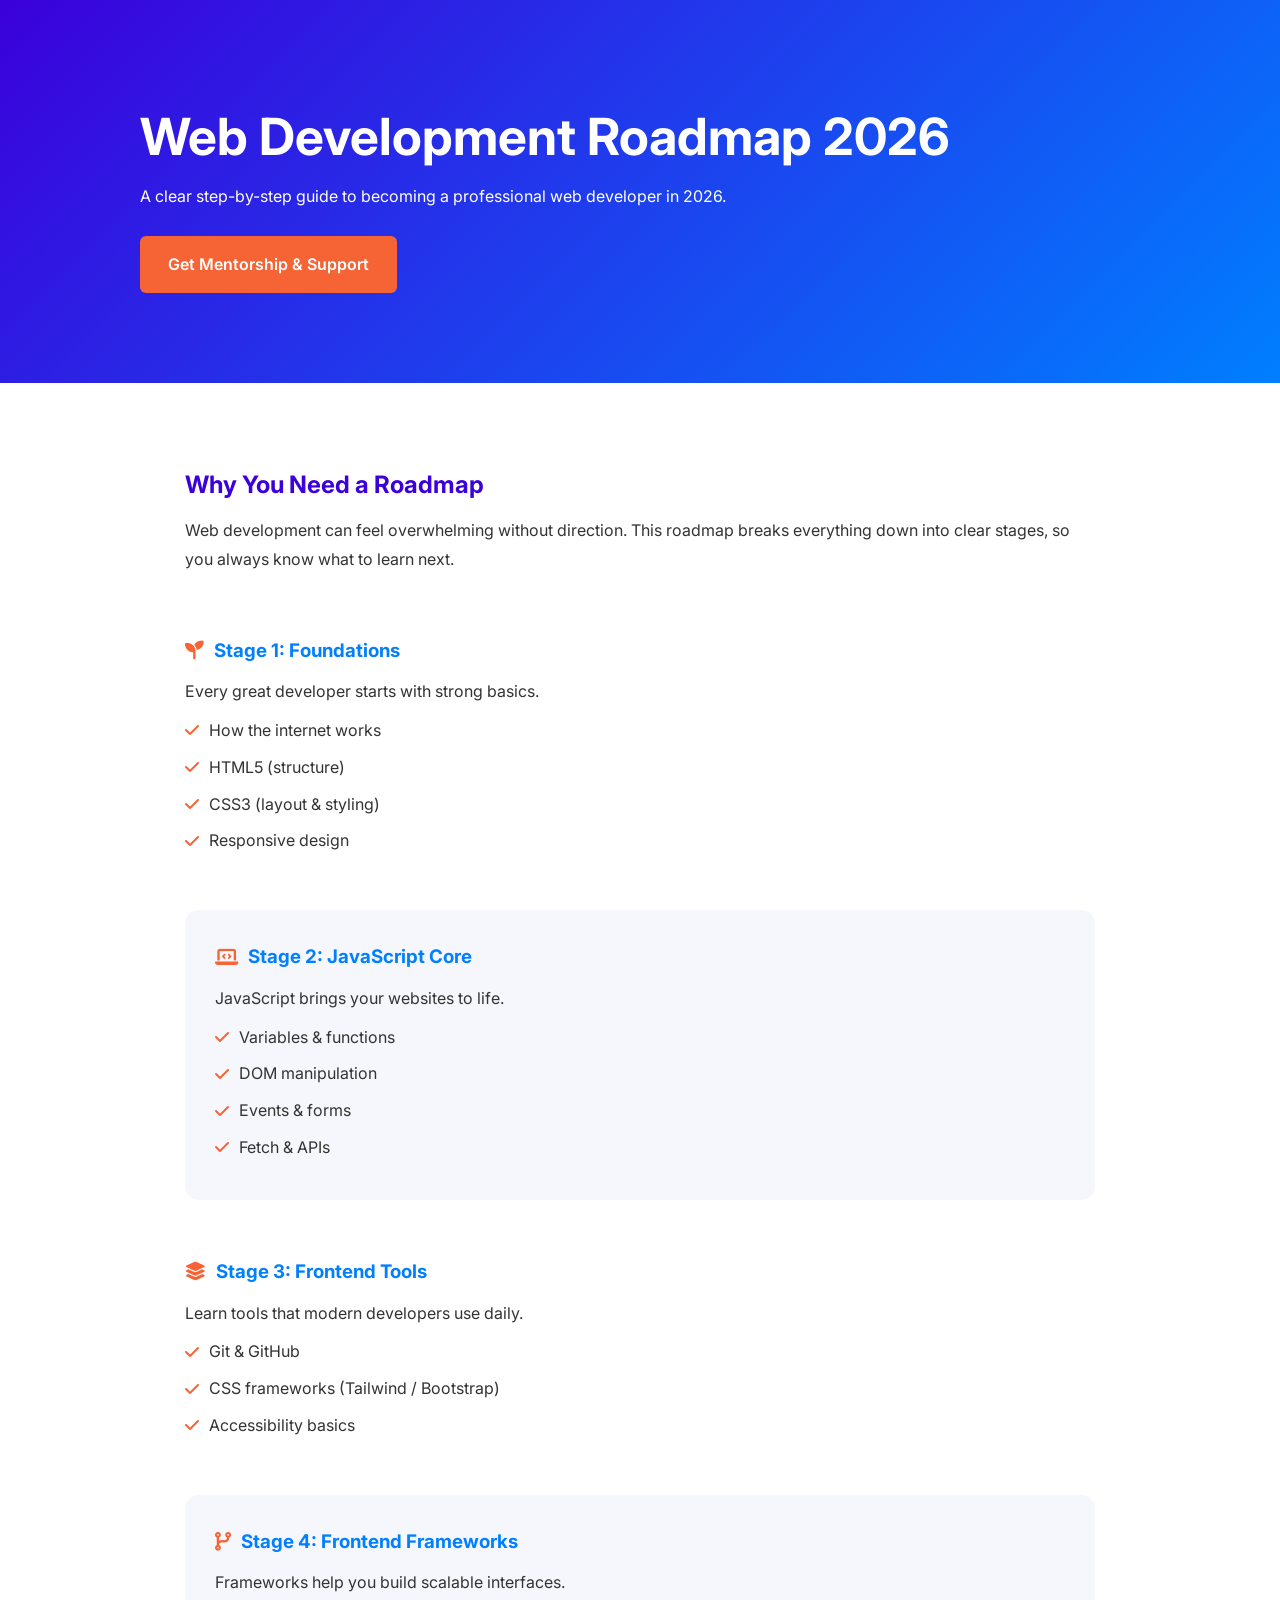
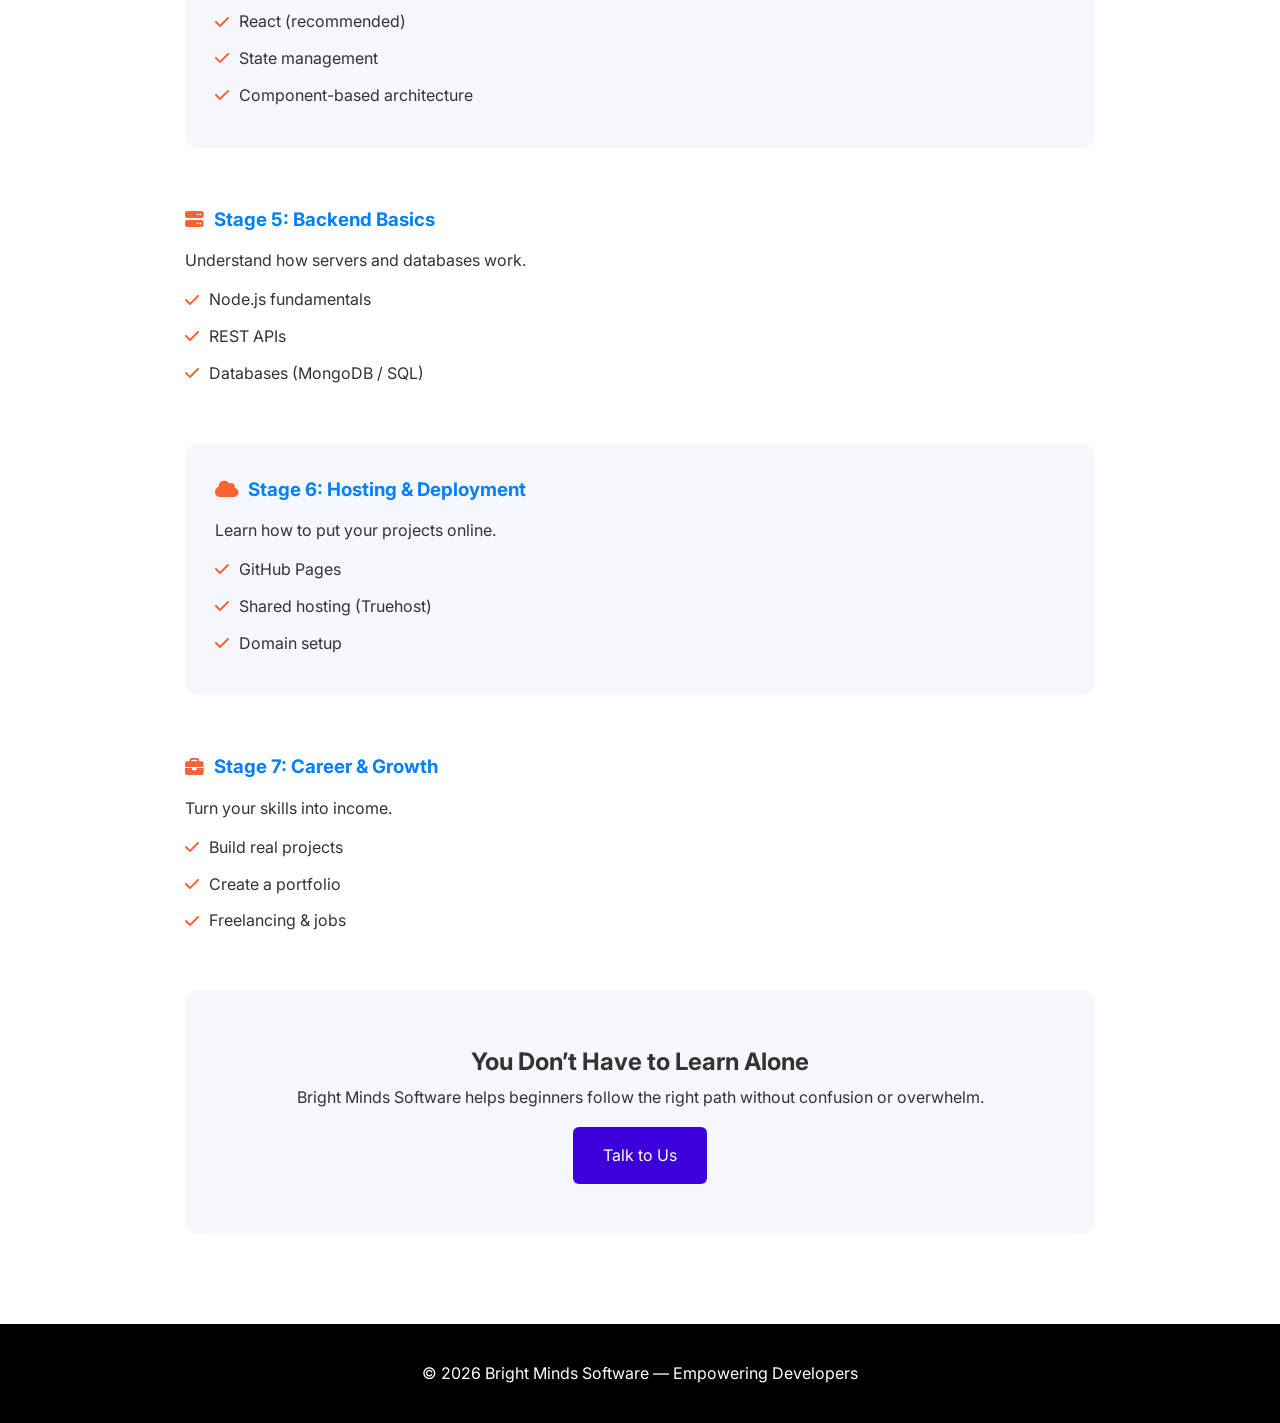
<file: pages/web-devroadmap.html>
<!DOCTYPE html>
<html lang="en">
<head>
    <meta charset="UTF-8">
    <meta name="viewport" content="width=device-width, initial-scale=1.0">

    <!-- Favicon -->
    <link rel="icon" href="images/favicon.png" type="image/png">
    <link rel="apple-touch-icon" href="images/favicon.png">

    <!-- Google Fonts -->
    <link href="https://fonts.googleapis.com/css2?family=Inter:wght@300;400;500;600;700;800&display=swap" rel="stylesheet">

    <!-- Font Awesome FREE -->
    <link rel="stylesheet" href="https://cdnjs.cloudflare.com/ajax/libs/font-awesome/6.5.2/css/all.min.css" crossorigin="anonymous" referrerpolicy="no-referrer" />

    <!-- Page CSS -->
    <link rel="stylesheet" href="web-devroadmap.css">

    <!-- SEO Meta Tags -->
    <title>Web Development Roadmap 2026 | Bright Minds Software</title>
    <meta name="description" content="Follow the complete web development roadmap for 2026. Step-by-step guide from beginner to professional, including frontend and backend technologies by Bright Minds Software.">
    <meta name="keywords" content="web development roadmap 2026, learn web development, frontend roadmap, backend roadmap, Bright Minds Software">
    <meta name="author" content="Bright Minds Software">

    <!-- Open Graph / Social Sharing -->
    <meta property="og:title" content="Web Development Roadmap 2026 | Bright Minds Software">
    <meta property="og:description" content="Step-by-step web development roadmap for 2026. Learn frontend and backend technologies from beginner to professional with Bright Minds Software.">
    <meta property="og:type" content="website">
    <meta property="og:url" content="https://brightminds-learn.vercel.app/pages/web-devroadmap.html">
    <meta property="og:image" content="https://brightminds-learn.vercel.app/images/social-preview.png">
</head>
<body>

<header class="hero">
    <div class="hero-container">
        <h1>Web Development Roadmap 2026</h1>
        <p>
            A clear step-by-step guide to becoming a professional web developer in 2026.
        </p>

        <a href="../index.html#contact" class="hero-btn">
            Get Mentorship & Support
        </a>
    </div>
</header>

<main class="roadmap">

    <!-- Intro -->
    <section class="intro">
        <h2>Why You Need a Roadmap</h2>
        <p>
            Web development can feel overwhelming without direction.
            This roadmap breaks everything down into clear stages,
            so you always know what to learn next.
        </p>
    </section>

    <!-- Stage 1 -->
    <section class="stage">
        <h3><i class="fa-solid fa-seedling"></i> Stage 1: Foundations</h3>
        <p>
            Every great developer starts with strong basics.
        </p>
        <ul>
            <li><i class="fa-solid fa-check"></i> How the internet works</li>
            <li><i class="fa-solid fa-check"></i> HTML5 (structure)</li>
            <li><i class="fa-solid fa-check"></i> CSS3 (layout & styling)</li>
            <li><i class="fa-solid fa-check"></i> Responsive design</li>
        </ul>
    </section>

    <!-- Stage 2 -->
    <section class="stage card">
        <h3><i class="fa-solid fa-laptop-code"></i> Stage 2: JavaScript Core</h3>
        <p>
            JavaScript brings your websites to life.
        </p>
        <ul>
            <li><i class="fa-solid fa-check"></i> Variables & functions</li>
            <li><i class="fa-solid fa-check"></i> DOM manipulation</li>
            <li><i class="fa-solid fa-check"></i> Events & forms</li>
            <li><i class="fa-solid fa-check"></i> Fetch & APIs</li>
        </ul>
    </section>

    <!-- Stage 3 -->
    <section class="stage">
        <h3><i class="fa-solid fa-layer-group"></i> Stage 3: Frontend Tools</h3>
        <p>
            Learn tools that modern developers use daily.
        </p>
        <ul>
            <li><i class="fa-solid fa-check"></i> Git & GitHub</li>
            <li><i class="fa-solid fa-check"></i> CSS frameworks (Tailwind / Bootstrap)</li>
            <li><i class="fa-solid fa-check"></i> Accessibility basics</li>
        </ul>
    </section>

    <!-- Stage 4 -->
    <section class="stage card">
        <h3><i class="fa-solid fa-code-branch"></i> Stage 4: Frontend Frameworks</h3>
        <p>
            Frameworks help you build scalable interfaces.
        </p>
        <ul>
            <li><i class="fa-solid fa-check"></i> React (recommended)</li>
            <li><i class="fa-solid fa-check"></i> State management</li>
            <li><i class="fa-solid fa-check"></i> Component-based architecture</li>
        </ul>
    </section>

    <!-- Stage 5 -->
    <section class="stage">
        <h3><i class="fa-solid fa-server"></i> Stage 5: Backend Basics</h3>
        <p>
            Understand how servers and databases work.
        </p>
        <ul>
            <li><i class="fa-solid fa-check"></i> Node.js fundamentals</li>
            <li><i class="fa-solid fa-check"></i> REST APIs</li>
            <li><i class="fa-solid fa-check"></i> Databases (MongoDB / SQL)</li>
        </ul>
    </section>

    <!-- Stage 6 -->
    <section class="stage card">
        <h3><i class="fa-solid fa-cloud"></i> Stage 6: Hosting & Deployment</h3>
        <p>
            Learn how to put your projects online.
        </p>
        <ul>
            <li><i class="fa-solid fa-check"></i> GitHub Pages</li>
            <li><i class="fa-solid fa-check"></i> Shared hosting (Truehost)</li>
            <li><i class="fa-solid fa-check"></i> Domain setup</li>
        </ul>
    </section>

    <!-- Stage 7 -->
    <section class="stage">
        <h3><i class="fa-solid fa-briefcase"></i> Stage 7: Career & Growth</h3>
        <p>
            Turn your skills into income.
        </p>
        <ul>
            <li><i class="fa-solid fa-check"></i> Build real projects</li>
            <li><i class="fa-solid fa-check"></i> Create a portfolio</li>
            <li><i class="fa-solid fa-check"></i> Freelancing & jobs</li>
        </ul>
    </section>

    <!-- CTA -->
    <section class="cta">
        <h2>You Don’t Have to Learn Alone</h2>
        <p>
            Bright Minds Software helps beginners follow the right path
            without confusion or overwhelm.
        </p>
        <a href="../index.html#contact" class="cta-btn">
            Talk to Us
        </a>
    </section>

</main>

<footer class="footer">
    <p>© 2026 Bright Minds Software — Empowering Developers</p>
</footer>

</body>
</html>
</file>
<file: style.css>
/* Google Fonts (Inter)*/
@import url('https://fonts.googleapis.com/css2?family=Inter:ital,opsz,wght@0,14..32,100..900;1,14..32,100..900&display=swap');

/* Reset default CSS styles*/
*{
    padding: 0;
    margin: 0;
    box-sizing: border-box;
}

html {
  scroll-behavior: smooth;
}

body {
    font-family: 'Inter', sans-serif;
    margin: 0 auto;
    -webkit-font-smoothing: antialiased;
    -moz-osx-font-smoothing: grayscale;
    max-width: 1200px;
    /* line-height: 1.6; */
    background: white;
    font-size: 16px;
}

/* Ensuring Everything Uses Inter As font*/
body, h1, h2, h3, h4, h5, h6, p, a, li, button, input, label, textarea, select, option {
    font-family: 'Inter', sans-serif;
}

p{
    line-height: 1.3;
}

/* Getting Started*/

.header {
    position: relative;
    height: 300px;
    color: white;
    display: flex;
    flex-direction: column;
    gap:15px;
    align-items: center;
    justify-content: center;
    text-align: center;
    overflow: hidden;
    padding: 0 5px;
    background: 
        linear-gradient(rgba(0, 0, 0, 0.4), rgba(0, 0, 0, 0.4)),
        url('images/home-img.jpg');
    background-size: cover;
    background-position: center;
    background-repeat: no-repeat;

    transition: background 0.3s ease;
}

.header .navs{
    position: fixed;
    display: flex;
    width: 100%;
    justify-content: space-between;
    align-items: center;
    top: 0;
    background-color: white;
    box-shadow: 0 10px 15px rgba(0,0,0,0.3);
    padding: 5px;
    margin: 0 10px;
    max-width: 1200px;
    z-index: 2;
}

.header .navs ul{
    display: flex;
    gap:10px;
}

.header .navs ul li{
    list-style: none;
}

.header .navs ul li a{
    text-decoration: none;
    color: #3b00db;
    font-size: 14px;
    font-weight: 600;
}

.header .navs img{
    width: 25px;
}

/* Styling TRUEHOST link*/
.header .navs ul li .truehost{
    color: orange;
    border: 2px solid orangered;
    padding: 4px 7px;
    border-radius: 30px;
}

.header h1{
    text-align: center;
    font-size: 24px;
}



.start-learning-container .start-learning{
    position: absolute;
    bottom: 10px;   
    padding: 10px 30px;    
    border: 1px solid white;
    background-color: transparent;
    color: white;
    transform: translate(-50%, -50%);
    font-weight: 700;
    border-radius: 10px;
    transition: all 0.5s ease;
}

.start-learning:hover{
    background-color: white;
    color: #f66435;/*orangeRed*/
}

/* ------- Main Section ------- */
.main{
    display: flex;
    flex-direction: column;
    justify-content: center;
    align-items: center;
}



/* =========================
   USEFUL LINKS SECTION
   ========================= */

.useful-links-section {
    padding: 50px 16px;
    background-color: #f9fafc;
    font-family: 'Inter', sans-serif;
}

.useful-links-title {
    text-align: center;
    font-size: 1.7rem;
    font-weight: 700;
    color: #3b00db;
    margin-bottom: 30px;
}

/* Container */
.useful-links-list {
    max-width: 900px;
    margin: 0 auto;
}

/* Individual item */
.useful-link-item {
    background: #ffffff;
    border-radius: 10px;
    padding: 16px 18px;
    margin-bottom: 16px;
    border-left: 4px solid #3b00db;
    transition: all 0.3s ease;
}

/* Open state */
.useful-link-item[open] {
    border-left-color: #f66435;
    background-color: #fff7f3;
}

/* Summary */
.useful-link-summary {
    font-size: 1rem;
    font-weight: 600;
    cursor: pointer;
    list-style: none;
    display: flex;
    justify-content: space-between;
    align-items: center;
}

.useful-link-summary::-webkit-details-marker {
    display: none;
}

/* Arrow */
.useful-link-summary::after {
    content: "➜";
    font-size: 0.9rem;
    transition: transform 0.3s ease;
}

.useful-link-item[open] .useful-link-summary::after {
    transform: rotate(90deg);
}

/* Text */
.useful-link-text {
    margin-top: 10px;
    font-size: 0.9rem;
    color: #444;
    line-height: 1.6;
}

/* Button */
.useful-link-get-start-btn {
    margin-top: 12px;
    padding: 10px 26px;
    background-color: #f66435;
    color: #fff;
    font-weight: 600;
    font-size: 0.9rem;
    border: none;
    border-radius: 50px;
    cursor: pointer;
    transition: all 0.3s ease;
}

.useful-link-get-start-btn:hover {
    background-color: #d94f23;
    transform: translateY(-1px);
}

/* =========================
   MOBILE OPTIMIZATION
   ========================= */

@media (max-width: 480px) {
    .useful-links-title {
        font-size: 1.5rem;
    }

    .useful-link-summary {
        font-size: 0.95rem;
    }

    .useful-link-text {
        font-size: 0.85rem;
    }
}

/* Scroll behavior to sections*/
.main .learn{
    scroll-margin-top: 50px;
}

.main .learn h3{
    text-align: center;
    margin: 20px auto 10px;
}

/* cards */

.main .cards{
    display: grid;
    grid-template-columns: 1fr;
    margin: 0 auto;
    align-self: center;
    
}

/* card number */
.main .cards .reasons .number{
    position: absolute;
    top: 5px;
    left: 5px;
    color: #3b00db;
    background-color: white;
    padding: 5px;
    width: 20px;
    height: 20px;
    border-radius: 50%;
    display: flex;
    align-items: center;
    justify-content: center;
    font-size: 14px;
    font-weight: 600;
}

.main .cards .reasons{
    position: relative;
    background: linear-gradient(135deg, #3b00db, #007fff);
    background-repeat: no-repeat;
    background-size: cover;
    color: white;
    padding: 30px 8px 10px;
    margin: 0 auto 10px;
    border-radius: 10px;
    display: flex;
    justify-content: center;
    flex-direction: column;
    gap:10px;
    width: 90%;
    
}

.main .cards .reasons.two{
    background: linear-gradient(-135deg, #3b00db, #007fff);
}

.main .cards .reasons.three{
    background: linear-gradient(50deg, #3b00db, #007fff);
}

.main .cards .reasons.four{
    background: linear-gradient(190deg, #3b00db, #007fff);
}

.main .cards .reasons h4{
    text-align: center;
} 


/*------- Learn Now CTA Section -------*/
.main .learn-now{
    background-color: #f66435;/*orange-Red*/
    color: white;
    text-align: center;
    margin: 30px 10px;
    padding: 40px 5px;
    border-radius: 20px;
}

.main .learn-now h2{
    margin-bottom: 10px;
    font-size: 34px;
}

.main .learn-now button{
    padding: 10px 20px;
    background-color: white;
    border: none;
    border-radius: 20px;
    font-size: 20px;
    font-weight: 600;
    color: #f66435;
    cursor: pointer;
    transition: all 0.3s ease;
}

.main .learn-now button:hover{
    transform: translateY(-1.7px);
}

/* Best Web Hosting in Kenya (2026 Review) */
.main .web-hosting-in-kenya{
    scroll-margin-top: 50px;
    margin: 40px 0;
}

.main .web-hosting-in-kenya .web-hosting-detailes{
    display: flex;
    flex-direction: column;
}

.main .web-hosting-in-kenya .web-hosting-detailes img{
    width: 100%;
    margin: 15px 0;
}

.main .web-hosting-in-kenya .web-hosting-detailes-paragraph{
    margin: 0 10px;
}

.main .web-hosting-in-kenya h4{
    text-align: center;
    margin: 20px 0;
}

.main .web-hosting-in-kenya table{
    margin: 0 auto;
    border: 1px solid black;
    border-radius: 10px;
    padding: 10px 0;
    font-size: 13px;
}

main .web-hosting-in-kenya table th{
    text-align: left;
    padding-left: 5px;
}

.main .web-hosting-in-kenya table p{
    margin: 0 5px;
}

.main .web-hosting-in-kenya table .green-bg{    
    color: green;   
}
.main .web-hosting-in-kenya table .red-bg{
    color: red;
}

/* hosting-features */
.main .web-hosting-in-kenya .hosting-features{
    display: grid;
    grid-template-columns: repeat(1, 1fr);
}

.main .web-hosting-in-kenya .hosting-features{
    
}

.main .web-hosting-in-kenya .hosting-features {
    margin: 10px 20px 10px;
}

.main .web-hosting-in-kenya .hosting-features h4{
    margin: 40px auto 10px;
}


.main .web-hosting-in-kenya .hosting-features img{
    width: 100%;
}

.main .web-hosting-in-kenya .hosting-features ul{
    margin: 0 10px;
}

/* TRUEHOST links start here*/

.truehost-get-started-link {
    background-color: #f66435; /* orangeRed */
    color: white;
    padding: 60px 20px;
    border-radius: 12px;
    display: flex;
    flex-direction: column;
    align-items: center;
    justify-content: center;
    text-align: center;
    margin-top: 30px;
}

.truehost-get-started-link h1 {
    font-size: 26px;
    margin-bottom: 15px;
}

.truehost-get-started-link p {
    font-size: 18px;
    max-width: 700px;
    margin-bottom: 20px;
    line-height: 1.5;
}

.truehost-get-started-link a {
    text-decoration: none;
}

.truehost-get-started-link a button {
    padding: 12px 50px;
    background-color: white;
    color: #f66435;
    font-size: 20px;
    font-weight: 700;
    border: 2px solid white;
    border-radius: 50px;
    cursor: pointer;
    transition: all 0.3s ease;
    display: flex;
    align-items: center;
    gap: 10px; /* space between text and icon */
}

.truehost-get-started-link a button i {
    transition: transform 0.3s ease;
}

/* Hover effects */
.truehost-get-started-link a button:hover {
    background-color: #f66435;
    color: white;
    border: 2px solid white;
}

.truehost-get-started-link a button:hover i {
    transform: translateX(5px); /* small arrow slide effect */
}

.truehost-get-started-link small {
    margin-top: 15px;
    font-size: 14px;
    color: #fff;
    opacity: 0.85;
}

/* Responsive Styles */
@media (max-width: 992px) {
    .truehost-get-started-link h1 { font-size: 24px; }
    .truehost-get-started-link p { font-size: 17px; max-width: 90%; }
    .truehost-get-started-link a button { font-size: 18px; padding: 12px 40px; }
}

@media (max-width: 600px) {
    .truehost-get-started-link h1 { font-size: 22px; }
    .truehost-get-started-link p { font-size: 16px; max-width: 95%; }
    .truehost-get-started-link a button { font-size: 16px; padding: 10px 35px; }
    .truehost-get-started-link { padding: 40px 15px; }
}

/* TRUEHOST links ENDS here*/

/* affiliate link statement styles*/
.affiliate-link-statement {
    margin-top: 5px;
    border-radius: 4px;
    font-size: 14px;
    padding: 12px 16px;
    background: #f5f7fa;
    border-left: 7px solid #3b00db;        
    color: #555;
    max-width: 600px;
    margin: 10px;
    box-shadow: 0 0 13px rgb(0,0,0,0.3);
}

.affiliate-link-statement p {
    margin: 0;
    line-height: 1.5;
}

.affiliate-link-statement a {
    color: #007fff;
    font-weight: 500;
    text-decoration: none;
}

.affiliate-link-statement a:hover {
    text-decoration: underline;
}

/* =========================
   FAQ SECTION STYLES
   ========================= */

.faq-section {
    padding: 60px 16px;
    background-color: #0f172a; /* dark professional */
}

.faq-container {
    max-width: 900px;
    margin: auto;
}

.faq-title {
    text-align: center;
    font-size: 28px;
    color: #ffffff;
    margin-bottom: 10px;
}

.faq-subtitle {
    text-align: center;
    color: #cbd5f5;
    font-size: 15px;
    margin-bottom: 40px;
}

/* FAQ LIST */
.faq-list {
    display: flex;
    flex-direction: column;
    gap: 14px;
}

/* EACH FAQ ITEM */
.faq-item {
    background: #020617;
    border-radius: 12px;
    padding: 18px 20px;
    border: 1px solid rgba(255,255,255,0.05);
    transition: all 0.3s ease;
}

.faq-item[open] {
    border-color: #38bdf8;
}

/* QUESTION */
.faq-question {
    font-size: 16px;
    font-weight: 600;
    color: #ffffff;
    cursor: pointer;
    list-style: none;
    position: relative;
    padding-right: 28px;
}

/* remove default arrow */
.faq-question::-webkit-details-marker {
    display: none;
}

/* custom arrow */
.faq-question::after {
    content: "+";
    position: absolute;
    right: 0;
    top: 0;
    font-size: 20px;
    color: #38bdf8;
    transition: transform 0.3s ease;
}

.faq-item[open] .faq-question::after {
    content: "−";
}

/* ANSWER */
.faq-answer {
    margin-top: 12px;
    font-size: 14.5px;
    color: #cbd5f5;
    line-height: 1.6;
}


/* =========================
   FAQ SECTION STYLES ENDS HERE 
   ========================= */
   
   
   

/* =========================
   PARTNERS SECTION (MOBILE)
   ========================= */

.partners-section {
    padding: 50px 16px;
    background-color: #fff;
}

.partners-container {
    max-width: 1200px;
    margin: 0 auto;
}

/* Header */
.partners-header {
    text-align: center;
    margin-bottom: 32px;
}

.partners-title {
    font-size: 1.8rem;
    font-weight: 700;
    color: #3b00db;
    margin-bottom: 12px;
}

.partners-subtitle {
    font-size: 0.95rem;
    line-height: 1.6;
    color: #444;
    max-width: 520px;
    margin: 0 auto;
}

/* Grid */
.partners-grid {
    display: grid;
    grid-template-columns: 1fr;
    gap: 20px;
}

/* Card */
.partner-card {
    background-color: #fff;
    padding: 22px;
    border-radius: 12px;
    border: 1px solid #eee;
    box-shadow: 0 6px 18px rgba(0, 0, 0, 0.04);
}

/* Card variations */
.partner-owner {
    border-left: 4px solid #3b00db;
}

.partner-affiliate {
    border-left: 4px solid #f66435;
}

.partner-platform,
.partner-resource,
.partner-ai {
    border-left: 4px solid #007fff;
}

/* Card text */
.partner-name {
    font-size: 1.1rem;
    font-weight: 600;
    margin-bottom: 8px;
    color: #000;
}

.partner-description {
    font-size: 0.9rem;
    line-height: 1.6;
    color: #555;
}

/* Badge */
.partner-badge {
    display: inline-block;
    margin-top: 10px;
    padding: 4px 10px;
    font-size: 0.75rem;
    font-weight: 600;
    color: #fff;
    background-color: #f66435;
    border-radius: 20px;
}

/* Disclaimer */
.partners-disclaimer {
    margin-top: 32px;
    padding: 14px 16px;
    background-color: #f5f7fa;
    border-left: 4px solid #007fff;
    border-radius: 6px;
}

.disclaimer-text {
    font-size: 0.8rem;
    color: #555;
    line-height: 1.5;
    text-align: center;
}

.partners-disclaimer a{
    color:#3b00db ;
    text-decoration: none;
}

.partners-disclaimer a:visited{
    color: #007fff;
}


/* disclaimer added bellow affiliate div*/
.below-affiliate{
    max-width: 92%;
    margin: 0 auto;
    margin-top: 32px;
} 

/* =========================
   SUPPORT US SECTION
   ========================= */

.support-section {
    background-color: #fff;
    color: #000;
    font-family: 'Inter', sans-serif;
    padding: 60px 16px;
}

.support-container {
    max-width: 900px;
    margin: 0 auto;
}

/* Section Header */
.support-header {
    text-align: center;
    margin-bottom: 40px;
}

.support-header h2 {
    font-size: 2rem;
    font-weight: 700;
    color: #3b00db;
    margin-bottom: 12px;
}

.support-header p {
    font-size: 0.95rem;
    color: #333;
    line-height: 1.6;
}

/* Support Options */
.support-options {
    display: flex;
    flex-direction: column;
    gap: 20px;
}

/* Cards */
.support-card {
    background-color: #f5f7fa;
    border-left: 4px solid #007fff;
    border-radius: 10px;
    padding: 20px;
    transition: transform 0.3s ease, box-shadow 0.3s ease;
    display: flex;
    flex-direction: column;
    align-items: flex-start;
}

.support-card:hover {
    transform: translateY(-3px);
    box-shadow: 0 10px 20px rgba(0,0,0,0.08);
}

/* Card Icon */
.partner-icon {
    font-size: 2rem;
    margin-bottom: 8px;
}

/* Card Titles */
.support-card h3 {
    font-size: 1.2rem;
    color: #f66435;
    margin-bottom: 8px;
}

/* Card Text */
.support-card p {
    font-size: 0.95rem;
    margin-bottom: 16px;
}

/* Buttons */
.support-btn {
    display: inline-block;
    padding: 10px 18px;
    border-radius: 6px;
    text-decoration: none;
    font-weight: 600;
    cursor: pointer;
    border: none;
    transition: background-color 0.3s ease, transform 0.2s ease;
}

/* Button Colors */
.mpesa-btn {
    background-color: #f66435;
    color: #fff;
}

.mpesa-btn:hover {
    background-color: #d1522b;
}

.airtel-btn {
    background-color: #007fff;
    color: #fff;
}

.airtel-btn:hover {
    background-color: #005cbf;
}

/* Confirmation popup */
.copy-message {
    position: fixed;
    bottom: 20px;
    left: 50%;
    transform: translateX(-50%) translateY(-10px);
    background-color: #3b00db;
    color: #fff;
    padding: 12px 20px;
    border-radius: 8px;
    font-size: 0.9rem;
    opacity: 0;
    pointer-events: none;
    transition: all 0.3s ease;
    z-index: 9999;
}

/* Disclaimer */
.support-disclaimer {
    text-align: center;
    font-size: 0.85rem;
    color: #555;
    margin-top: 30px;
}

/* =========================
   TABLETS ≥768px
   ========================= */
@media (min-width: 768px) {
    .support-options {
        flex-direction: row;
        justify-content: space-between;
        gap: 20px;
    }
    .support-card {
        flex: 1 1 45%;
    }

    .support-header h2 {
        font-size: 2.4rem;
    }

    .support-header p {
        font-size: 1rem;
    }
}

/* =========================
   DESKTOP ≥1024px
   ========================= */
@media (min-width: 1024px) {
    .support-section {
        padding: 80px 32px;
    }
    .support-card {
        padding: 28px 32px;
        border-radius: 12px;
    }
    .support-header h2 {
        font-size: 2.8rem;
    }
    .support-header p {
        font-size: 1.05rem;
    }
}

/* =========================
   CONTACT SECTION
   Mobile-first
   ========================= */

.contact-section {
    background-color: #fff;
    color: #000;
    font-family: 'Inter', sans-serif;
    padding: 60px 16px;
}

.contact-container {
    max-width: 600px;
    margin: 0 auto;

}

/* Section Header */
.contact-header {
    text-align: center;
    margin-bottom: 40px;
}

.contact-header h2 {
    font-size: 2rem;
    font-weight: 700;
    color: #3b00db;
    margin-bottom: 12px;
}

.contact-header p {
    font-size: 0.95rem;
    color: #333;
    line-height: 1.6;
}

/* Contact Form */
.contact-form {
    display: flex;
    flex-direction: column;
    gap: 16px;
    
}

.contact-form input,
.contact-form textarea {
    padding: 12px 16px;
    border: 2px solid #007fff;
    border-radius: 8px;
    font-size: 0.95rem;
    outline: none;
    transition: border-color 0.3s ease, box-shadow 0.3s ease;
}

.contact-form input:focus,
.contact-form textarea:focus {
    border-color: #f66435;
    box-shadow: 0 0 8px rgba(246, 100, 53, 0.3);
}

/* Submit Button */
.contact-btn {
    background-color: #f66435;
    color: #fff;
    font-weight: 600;
    padding: 12px 20px;
    border: none;
    border-radius: 8px;
    cursor: pointer;
    transition: background-color 0.3s ease, transform 0.2s ease;
}

.contact-btn:hover {
    background-color: #d1522b;
    transform: translateY(-2px);
}

/* Social Links */
.contact-social {
    text-align: center;
    margin-top: 30px;
    display: flex;
    flex-direction: column;
    gap: 10px;
}

.contact-social .social-link {
    color: #007fff;
    text-decoration: none;
    font-weight: 600;
    transition: color 0.3s ease;
}

.contact-social .social-link:hover {
    color: #f66435;
}

/* =========================
   TABLETS ≥768px
   ========================= */
@media (min-width: 768px) {
    .contact-form {
        gap: 20px;
    }
    .contact-form input,
    .contact-form textarea {
        font-size: 1rem;
    }
    .contact-header h2 {
        font-size: 2.4rem;
    }
    .contact-header p {
        font-size: 1rem;
    }
    .contact-social {
        flex-direction: row;
        justify-content: center;
        gap: 20px;
    }
}

/* =========================
   DESKTOP ≥1024px
   ========================= */
@media (min-width: 1024px) {
    .contact-section {
        padding: 80px 32px;
    }
    .contact-header h2 {
        font-size: 2.8rem;
    }
    .contact-header p {
        font-size: 1.05rem;
    }
    .contact-form input,
    .contact-form textarea {
        padding: 14px 18px;
        font-size: 1.05rem;
    }
    .contact-btn {
        padding: 14px 24px;
        font-size: 1rem;
    }
}




/* =========================
   SITE FOOTER (MOBILE)
   ========================= */

.site-footer {
    background-color: #3b00db; /* brand primary dark */
    color: #fff;
    font-family: 'Inter', sans-serif;
    padding: 40px 16px 20px;
}

.footer-container {
    display: flex;
    flex-direction: column; /* stack columns on mobile */
    gap: 32px;
    max-width: 1200px;
    margin: 20px auto 10px;
}

/* Columns */
.footer-column {
    display: flex;
    flex-direction: column;
}

.footer-logo {
    font-size: 1.6rem;
    font-weight: 700;
    margin-bottom: 10px;
    color: #fff;
}

.footer-description {
    font-size: 0.9rem;
    line-height: 1.6;
    color: #f0f0f0;
}

/* Section Titles */
.footer-title {
    font-size: 1.1rem;
    font-weight: 600;
    margin-bottom: 12px;
    color: #f66435; /* highlights */
}

/* Lists */
.footer-links ul,
.footer-partners ul,
.footer-legal ul {
    list-style: none;
    padding: 0;
    margin: 0;
}

.footer-links li,
.footer-partners li,
.footer-legal li {
    margin-bottom: 10px;
    font-size: 0.9rem;
}

.footer-links a,
.footer-legal a {
    color: #007fff;
    text-decoration: none;
}

.footer-links a:hover,
.footer-legal a:hover {
    text-decoration: underline;
}

/* Partner span (affiliate tag) */
.footer-partners li span {
    color: #f66435;
    font-weight: 500;
    margin-left: 4px;
}

/* Bottom Bar */
.footer-bottom {
    margin-top: 32px;
    border-top: 1px solid rgba(255,255,255,0.2);
    padding-top: 16px;
    text-align: center;
}

.footer-bottom p {
    font-size: 0.8rem;
    color: #f0f0f0;
}


/* ------- FOOTER SECTION Ends------- */




/* -------- MEDIA QUARIES CONTENT-------- */

/*Tablets and larger phones*/
@media (min-width: 768px) {
     body{
        font-size: 17px;
      }
     .header{
          height: 450px;
      }       
     .header .navs{
        padding: 10px;        
      }   
     .header .navs ul li a{
        font-size: 18px;
      }
     .header .navs img{
        width: 30px;
      }
      .header p, h1{
        max-width: 80%;
      }
      .start-learning{
        bottom: 150px;   
        padding: 30px 70px;
        font-size: 28px;
      }
      .main .learn{
       scroll-margin-top: 70px;
      }
      .main .web-hosting-in-kenya{
       scroll-margin-top: 70px;
        margin: 60px 0;
      }
      .main .web-hosting-in-kenya .web-hosting-detailes-paragraph{
       margin: 15px auto;
       max-width: 80%;
       text-align: left;
       font-size: 19px;
      }
      .main .web-hosting-in-kenya table{    
       border: 2px solid black;
       border-radius: 15px;
       padding: 20px 7px;
       font-size: 26px;
      }
      main .web-hosting-in-kenya table th{
      text-align: left;
      padding-left: 10px;
      }
      .main .web-hosting-in-kenya table p{
        margin: 0 10px;
       }
       .main .web-hosting-in-kenya .hosting-features{
        display: grid;
        grid-template-columns: repeat(2, 1fr);
        grid-gap: 20px;
} 
        
     .main .cards {
        display: grid;
        grid-template-columns: repeat(2, 1fr);
        align-self: center;
      }
     .main .cards .reasons .number{
        padding: 8px;
        width: 30px;
        height: 30px;
        font-size: 16px;
      }
     .main .cards .reasons {
        width: 95%;
        margin: 8px;
      }
      .main .learn-now{
        margin: 50px 20px;
        padding: 60px 15px;
        border-radius: 30px; 
      }
      .main .learn-now h2{
        margin-bottom: 15px;
        font-size: 38px;
      }
      .main .learn-now button{
       padding: 15px 30px;
       font-size: 25px;
      }
      .affiliate-link-statement {
       margin-top: 8px;
       border-radius: 6px;
       font-size: 17px;
       padding: 15px 18px;
       border-left: 10px solid #3b00db;        
       color: #555;
       margin-bottom: 20px;
      }

      
      /* =========================
   FAQ SECTION (TABLETS ≥768px)
   ========================= */
@media (min-width: 768px) {

    .faq-section {
        padding: 70px 24px;
    }

    .faq-container {
        max-width: 700px;
        margin: 0 auto;
    }

    .faq-title {
        font-size: 2.2rem;
    }

    .faq-subtitle {
        font-size: 1rem;
        margin-bottom: 40px;
        line-height: 1.7;
    }

    .faq-list details {
        padding: 20px 24px;
        margin-bottom: 20px;
        border-radius: 10px;
    }

    .faq-list summary {
        font-size: 1.1rem;
    }

    .faq-list p {
        font-size: 1rem;
        margin-top: 12px;
    }

    .faq-list summary::after {
        font-size: 1rem;
    }
}


      
      /* =========================
   PARTNERS SECTION (≥768px)
   Tablets & Small Laptops
   ========================= */

    .partners-section {
        padding: 70px 24px;
    }

    .partners-header {
        margin-bottom: 48px;
    }

    .partners-title {
        font-size: 2.2rem;
    }

    .partners-subtitle {
        font-size: 1rem;
        max-width: 680px;
    }

    /* Grid becomes 2 columns */
    .partners-grid {
        grid-template-columns: repeat(2, 1fr);
        gap: 24px;
    }

    /* Card spacing */
    .partner-card {
        padding: 26px;
    }

    .partner-name {
        font-size: 1.2rem;
    }

    .partner-description {
        font-size: 0.95rem;
    }

    /* Badge refinement */
    .partner-badge {
        font-size: 0.8rem;
        padding: 6px 12px;
    }

    /* Disclaimer */
    .partners-disclaimer {
        max-width: 800px;
        margin: 48px auto 0;
        text-align: center;
    }

      
      
}

/* =========================
   SITE FOOTER (TABLETS ≥768px)
   ========================= */
@media (min-width: 768px) {

    .footer-container {
        flex-direction: row;       /* side-by-side columns */
        flex-wrap: wrap;           /* wrap if needed */
        justify-content: space-between;
        gap: 40px;
    }

    .footer-column {
        flex: 1 1 45%;             /* 2 columns per row approx */
    }

    /* Column spacing */
    .footer-column + .footer-column {
        margin-top: 0;
    }

    /* Typography adjustments */
    .footer-logo {
        font-size: 1.8rem;
    }

    .footer-description {
        font-size: 1rem;
    }

    .footer-title {
        font-size: 1.2rem;
    }

    .footer-links li,
    .footer-partners li,
    .footer-legal li {
        font-size: 0.95rem;
        margin-bottom: 12px;
    }

    .footer-bottom {
        padding-top: 20px;
    }

    .footer-bottom p {
        font-size: 0.85rem;
    }
}

/* =========================
   SITE FOOTER (TABLETS ENDS HERE ≥768px)
   ========================= */


/* Laptops & desktops */
@media (min-width: 1024px) {      
      body{
        font-size: 20px;
      }
      .header{
          height: 500px;
      }      
     .header .navs{
        padding: 15px;        
      }
     .header .navs ul li a{
        font-size: 22px;
      }
     .header .navs img{
        width: 35px;
      }
      .header p, h1{
        max-width: 70%;
      }
      .start-learning{
        bottom: 250px;   
        padding: 50px 120px;
        font-size: 34px;
      }
       .main .learn{
       scroll-margin-top: 90px;
      }
       .main .web-hosting-in-kenya{
       scroll-margin-top: 90px;
        margin: 80px 0;
      }
      .main .web-hosting-in-kenya .web-hosting-detailes-paragraph{
       margin: 20px auto;
       max-width: 70%;
       text-align: left;
       font-size: 22px;
      }
      .main .web-hosting-in-kenya table{    
       border: 3px solid black;
       border-radius: 20px;
       padding: 30px 10px;
       font-size: 30px;
       }
       main .web-hosting-in-kenya table th{
      text-align: left;
      padding-left: 15px;
      }
       .main .web-hosting-in-kenya table p{
        margin: 0 15px;
      }
      .main .web-hosting-in-kenya .hosting-features{
        display: grid;
        grid-template-columns: repeat(2, 1fr);
        grid-gap: 20px;
} 
               
     .main .cards {
        display: grid;
        grid-template-columns: repeat(3, 1fr);
        margin: 10px auto;
        align-self: center;
      }
      .main .cards .reasons .number{
        padding: 10px;
        width: 40px;
        height: 40px;
        font-size: 18px;
      }     
     .main .cards .reasons {
        width: 90%;
        margin: 10px;
      }
      .main .learn-now{
        margin: 70px 30px;
        padding: 70px 20px;
        border-radius: 40px; 
      }
      .main .learn-now h2{
        margin-bottom: 20px;
        font-size: 44px;
      }
      .main .learn-now button{
       padding: 20px 40px;
       font-size: 30px;
      }
      
      
      /* =========================
   FAQ SECTION (DESKTOP ≥1024px)
   ========================= */
@media (min-width: 1024px) {

    .faq-section {
        padding: 90px 32px;
    }

    .faq-container {
        max-width: 900px; /* wider for desktop screens */
        margin: 0 auto;
    }

    .faq-title {
        font-size: 2.6rem;
    }

    .faq-subtitle {
        font-size: 1.1rem;
        line-height: 1.8;
        margin-bottom: 50px;
    }

    .faq-list details {
        padding: 24px 28px;
        margin-bottom: 22px;
        border-radius: 12px;
        transition: transform 0.3s ease, box-shadow 0.3s ease;
    }

    .faq-list details:hover {
        transform: translateY(-3px);
        box-shadow: 0 10px 20px rgba(0,0,0,0.06);
    }

    .faq-list summary {
        font-size: 1.2rem;
    }

    .faq-list p {
        font-size: 1.05rem;
        margin-top: 14px;
        line-height: 1.7;
    }

    .faq-list summary::after {
        font-size: 1.1rem;
    }
}
      /* =========================
   PARTNERS SECTION (≥1024px)
   Desktop & Large Screens
   ========================= */


    .partners-section {
        padding: 90px 32px;
    }

    .partners-header {
        margin-bottom: 60px;
    }

    .partners-title {
        font-size: 2.6rem;
    }

    .partners-subtitle {
        font-size: 1.05rem;
        max-width: 760px;
    }

    /* Grid becomes 3 columns */
    .partners-grid {
        grid-template-columns: repeat(3, 1fr);
        gap: 32px;
    }

    /* Card refinement */
    .partner-card {
        padding: 30px;
        transition: transform 0.3s ease, box-shadow 0.3s ease;
    }

    .partner-card:hover {
        transform: translateY(-6px);
        box-shadow: 0 14px 30px rgba(0, 0, 0, 0.08);
    }

    /* Card text */
    .partner-name {
        font-size: 1.25rem;
    }

    .partner-description {
        font-size: 1rem;
    }

    /* Badge */
    .partner-badge {
        font-size: 0.85rem;
        padding: 6px 14px;
    }

    /* Disclaimer */
    .partners-disclaimer {
        max-width: 900px;
        margin-top: 56px;
    }

    .disclaimer-text {
        font-size: 0.85rem;
    }
     
      
      .affiliate-link-statement {
       margin-top: 10px;
       border-radius: 7px;
       font-size: 20px;
       padding: 16px 20px;
       border-left: 12px solid #3b00db;        
       color: #555;
       margin-bottom: 30px;
      }
              
}

/* =========================
   SITE FOOTER (DESKTOP ≥1024px)
   ========================= */
@media (min-width: 1024px) {

    .footer-container {
        flex-direction: row;        /* all columns in a row */
        flex-wrap: nowrap;          /* prevent wrapping */
        justify-content: space-between;
        gap: 50px;
    }

    .footer-column {
        flex: 1 1 22%;             /* 4 columns per row */
    }

    /* Typography scaling */
    .footer-logo {
        font-size: 2rem;
    }

    .footer-description {
        font-size: 1rem;
        line-height: 1.7;
    }

    .footer-title {
        font-size: 1.3rem;
        margin-bottom: 16px;
    }

    .footer-links li,
    .footer-partners li,
    .footer-legal li {
        font-size: 1rem;
        margin-bottom: 14px;
    }

    /* Links hover effect */
    .footer-links a:hover,
    .footer-legal a:hover {
        color: #f66435;
        text-decoration: underline;
        transition: color 0.3s ease;
    }

    /* Partner affiliate span emphasis */
    .footer-partners li span {
        font-size: 0.9rem;
    }

    /* Bottom bar */
    .footer-bottom {
        padding-top: 24px;
    }

    .footer-bottom p {
        font-size: 0.9rem;
    }
}

/* =========================
   SITE FOOTER (DESKTOP ENDS HERE ≥1024px)
   ========================= */
</file>
<file: pages/affiliate-disclosure.css>
/* Reset */
* {
    margin: 0;
    padding: 0;
    box-sizing: border-box;
}

body {
    font-family: 'Inter', sans-serif;
    background-color: #fff;
    color: #333;
    line-height: 1.6;
}

/* Container */
.affiliate-container {
    max-width: 900px;
    margin: 0 auto;
    padding: 40px 16px;
}

/* Header */
.affiliate-header h1 {
    font-size: 2rem;
    color: #3b00db;
    text-align: center;
    margin-bottom: 24px;
}

/* Text */
.affiliate-text p {
    font-size: 1rem;
    margin-bottom: 16px;
    color: #000;
}

/* Links */
.affiliate-text a {
    color: #f66435;
    text-decoration: underline;
}

.affiliate-text a:hover {
    color: #007fff;
}

/* =========================
   TABLETS ≥768px
   ========================= */
@media (min-width: 768px) {
    .affiliate-container {
        padding: 60px 24px;
    }

    .affiliate-header h1 {
        font-size: 2.4rem;
    }

    .affiliate-text p {
        font-size: 1.05rem;
    }
}

/* =========================
   DESKTOP ≥1024px
   ========================= */
@media (min-width: 1024px) {
    .affiliate-container {
        padding: 80px 32px;
    }

    .affiliate-header h1 {
        font-size: 2.8rem;
    }

    .affiliate-text p {
        font-size: 1.1rem;
    }
}
</file>
<file: pages/freetemplates.css>
:root {
    --orange: #f66435;
    --purple: #3b00db;
    --blue: #007fff;
    --bg: #ffffff;
    --text: #333;
    --card: #f4f6fb;
}

* {
    margin: 0;
    padding: 0;
    box-sizing: border-box;
}

body {
    font-family: 'Inter', sans-serif;
    background: var(--bg);
    color: var(--text);
    line-height: 1.8;
}

/* Hero */
.hero {
    background: linear-gradient(135deg, var(--purple), var(--blue));
    color: #fff;
    padding: 70px 20px;
}

.hero-container {
    max-width: 1000px;
    margin: auto;
}

.hero h1 {
    font-size: 2.6rem;
}

/* Content */
.page-content {
    max-width: 1000px;
    margin: 70px auto;
    padding: 0 20px;
}

/* Coming Soon */
.coming-soon {
    text-align: center;
    background: var(--card);
    padding: 50px 25px;
    border-radius: 12px;
    margin-bottom: 70px;
}

.coming-soon i {
    font-size: 2.5rem;
    color: var(--orange);
    margin-bottom: 15px;
}

/* Features */
.features {
    display: grid;
    grid-template-columns: 1fr;
    gap: 25px;
    margin-top: 30px;
}

.feature {
    background: var(--card);
    padding: 30px;
    border-radius: 12px;
    text-align: center;
}

.feature i {
    font-size: 1.8rem;
    color: var(--purple);
    margin-bottom: 10px;
}

/* Trust Section */
.trust-section {
    margin-top: 70px;
}

.trust-section h2 {
    color: var(--purple);
    margin-bottom: 10px;
}

/* CTA */
.cta-section {
    text-align: center;
    background: var(--card);
    padding: 50px 25px;
    border-radius: 12px;
    margin-top: 70px;
}

.cta-btn {
    display: inline-block;
    margin-top: 15px;
    background: var(--orange);
    color: #fff;
    padding: 12px 24px;
    border-radius: 6px;
    text-decoration: none;
    font-weight: 600;
}

/* Footer */
.page-footer {
    margin-top: 80px;
    text-align: center;
    padding: 30px;
    background: #000;
    color: #fff;
}

/* Responsive */
@media (min-width: 768px) {
    .features {
        grid-template-columns: repeat(2, 1fr);
    }
}
</file>
<file: pages/howto-createawebsite.css>
:root {
    --orange: #f66435;
    --purple: #3b00db;
    --blue: #007fff;
    --bg: #ffffff;
    --text: #333;
    --card: #f6f7fb;
}

body.dark {
    --bg: #0f1222;
    --text: #e6e6e6;
    --card: #1b1f3b;
}

* {
    margin: 0;
    padding: 0;
    box-sizing: border-box;
}

body {
    font-family: 'Inter', sans-serif;
    background: var(--bg);
    color: var(--text);
    line-height: 1.8;
}

/* Hero */
.hero {
    background: linear-gradient(135deg, var(--purple), var(--blue));
    color: #fff;
    padding: 70px 20px;
}

.hero-container {
    max-width: 1000px;
    margin: auto;
}

.hero h1 {
    font-size: 2.4rem;
}

.hero-actions {
    margin-top: 25px;
    display: flex;
    gap: 15px;
    flex-wrap: wrap;
}

.theme-toggle {
    background: rgba(255,255,255,0.15);
    border: none;
    color: #fff;
    padding: 10px 16px;
    border-radius: 6px;
    cursor: pointer;
}

.contact-btn {
    background: var(--orange);
    color: #fff;
    padding: 10px 18px;
    border-radius: 6px;
    text-decoration: none;
    font-weight: 600;
}

/* Content */
.page-content {
    max-width: 900px;
    margin: 70px auto;
    padding: 0 20px;
}

.content-section {
    margin-bottom: 60px;
}

.content-section h2 {
    color: var(--purple);
    margin-bottom: 15px;
}

.soft-card {
    background: var(--card);
    padding: 30px;
    border-radius: 10px;
}

.highlight {
    border-left: 5px solid var(--orange);
    padding-left: 20px;
}

.qa h3 {
    margin-bottom: 6px;
}

.steps {
    list-style: none;
}

.steps li {
    margin-bottom: 15px;
    display: flex;
    align-items: center;
    gap: 10px;
}

.steps i {
    color: var(--orange);
}

/* CTA */
.cta-section {
    text-align: center;
    background: var(--card);
    padding: 50px 20px;
    border-radius: 12px;
}

.cta-btn {
    display: inline-block;
    margin-top: 15px;
    background: var(--purple);
    color: #fff;
    padding: 12px 22px;
    border-radius: 6px;
    text-decoration: none;
}

/* Footer */
.page-footer {
    text-align: center;
    padding: 30px;
    background: #000;
    color: #fff;
}
</file>
<file: pages/howtohost-github.css>
:root {
    --orange: #f66435;
    --purple: #3b00db;
    --blue: #007fff;
    --bg: #ffffff;
    --text: #333;
    --card: #f4f6fb;
}

* {
    margin: 0;
    padding: 0;
    box-sizing: border-box;
}

body {
    font-family: 'Inter', sans-serif;
    background: var(--bg);
    color: var(--text);
    line-height: 1.8;
}

/* Hero */
.hero {
    background: linear-gradient(135deg, var(--blue), var(--purple));
    color: #fff;
    padding: 80px 20px;
}

.hero-container {
    max-width: 1000px;
    margin: auto;
}

.hero h1 {
    font-size: 2.7rem;
}

.hero-btn {
    display: inline-block;
    margin-top: 20px;
    background: var(--orange);
    color: #fff;
    padding: 12px 24px;
    border-radius: 6px;
    text-decoration: none;
    font-weight: 600;
}

/* Content */
.content {
    max-width: 950px;
    margin: 70px auto;
    padding: 0 20px;
}

.section {
    margin-bottom: 60px;
}

.section h2 {
    color: var(--purple);
    margin-bottom: 10px;
}

/* Card */
.card {
    background: var(--card);
    padding: 30px;
    border-radius: 12px;
}

/* Lists */
.steps,
.benefits,
.limitations {
    list-style: none;
}

.steps li,
.benefits li,
.limitations li {
    margin-bottom: 10px;
    display: flex;
    align-items: center;
    gap: 10px;
}

.steps i,
.benefits i {
    color: var(--orange);
}

.limitations i {
    color: red;
}

/* Highlight */
.highlight {
    border-left: 5px solid var(--orange);
    padding-left: 20px;
}

/* CTA */
.cta {
    text-align: center;
    background: var(--card);
    padding: 50px 25px;
    border-radius: 12px;
}

.cta-btn {
    display: inline-block;
    margin-top: 15px;
    background: var(--purple);
    color: #fff;
    padding: 12px 26px;
    border-radius: 6px;
    text-decoration: none;
}

/* Footer */
.footer {
    background: #000;
    color: #fff;
    text-align: center;
    padding: 30px;
    margin-top: 80px;
}

/* Responsive */
@media (min-width: 768px) {
    .hero h1 {
        font-size: 3.1rem;
    }
}
</file>
<file: pages/howtohosta-website.css>
:root {
    --orange: #f66435;
    --purple: #3b00db;
    --blue: #007fff;
    --bg: #ffffff;
    --text: #333;
    --card: #f4f6fb;
}

* {
    margin: 0;
    padding: 0;
    box-sizing: border-box;
}

body {
    font-family: 'Inter', sans-serif;
    background: var(--bg);
    color: var(--text);
    line-height: 1.8;
}

/* Hero */
.hero {
    background: linear-gradient(135deg, var(--purple), var(--blue));
    color: #fff;
    padding: 70px 20px;
}

.hero-container {
    max-width: 1000px;
    margin: auto;
}

.hero h1 {
    font-size: 2.5rem;
    margin-bottom: 10px;
}

.contact-btn {
    display: inline-block;
    margin-top: 20px;
    background: var(--orange);
    color: #fff;
    padding: 12px 22px;
    border-radius: 6px;
    text-decoration: none;
    font-weight: 600;
}

/* Content */
.page-content {
    max-width: 900px;
    margin: 70px auto;
    padding: 0 20px;
}

.content-section {
    margin-bottom: 55px;
}

.content-section h2,
.content-section h3 {
    color: var(--purple);
    margin-bottom: 12px;
}

/* Highlight */
.highlight {
    background: var(--card);
    padding: 30px;
    border-left: 5px solid var(--orange);
    border-radius: 10px;
}

/* Benefits */
.benefits {
    list-style: none;
}

.benefits li {
    margin-bottom: 10px;
}

.benefits i {
    color: var(--orange);
    margin-right: 8px;
}

/* Steps */
.step-card {
    background: var(--card);
    padding: 30px;
    border-radius: 10px;
}

/* Notes */
.note {
    font-size: 0.9rem;
    color: #666;
}

/* Soft Card */
.soft-card {
    background: var(--card);
    padding: 30px;
    border-radius: 10px;
}

/* CTA */
.cta-section {
    text-align: center;
    background: var(--card);
    padding: 50px 25px;
    border-radius: 12px;
}

.cta-btn {
    display: inline-block;
    margin-top: 15px;
    background: var(--purple);
    color: #fff;
    padding: 12px 24px;
    border-radius: 6px;
    text-decoration: none;
}

/* Footer */
.page-footer {
    text-align: center;
    padding: 30px;
    background: #000;
    color: #fff;
}

/* Responsive */
@media (min-width: 768px) {
    .hero h1 {
        font-size: 3rem;
    }
}
</file>
<file: pages/learn.css>
/* Google Fonts (Inter) */
@import url('https://fonts.googleapis.com/css2?family=Inter:wght@300;400;500;600;700;800&display=swap');

/* Reset default styles */
* {
    margin: 0;
    padding: 0;
    box-sizing: border-box;
}

body {
    font-family: 'Inter', sans-serif;
    background: #fff;
    color: #333;
    line-height: 1.6;
    min-height: 100vh;
    display: flex;
    justify-content: center;
    align-items: center;
}

/* Coming Soon Section */
.coming-soon-section {
    text-align: center;
    padding: 60px 20px;
}

.coming-soon-section h1 {
    font-size: 2rem;
    color: #f66435; /* Brand color */
    margin-bottom: 20px;
}

.coming-soon-section p {
    font-size: 1.1rem;
    color: #3b00db; /* Brand color */
    max-width: 600px;
    margin: 0 auto;
}

/* Container for future flexibility */
.container {
    max-width: 900px;
    width: 100%;
}

/* Buttons (optional future use) */
.btn {
    display: inline-block;
    background: #007fff;
    color: #fff;
    padding: 12px 25px;
    margin-top: 20px;
    font-size: 1rem;
    border: none;
    border-radius: 8px;
    cursor: pointer;
    text-decoration: none;
    transition: background 0.3s ease;
}

.btn:hover {
    background: #3b00db;
}

/* Mobile Responsive */
@media (max-width: 480px) {
    .coming-soon-section h1 {
        font-size: 1.6rem;
    }
    .coming-soon-section p {
        font-size: 1rem;
    }
}

/* Tablet Responsive */
@media (min-width: 481px) and (max-width: 768px) {
    .coming-soon-section h1 {
        font-size: 1.8rem;
    }
    .coming-soon-section p {
        font-size: 1.05rem;
    }
}

/* Desktop Large Screens */
@media (min-width: 1025px) {
    .coming-soon-section h1 {
        font-size: 2.5rem;
    }
    .coming-soon-section p {
        font-size: 1.2rem;
    }
}
</file>
<file: pages/makemoney.css>
:root {
    --orange: #f66435;
    --purple: #3b00db;
    --blue: #007fff;
    --bg: #ffffff;
    --text: #333;
    --card: #f4f6fb;
}

* {
    margin: 0;
    padding: 0;
    box-sizing: border-box;
}

body {
    font-family: 'Inter', sans-serif;
    background: var(--bg);
    color: var(--text);
    line-height: 1.8;
}

/* Hero */
.hero {
    background: linear-gradient(135deg, var(--purple), var(--blue));
    color: #fff;
    padding: 70px 20px;
}

.hero-container {
    max-width: 1000px;
    margin: auto;
}

.hero h1 {
    font-size: 2.6rem;
    margin-bottom: 10px;
}

.contact-btn {
    display: inline-block;
    margin-top: 20px;
    background: var(--orange);
    color: #fff;
    padding: 12px 22px;
    border-radius: 6px;
    text-decoration: none;
    font-weight: 600;
}

/* Page Content */
.page-content {
    max-width: 950px;
    margin: 70px auto;
    padding: 0 20px;
}

.content-section {
    margin-bottom: 60px;
}

.content-section h2 {
    color: var(--purple);
    margin-bottom: 12px;
}

/* Soft Card */
.soft-card {
    background: var(--card);
    padding: 30px;
    border-radius: 12px;
}

/* Highlight */
.highlight {
    border-left: 5px solid var(--orange);
    padding-left: 20px;
}

/* Myths */
.myths {
    list-style: none;
    margin-bottom: 15px;
}

.myths li {
    margin-bottom: 8px;
}

.myths i {
    color: red;
    margin-right: 6px;
}

/* Methods */
.money-method {
    background: var(--card);
    padding: 25px;
    border-radius: 10px;
    margin-bottom: 20px;
}

.money-method h3 {
    color: var(--purple);
    margin-bottom: 6px;
}

.money-method i {
    color: var(--orange);
    margin-right: 6px;
}

/* Steps */
.steps {
    list-style: none;
}

.steps li {
    margin-bottom: 12px;
    display: flex;
    align-items: center;
    gap: 10px;
}

.steps i {
    color: var(--orange);
}

/* CTA */
.cta-section {
    text-align: center;
    background: var(--card);
    padding: 50px 25px;
    border-radius: 12px;
}

.cta-btn {
    display: inline-block;
    margin-top: 15px;
    background: var(--purple);
    color: #fff;
    padding: 12px 24px;
    border-radius: 6px;
    text-decoration: none;
}

/* Footer */
.page-footer {
    margin-top: 80px;
    text-align: center;
    padding: 30px;
    background: #000;
    color: #fff;
}

/* Responsive */
@media (min-width: 768px) {
    .hero h1 {
        font-size: 3rem;
    }
}
</file>
<file: pages/private-policy.css>
/* =========================
   Privacy Policy - Enhanced CSS
   Mobile-first
   ========================= */

/* Reset */
* {
    margin: 0;
    padding: 0;
    box-sizing: border-box;
}

/* Base */
body {
    font-family: 'Inter', sans-serif;
    color: #333;
    background-color: #fff;
    line-height: 1.7;
}

/* Container */
.pp-container {
    width: 100%;
    max-width: 800px;
    margin: 0 auto;
    padding: 20px 16px;
}

/* Header */
.pp-header {
    background-color: #3b00db;
    color: #fff;
    text-align: center;
    padding: 50px 16px;
    border-bottom: 4px solid #f66435;
}

.pp-header h1 {
    font-size: 2rem;
    margin-bottom: 8px;
}

.pp-header p {
    font-size: 0.95rem;
    color: #f0f0f0;
}

/* Main Content */
.pp-main {
    padding: 40px 0;
}

/* Section Styling */
.pp-section {
    margin-bottom: 40px;
    padding: 20px;
    border-radius: 10px;
    transition: all 0.3s ease;
}

/* Alternating Backgrounds */
.pp-section:nth-child(odd) {
    background-color: #f9f9f9;
}

.pp-section:nth-child(even) {
    background-color: #eef3ff;
}

/* Section Titles */
.pp-section h2 {
    font-size: 1.4rem;
    font-weight: 700;
    color: #f66435;
    margin-bottom: 12px;
}

/* Paragraphs */
.pp-section p {
    font-size: 0.95rem;
    margin-bottom: 12px;
}

/* Lists */
.pp-section ul {
    list-style: disc inside;
    margin-left: 0;
    margin-bottom: 12px;
}

.pp-section ul li {
    margin-bottom: 8px;
    font-size: 0.95rem;
}

/* Links */
.pp-section a {
    color: #007fff;
    text-decoration: none;
    transition: color 0.3s ease;
}

.pp-section a:hover {
    color: #f66435;
    text-decoration: underline;
}

/* Footer */
.pp-footer {
    background-color: #3b00db;
    color: #fff;
    text-align: center;
    padding: 32px 16px;
    font-size: 0.85rem;
    border-top: 4px solid #f66435;
}

/* Smooth Scroll (if anchor links used) */
html {
    scroll-behavior: smooth;
}

/* =========================
   MEDIA QUERIES
   ========================= */

/* Tablets ≥768px */
@media (min-width: 768px) {

    .pp-container {
        padding: 0 24px;
    }

    .pp-header {
        padding: 60px 24px;
    }

    .pp-header h1 {
        font-size: 2.4rem;
    }

    .pp-header p {
        font-size: 1rem;
    }

    .pp-section {
        padding: 24px 28px;
    }

    .pp-section h2 {
        font-size: 1.6rem;
    }

    .pp-section p, .pp-section ul li {
        font-size: 1rem;
    }

    .pp-footer {
        padding: 36px 24px;
        font-size: 0.9rem;
    }
}

/* Desktops ≥1024px */
@media (min-width: 1024px) {

    .pp-container {
        padding: 0 32px;
    }

    .pp-header {
        padding: 80px 32px;
    }

    .pp-header h1 {
        font-size: 2.8rem;
    }

    .pp-header p {
        font-size: 1.1rem;
    }

    .pp-section {
        padding: 28px 32px;
        border-radius: 12px;
        box-shadow: 0 4px 12px rgba(0,0,0,0.05);
    }

    .pp-section h2 {
        font-size: 1.8rem;
    }

    .pp-section p, .pp-section ul li {
        font-size: 1.05rem;
    }

    .pp-footer {
        padding: 40px 32px;
        font-size: 0.95rem;
    }
}
</file>
<file: pages/terms-condtion.css>
/* =========================
   TERMS & CONDITIONS PAGE
   Mobile-first
   ========================= */

/* Reset */
* {
    margin: 0;
    padding: 0;
    box-sizing: border-box;
}

/* Base */
body {
    font-family: 'Inter', sans-serif;
    line-height: 1.7;
    color: #333;
    background-color: #fff;
}

/* Container */
.tnc-container {
    width: 100%;
    max-width: 900px;
    margin: 0 auto;
    padding: 20px 16px;
}

/* Header */
.tnc-header {
    background-color: #3b00db;
    color: #fff;
    text-align: center;
    padding: 50px 16px;
    border-bottom: 4px solid #f66435;
}

.tnc-header h1 {
    font-size: 2rem;
    margin-bottom: 10px;
}

.tnc-header p {
    font-size: 0.95rem;
    color: #f0f0f0;
}

/* Main Content */
.tnc-main {
    padding: 40px 0;
}

/* Sections */
.tnc-section {
    margin-bottom: 30px;
    padding: 20px;
    border-radius: 10px;
    background-color: #f9f9f9;
    transition: all 0.3s ease;
}

.tnc-section:nth-child(even) {
    background-color: #eef3ff;
}

.tnc-section h2 {
    font-size: 1.4rem;
    color: #f66435;
    margin-bottom: 10px;
}

.tnc-section p {
    font-size: 0.95rem;
    margin-bottom: 10px;
}

/* Links */
.tnc-section a {
    color: #007fff;
    text-decoration: none;
}

.tnc-section a:hover {
    text-decoration: underline;
    color: #f66435;
}

/* Footer */
.tnc-footer {
    background-color: #3b00db;
    color: #fff;
    text-align: center;
    padding: 32px 16px;
    border-top: 4px solid #f66435;
    font-size: 0.85rem;
}

/* =========================
   MEDIA QUERIES
   ========================= */

/* Tablets ≥768px */
@media (min-width: 768px) {
    .tnc-container {
        padding: 0 24px;
    }

    .tnc-header {
        padding: 60px 24px;
    }

    .tnc-header h1 {
        font-size: 2.4rem;
    }

    .tnc-header p {
        font-size: 1rem;
    }

    .tnc-section {
        padding: 24px 28px;
    }

    .tnc-section h2 {
        font-size: 1.6rem;
    }

    .tnc-section p {
        font-size: 1rem;
    }

    .tnc-footer {
        padding: 36px 24px;
        font-size: 0.9rem;
    }
}

/* Desktops ≥1024px */
@media (min-width: 1024px) {
    .tnc-container {
        padding: 0 32px;
    }

    .tnc-header {
        padding: 80px 32px;
    }

    .tnc-header h1 {
        font-size: 2.8rem;
    }

    .tnc-header p {
        font-size: 1.1rem;
    }

    .tnc-section {
        padding: 28px 32px;
        border-radius: 12px;
        box-shadow: 0 4px 12px rgba(0,0,0,0.05);
    }

    .tnc-section h2 {
        font-size: 1.8rem;
    }

    .tnc-section p {
        font-size: 1.05rem;
    }

    .tnc-footer {
        padding: 40px 32px;
        font-size: 0.95rem;
    }
}
</file>
<file: pages/web-devroadmap.css>
:root {
    --orange: #f66435;
    --purple: #3b00db;
    --blue: #007fff;
    --bg: #ffffff;
    --text: #333;
    --card: #f5f7fc;
}

* {
    margin: 0;
    padding: 0;
    box-sizing: border-box;
}

body {
    font-family: 'Inter', sans-serif;
    background: var(--bg);
    color: var(--text);
    line-height: 1.8;
}

/* Hero */
.hero {
    background: linear-gradient(135deg, var(--purple), var(--blue));
    color: #fff;
    padding: 90px 20px;
}

.hero-container {
    max-width: 1000px;
    margin: auto;
}

.hero h1 {
    font-size: 2.8rem;
}

.hero-btn {
    display: inline-block;
    margin-top: 25px;
    background: var(--orange);
    color: #fff;
    padding: 14px 28px;
    border-radius: 6px;
    text-decoration: none;
    font-weight: 600;
}

/* Roadmap */
.roadmap {
    max-width: 950px;
    margin: 80px auto;
    padding: 0 20px;
}

.intro {
    margin-bottom: 60px;
}

.intro h2 {
    color: var(--purple);
    margin-bottom: 10px;
}

/* Stages */
.stage {
    margin-bottom: 55px;
}

.stage h3 {
    color: var(--blue);
    margin-bottom: 10px;
    display: flex;
    align-items: center;
    gap: 10px;
}

.stage ul {
    list-style: none;
    margin-top: 10px;
}

.stage li {
    margin-bottom: 8px;
    display: flex;
    align-items: center;
    gap: 10px;
}

.stage i {
    color: var(--orange);
}

/* Card */
.card {
    background: var(--card);
    padding: 30px;
    border-radius: 14px;
}

/* CTA */
.cta {
    background: var(--card);
    padding: 50px 25px;
    text-align: center;
    border-radius: 14px;
}

.cta-btn {
    display: inline-block;
    margin-top: 15px;
    background: var(--purple);
    color: #fff;
    padding: 14px 30px;
    border-radius: 6px;
    text-decoration: none;
}

/* Footer */
.footer {
    background: #000;
    color: #fff;
    text-align: center;
    padding: 35px;
    margin-top: 90px;
}

/* Responsive */
@media (min-width: 768px) {
    .hero h1 {
        font-size: 3.2rem;
    }
}
</file>
